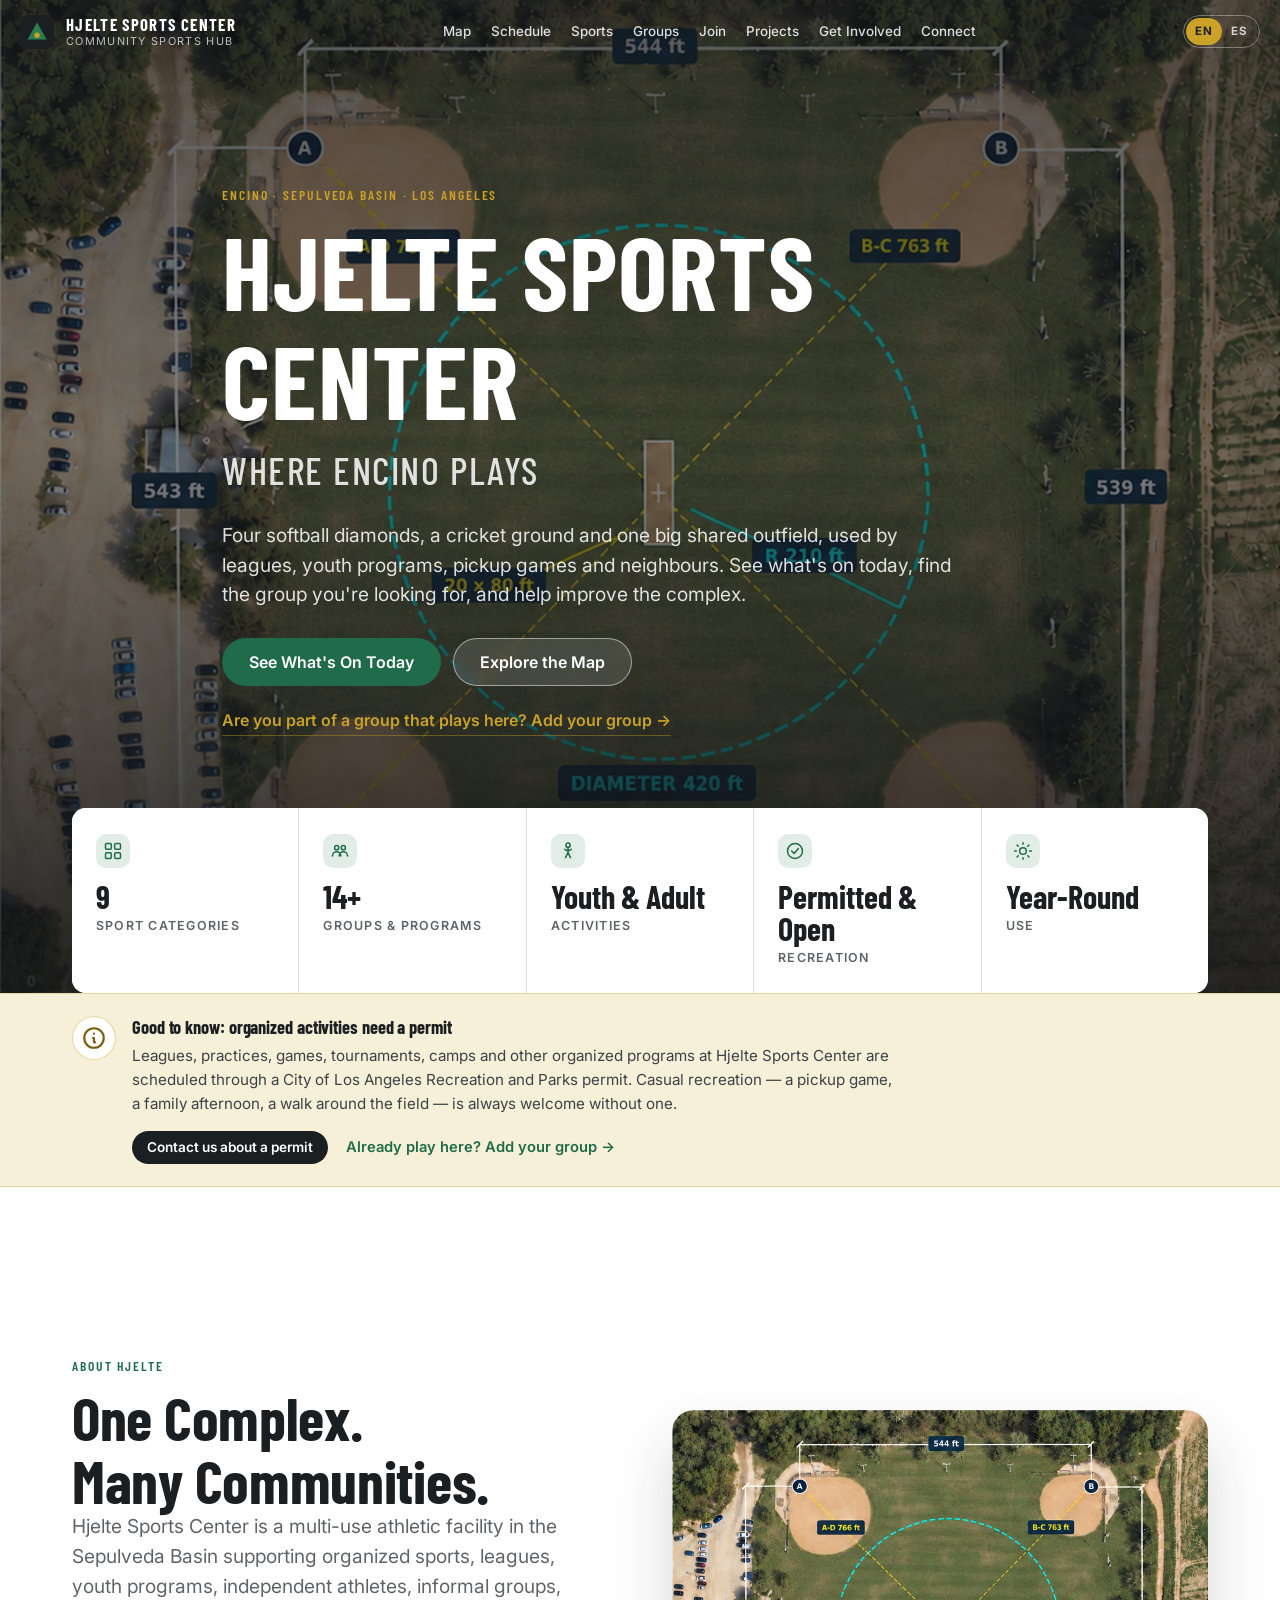
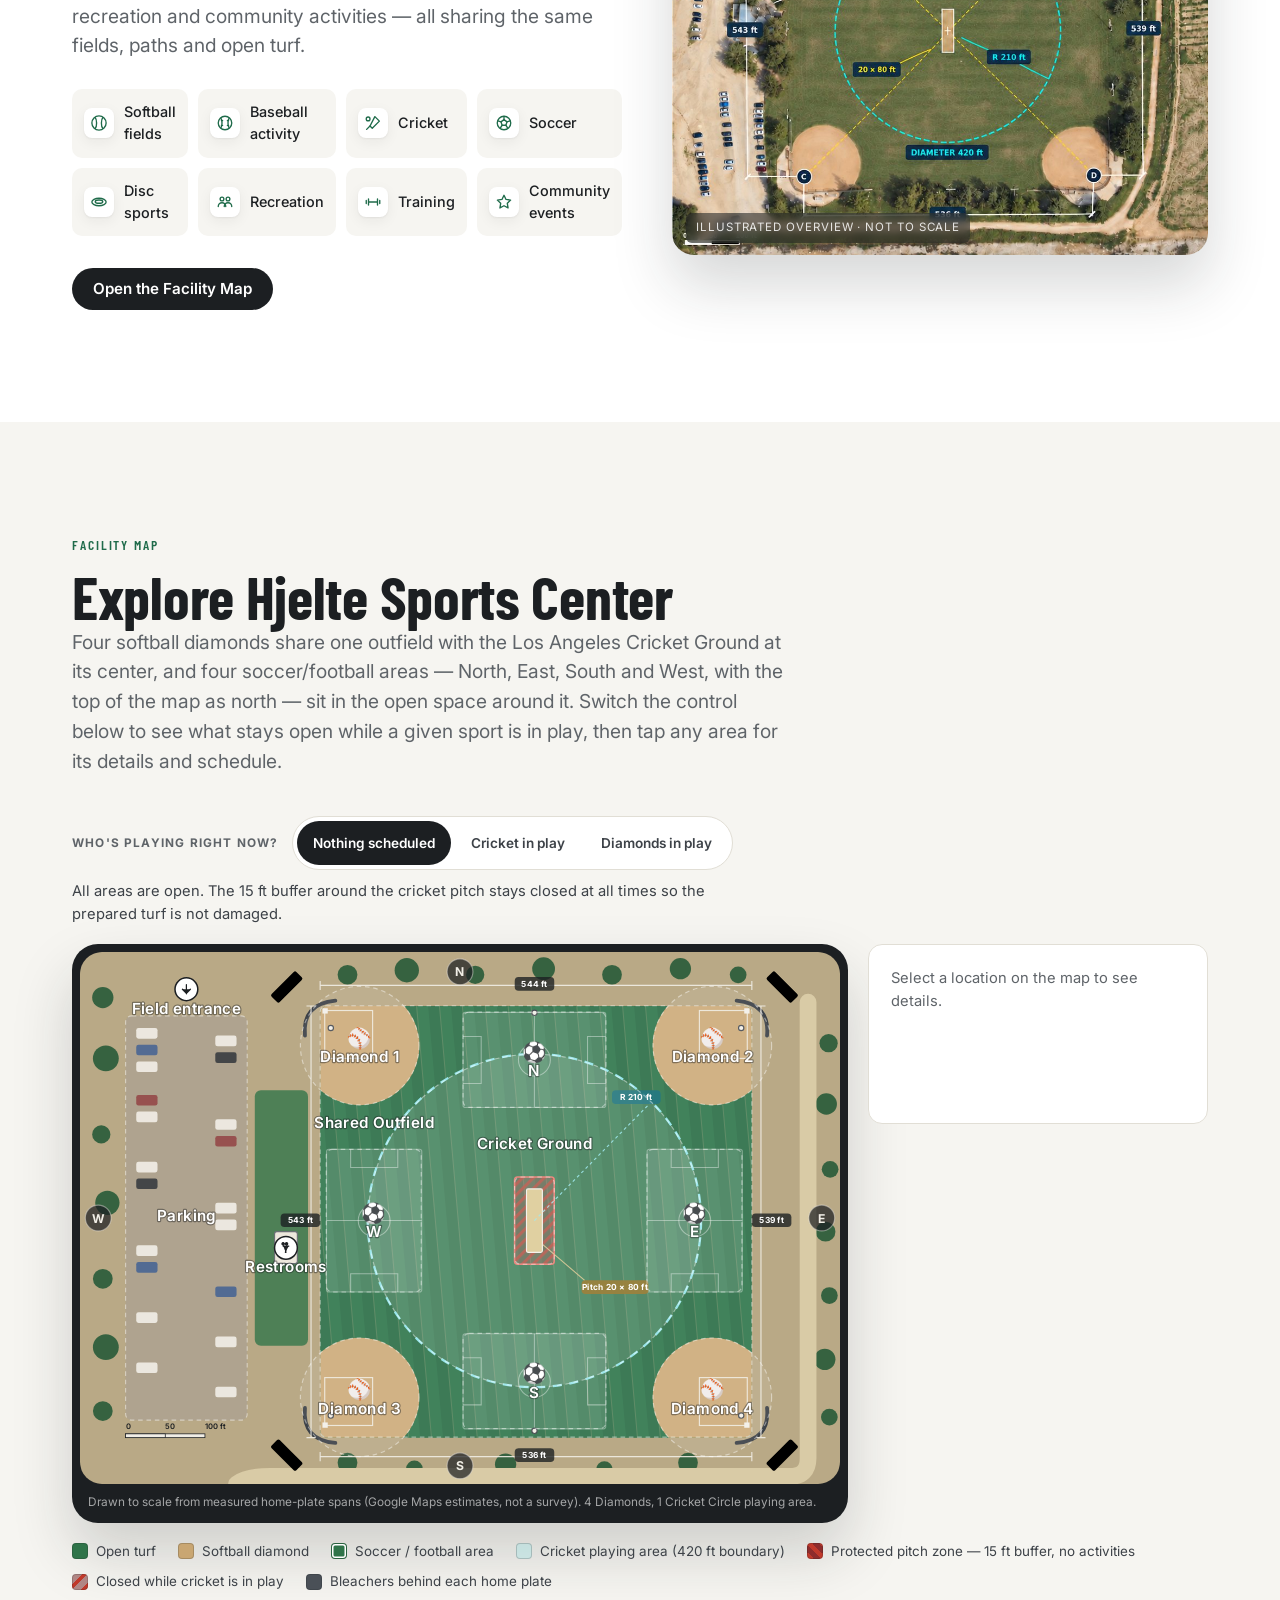
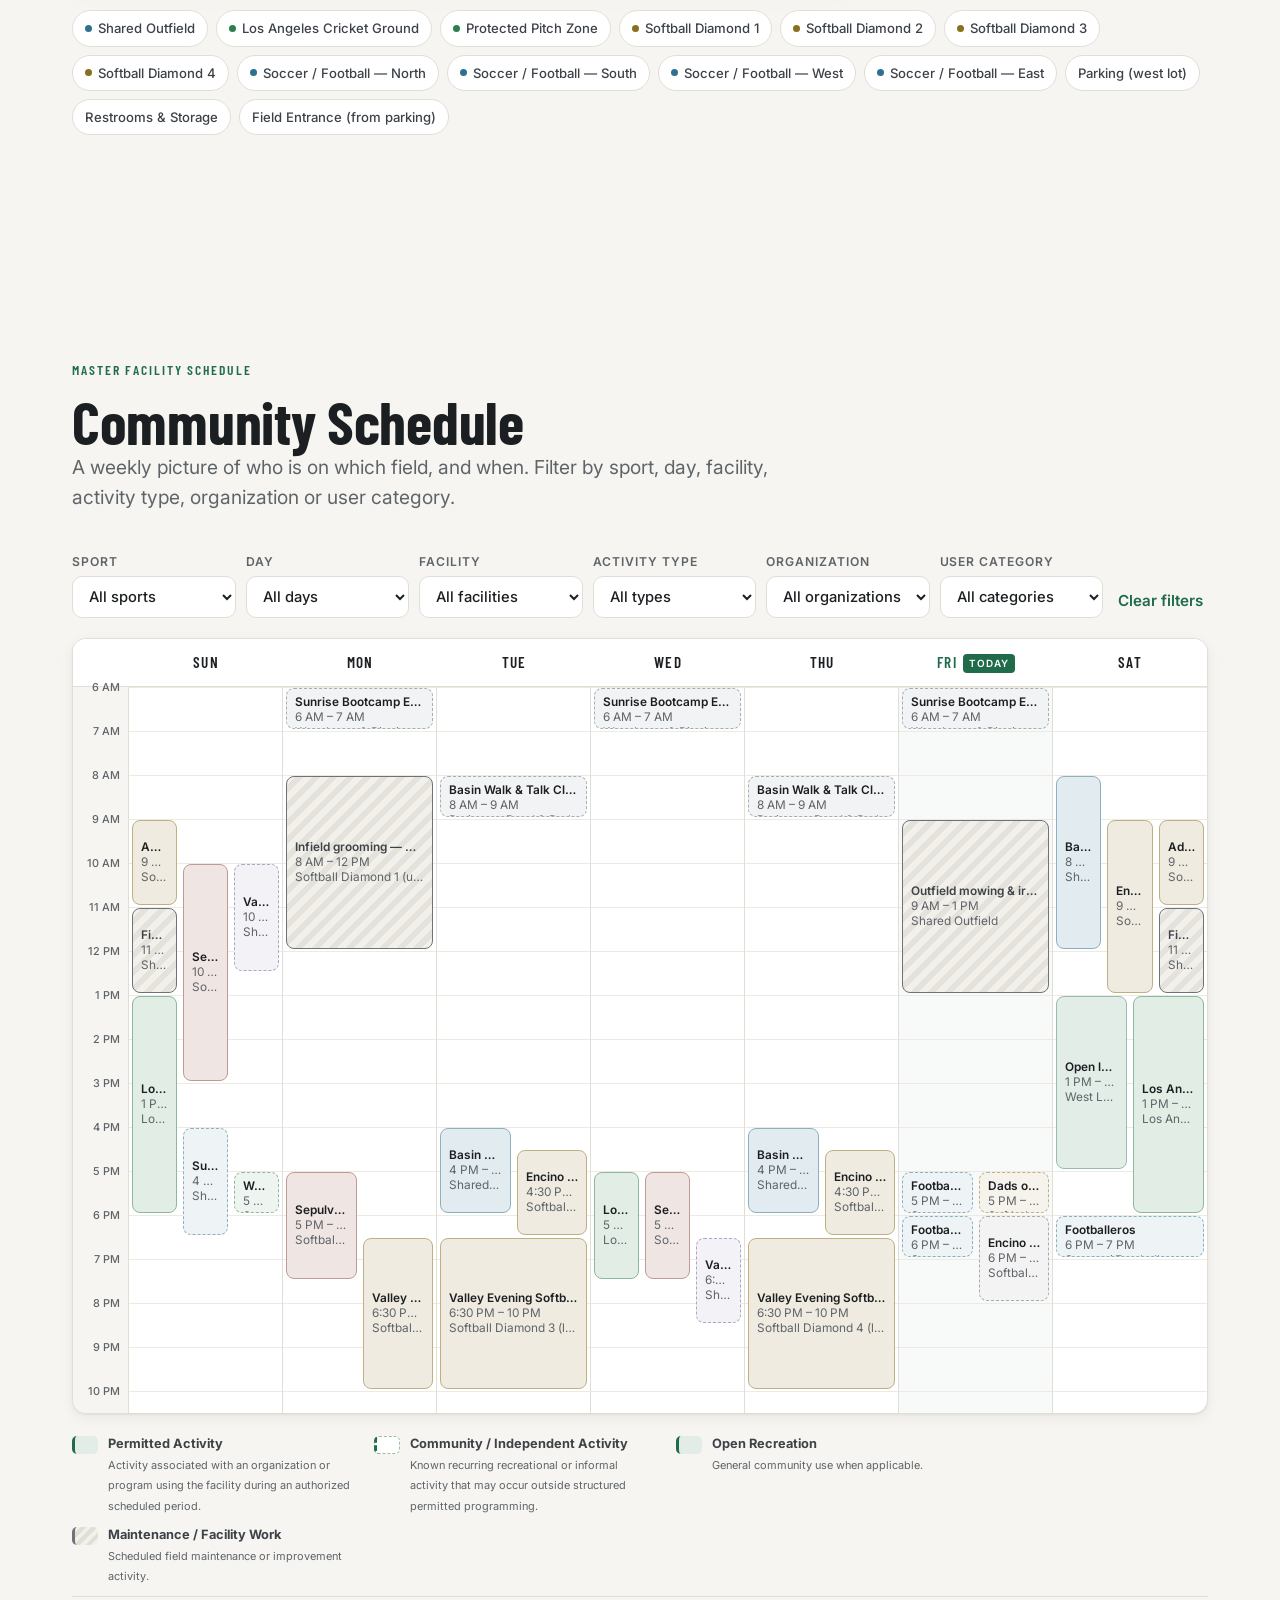
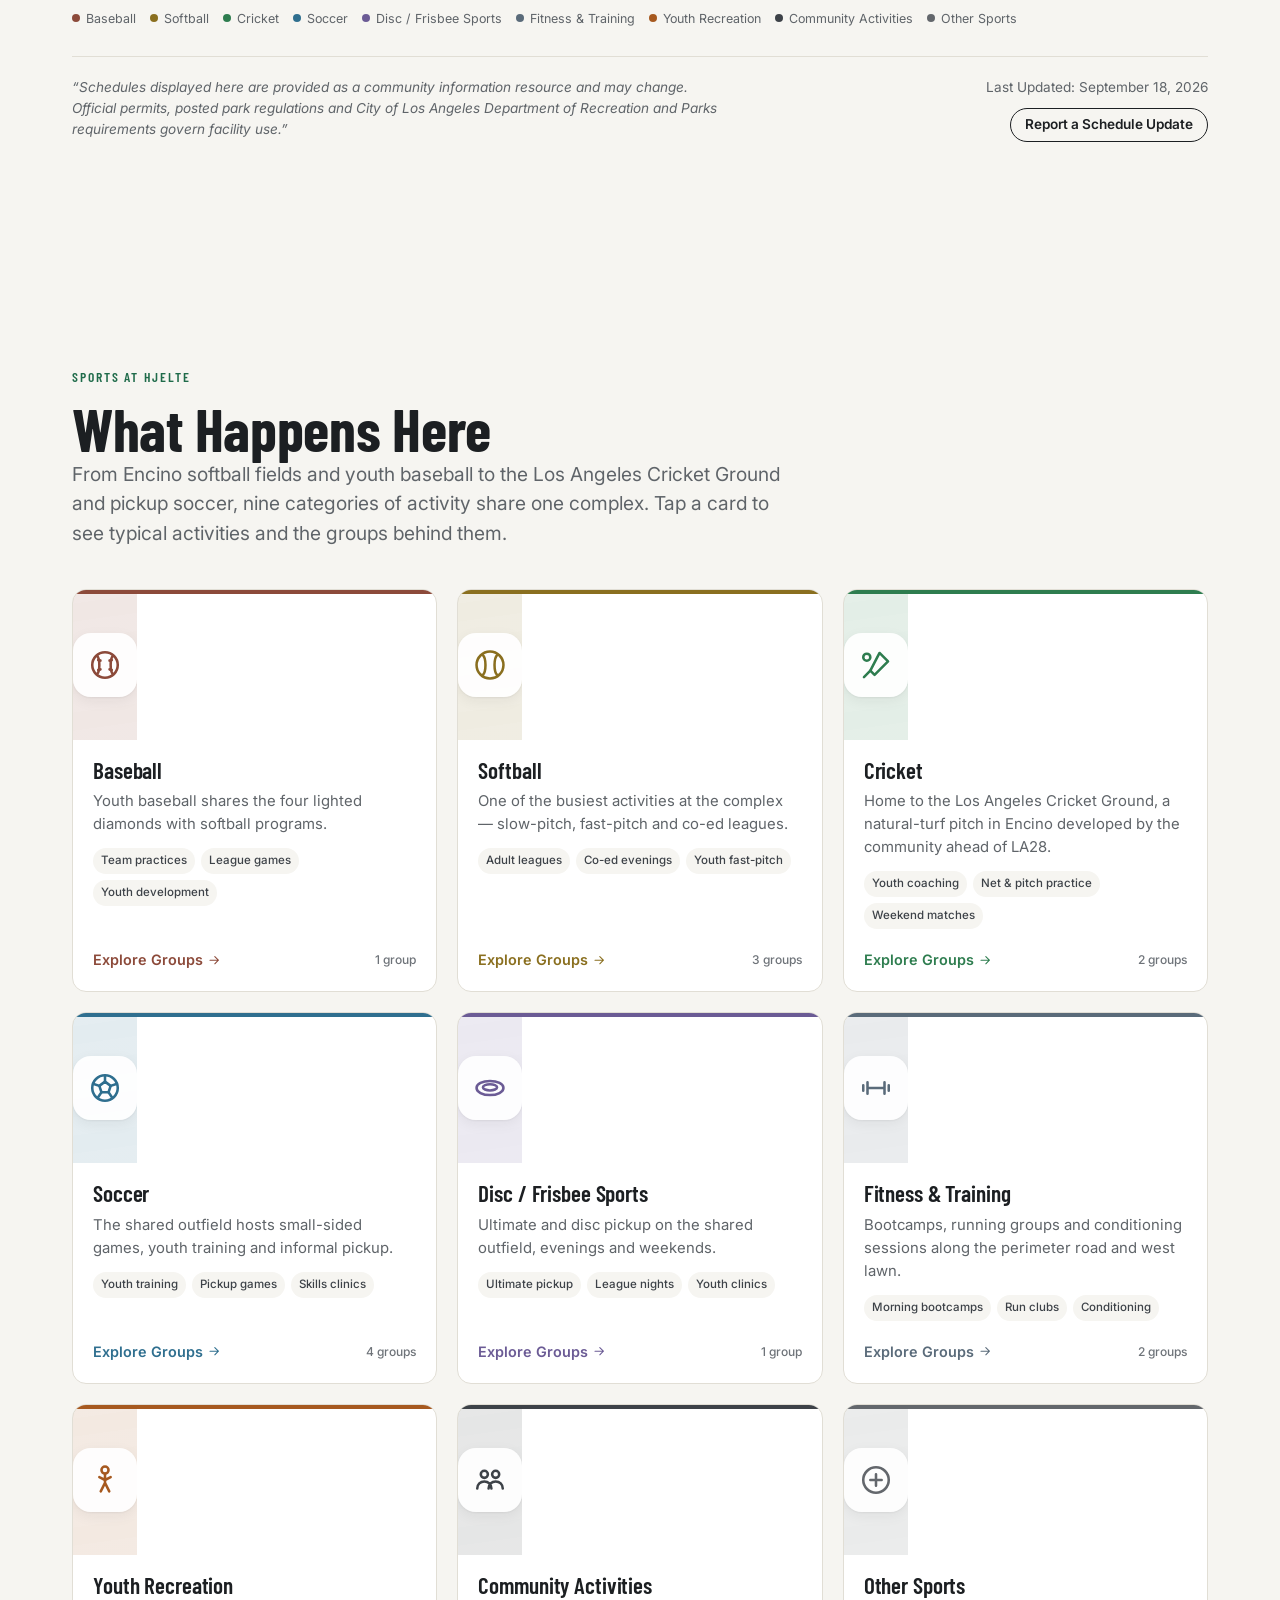
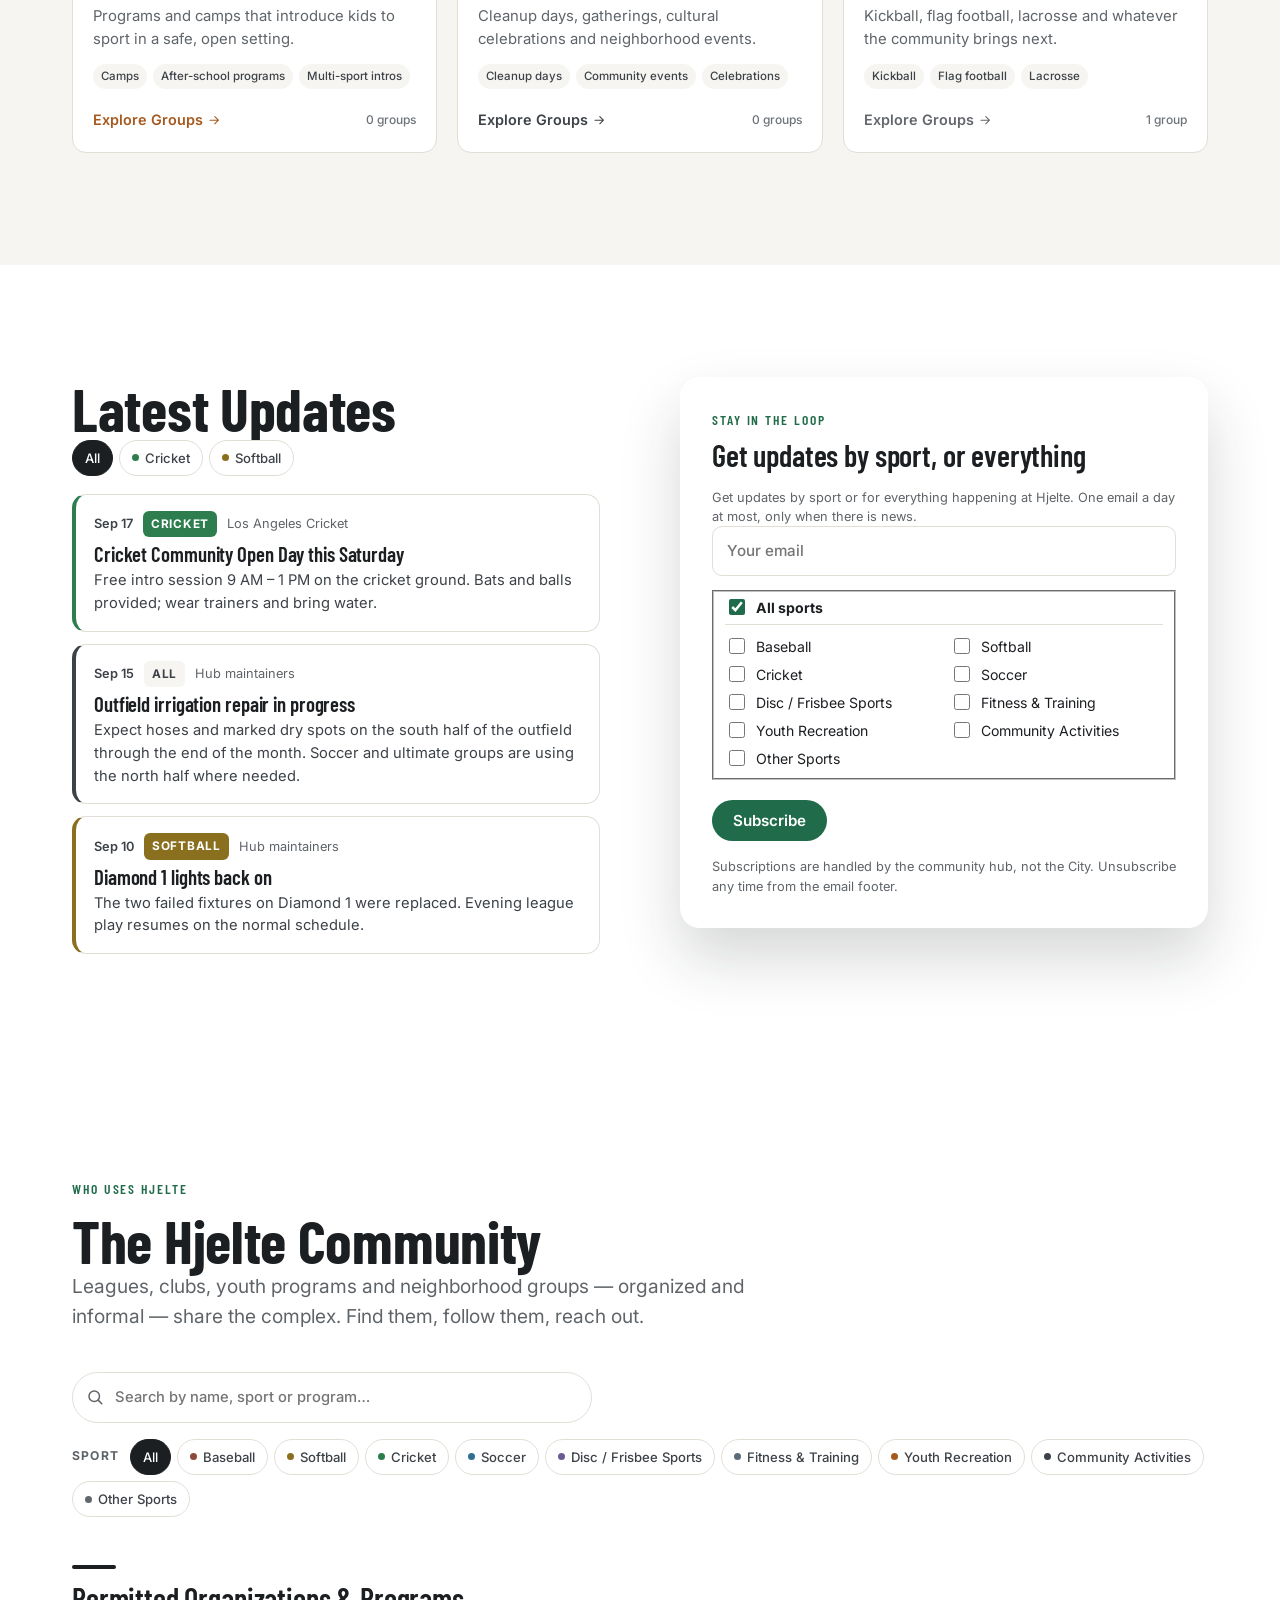
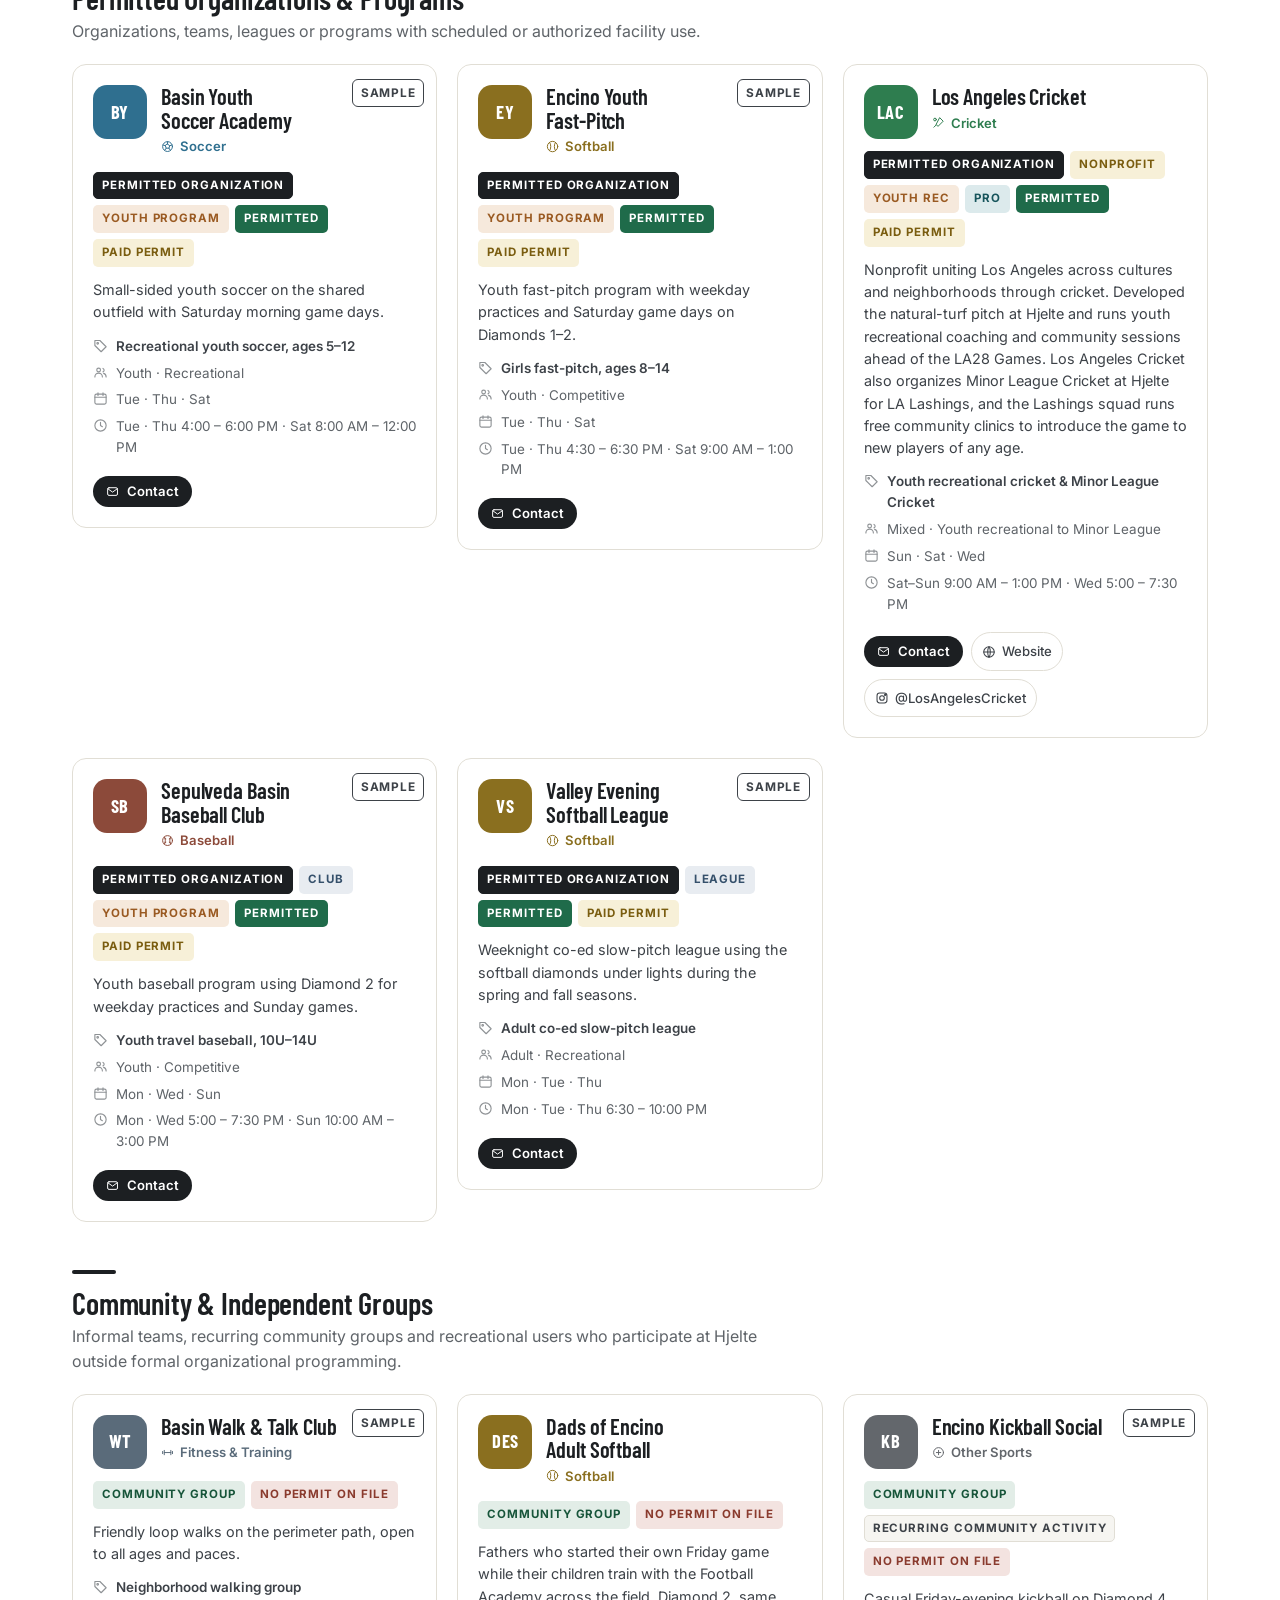
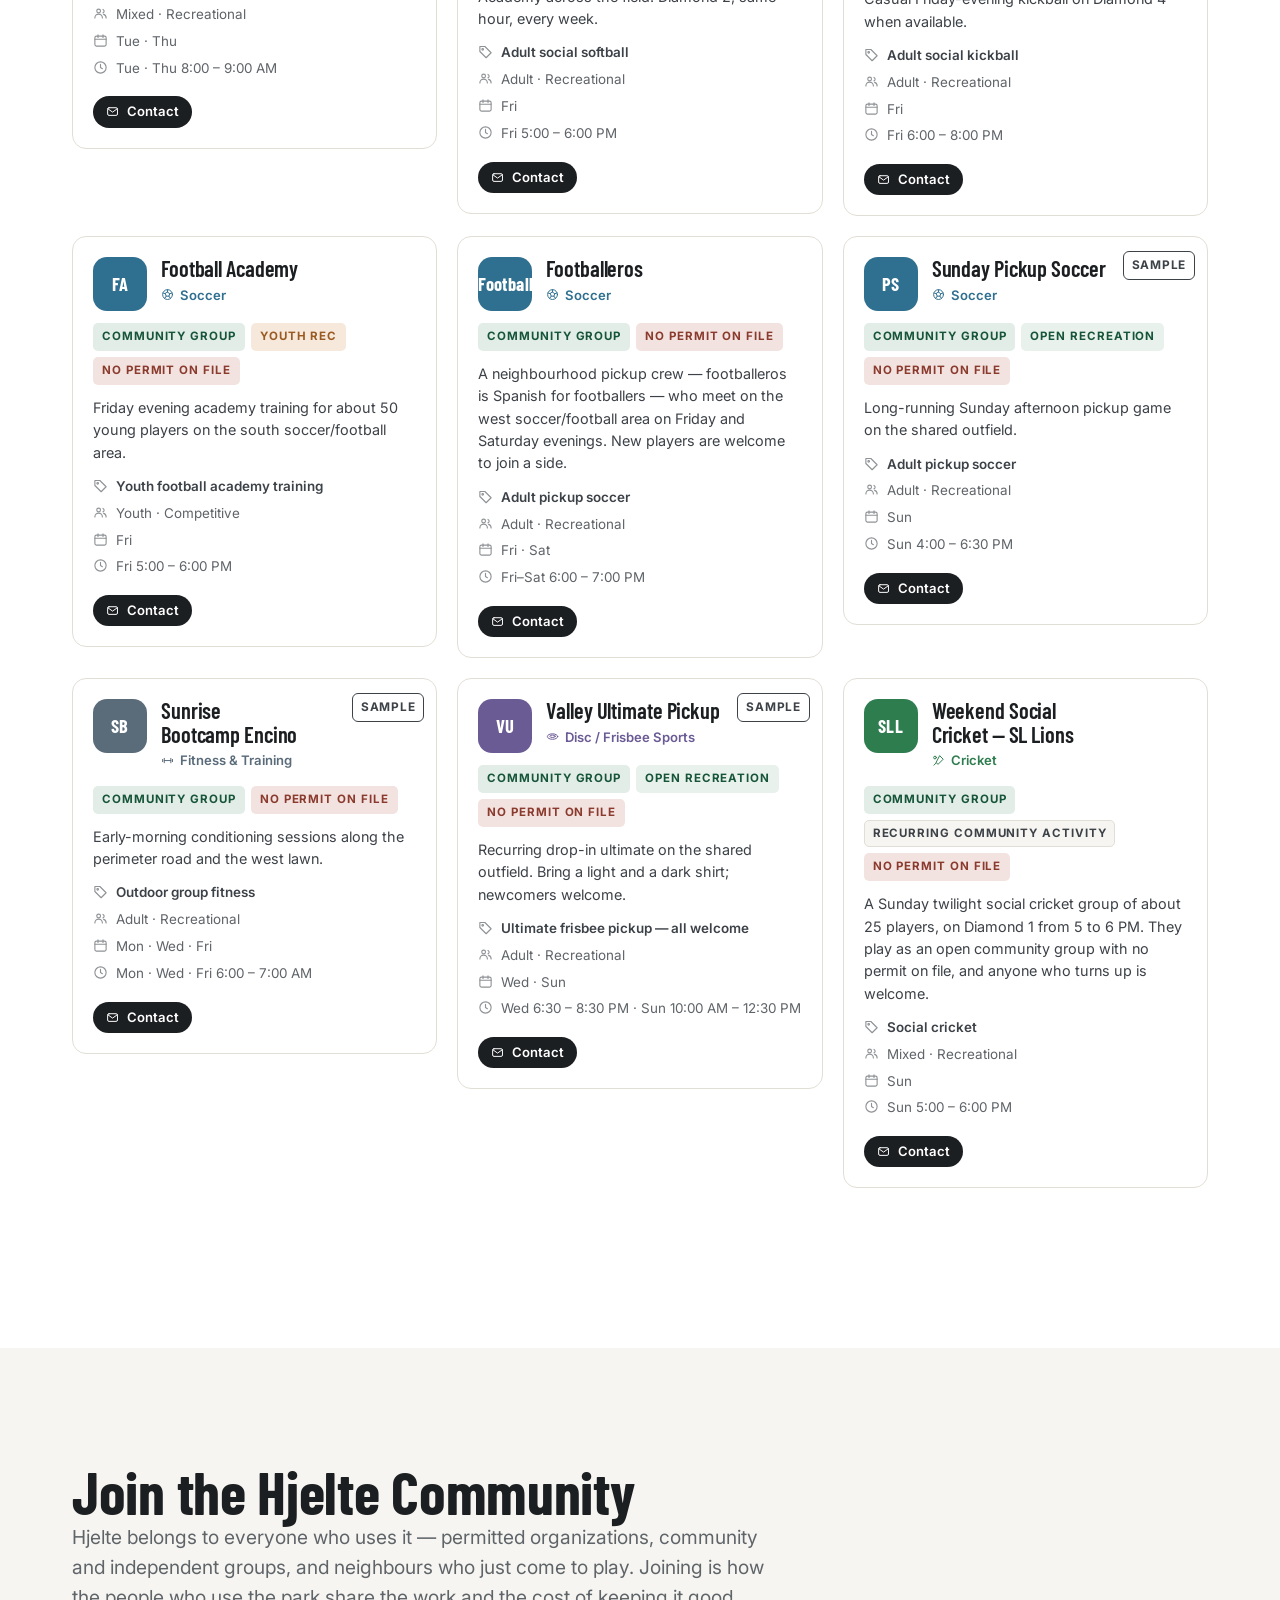
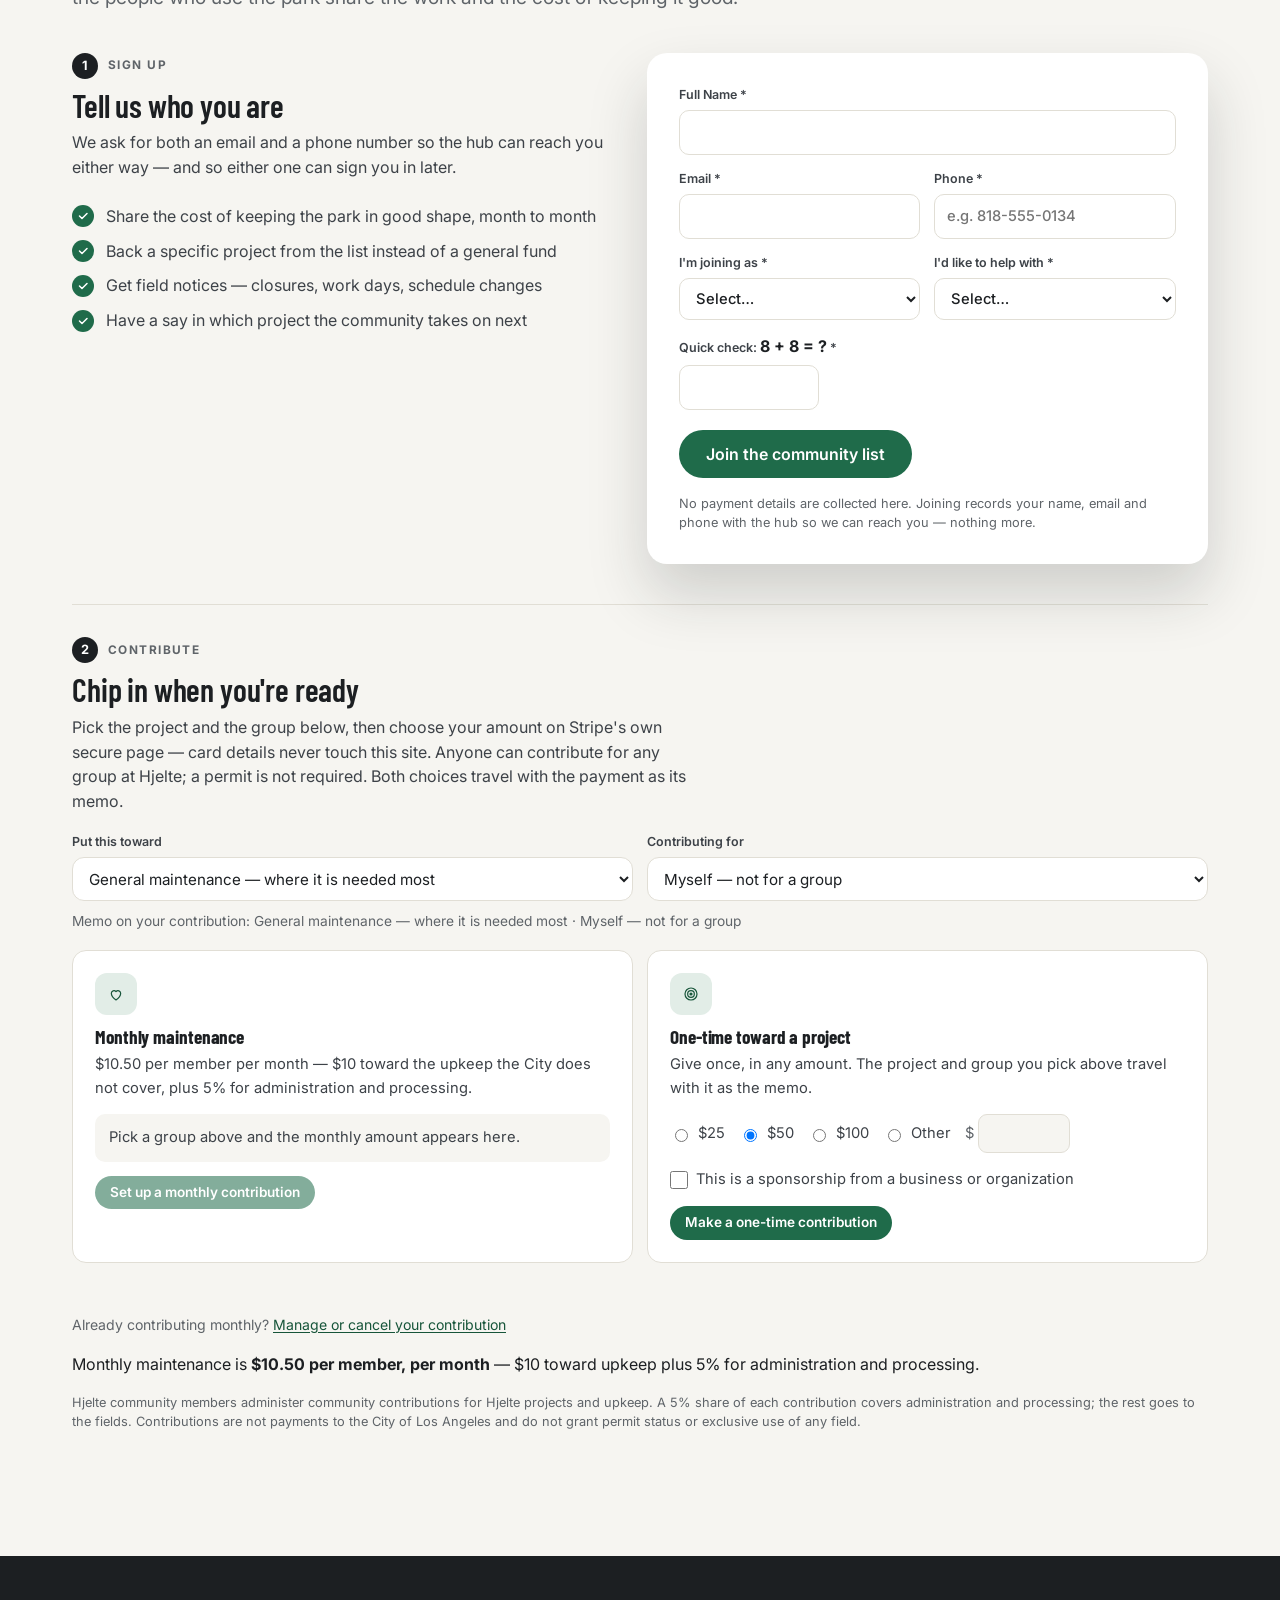
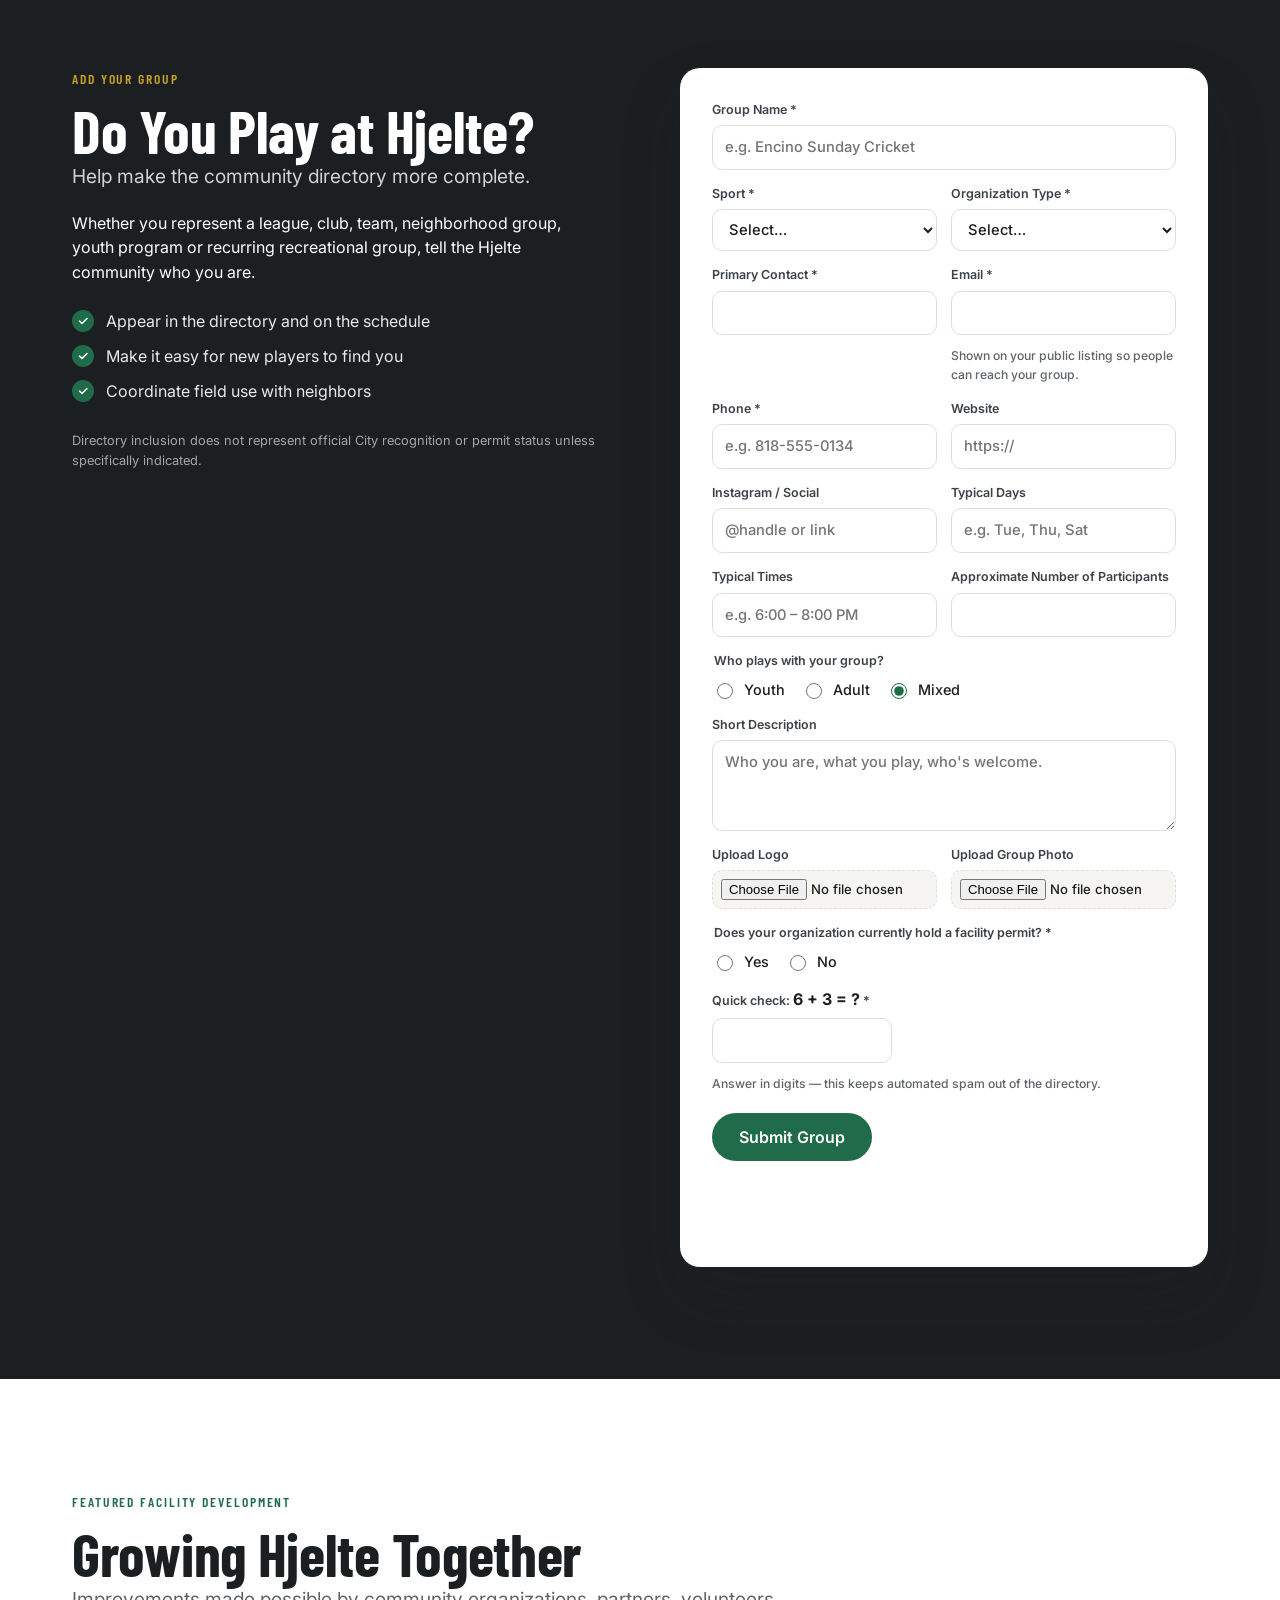
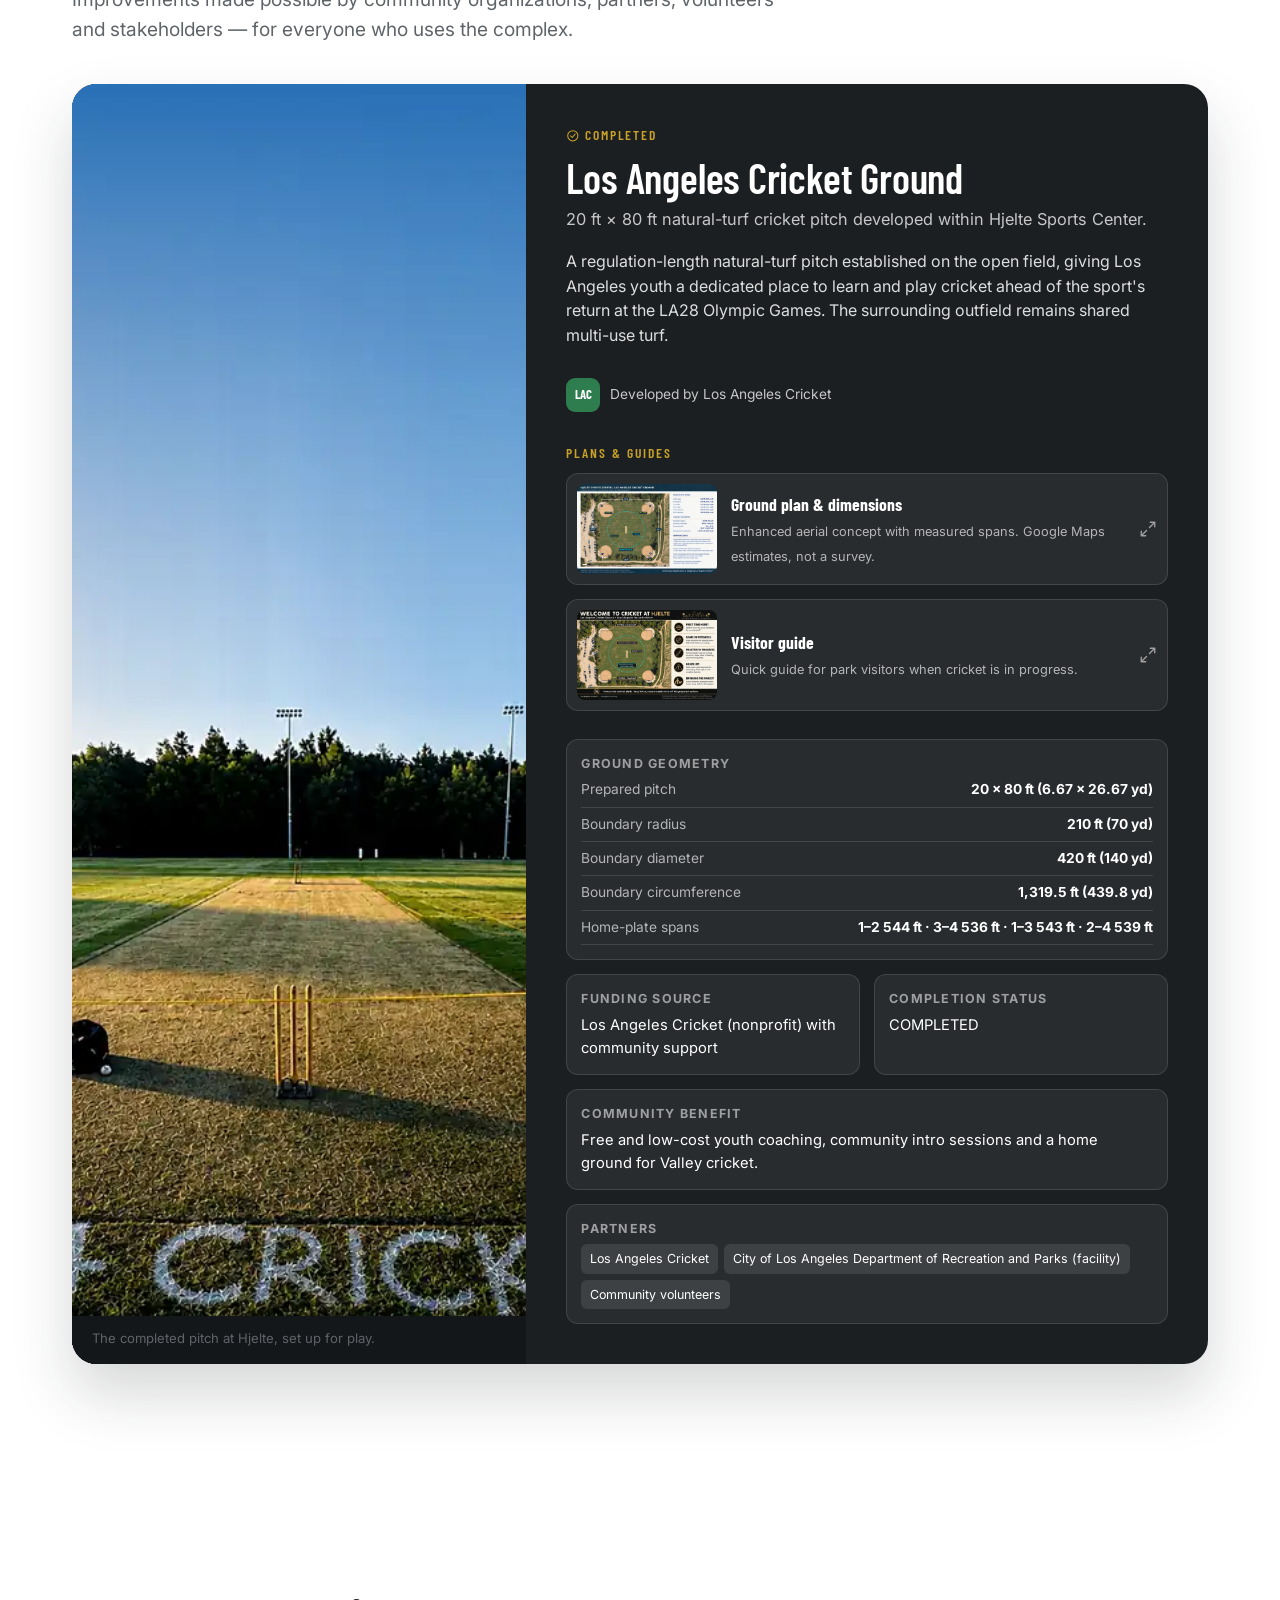
<file: index.html>
<!DOCTYPE html>
<html lang="en" class="no-js">
<head>
  <script>document.documentElement.className = document.documentElement.className.replace("no-js", "js");</script>
  <meta charset="utf-8">
  <meta name="viewport" content="width=device-width, initial-scale=1, viewport-fit=cover">
  <title>Hjelte Sports Center — Community Sports Hub · Encino, CA</title>
  <meta name="description" content="Softball, baseball, cricket and soccer fields at Hjelte Sports Center, 16200 Burbank Blvd, Encino (Sepulveda Basin). Schedules, groups and field permit info.">
  <meta name="theme-color" content="#1C1F22">
  <!-- Canonical host: hjeltesportscenter.com (GitHub Pages custom domain). -->
  <link rel="canonical" href="https://hjeltesportscenter.com/">
  <meta property="og:title" content="Hjelte Sports Center — Where Encino Plays">
  <meta property="og:description" content="Softball, baseball, cricket and soccer at Hjelte Sports Center in Encino. Schedules, groups, projects and how to get involved.">
  <meta property="og:type" content="website">
  <meta property="og:url" content="https://hjeltesportscenter.com/">
  <meta property="og:site_name" content="Hjelte Sports Center">
  <meta property="og:locale" content="en_US">
  <meta property="og:image" content="https://hjeltesportscenter.com/assets/img/hero-aerial.jpg">
  <meta property="og:image:width" content="1974">
  <meta property="og:image:height" content="1638">
  <meta property="og:image:alt" content="Aerial view of Hjelte Sports Center in Encino: four softball diamonds around a shared outfield with the Los Angeles Cricket Ground at the centre.">
  <meta name="twitter:card" content="summary_large_image">
  <meta name="twitter:title" content="Hjelte Sports Center — Where Encino Plays">
  <meta name="twitter:description" content="Softball, baseball, cricket and soccer at Hjelte Sports Center in Encino. Schedules, groups, projects and how to get involved.">
  <meta name="twitter:image" content="https://hjeltesportscenter.com/assets/img/hero-aerial.jpg">
  <link rel="icon" href="data:image/svg+xml,%3Csvg xmlns='http://www.w3.org/2000/svg' viewBox='0 0 64 64'%3E%3Crect width='64' height='64' rx='14' fill='%231C1F22'/%3E%3Cpath d='M14 46 32 14l18 32z' fill='%232E7D4F'/%3E%3Ccircle cx='32' cy='38' r='5' fill='%23C9A227'/%3E%3C/svg%3E">
  <link rel="preconnect" href="https://fonts.googleapis.com">
  <link rel="preconnect" href="https://fonts.gstatic.com" crossorigin>
  <link href="https://fonts.googleapis.com/css2?family=Barlow+Condensed:wght@500;600;700&family=Inter:wght@400;500;600;700&display=swap" rel="stylesheet">
  <link rel="preload" as="image" href="assets/img/hero-aerial.jpg" fetchpriority="high">
  <link rel="stylesheet" href="css/styles.css?v=2026-11-20c">
  <script type="application/ld+json">
  {
    "@context": "https://schema.org",
    "@graph": [
      {
        "@type": "SportsActivityLocation",
        "@id": "https://hjeltesportscenter.com/#place",
        "name": "Hjelte Sports Center",
        "description": "Public multi-use sports complex in the Sepulveda Basin, Encino, Los Angeles. Four lighted softball and baseball diamonds around a shared outfield, with the Los Angeles Cricket Ground at its centre.",
        "url": "https://hjeltesportscenter.com/",
        "image": "https://hjeltesportscenter.com/assets/img/hero-aerial.jpg",
        "telephone": "+1-818-765-0284",
        "address": { "@type": "PostalAddress", "streetAddress": "16200 Burbank Blvd.", "addressLocality": "Encino", "addressRegion": "CA", "postalCode": "91436", "addressCountry": "US" },
        "geo": { "@type": "GeoCoordinates", "latitude": 34.1670019, "longitude": -118.4846654 },
        "hasMap": "https://www.google.com/maps/search/?api=1&query=Hjelte+Sports+Center+16200+Burbank+Blvd+Encino+CA+91436",
        "containedInPlace": { "@type": "Place", "name": "Sepulveda Basin Recreation Area" },
        "publicAccess": true,
        "isAccessibleForFree": true,
        "amenityFeature": [
          { "@type": "LocationFeatureSpecification", "name": "Softball Diamonds A–D (lighted)" },
          { "@type": "LocationFeatureSpecification", "name": "Los Angeles Cricket Ground" },
          { "@type": "LocationFeatureSpecification", "name": "Shared soccer and disc outfield" },
          { "@type": "LocationFeatureSpecification", "name": "Perimeter walking and running path" },
          { "@type": "LocationFeatureSpecification", "name": "Restrooms" },
          { "@type": "LocationFeatureSpecification", "name": "Parking" }
        ],
        "sameAs": ["https://recreation.parks.lacity.gov/reccenter/hjelte-sports"]
      },
      {
        "@type": "SportsOrganization",
        "name": "Los Angeles Cricket",
        "url": "https://losangelescricket.org",
        "sameAs": ["https://instagram.com/LosAngelesCricket"],
        "location": { "@id": "https://hjeltesportscenter.com/#place" },
        "description": "Nonprofit uniting Los Angeles across cultures and neighborhoods through cricket. Developed the natural-turf cricket pitch at Hjelte Sports Center and runs youth coaching and community sessions ahead of the LA28 Olympic Games."
      }
    ]
  }
  </script>
</head>
<body>

<a class="skip-link" href="#explore">Skip to content</a>

<!-- ============================ HEADER ============================ -->
<header class="site-header" id="siteHeader">
  <div class="container header-inner">
    <a href="#top" class="brand" aria-label="Hjelte Sports Center — back to top">
      <span class="brand-mark" aria-hidden="true">
        <svg viewBox="0 0 64 64" width="34" height="34"><rect width="64" height="64" rx="14" fill="#1C1F22"/><path d="M14 46 32 14l18 32z" fill="#2E7D4F"/><circle cx="32" cy="38" r="5" fill="#C9A227"/></svg>
      </span>
      <span class="brand-text">
        <span class="brand-name">Hjelte Sports Center</span>
        <span class="brand-sub">Community Sports Hub</span>
      </span>
    </a>

    <nav class="site-nav" id="siteNav" aria-label="Primary">
      <ul>
        <li><a href="#facility">Map</a></li>
        <li><a href="#schedule">Schedule</a></li>
        <li><a href="#sports">Sports</a></li>
        <li><a href="#groups">Groups</a></li>
        <li><a href="#membership">Join</a></li>
        <li><a href="#projects">Projects</a></li>
        <li><a href="#get-involved">Get Involved</a></li>
        <li><a href="#connect">Connect</a></li>
      </ul>
      <a href="#schedule" class="btn btn-primary btn-sm nav-cta">View Schedule</a>
    </nav>

    <div class="lang-toggle" role="group" aria-label="Language"><button type="button" data-lang="en" lang="en" aria-pressed="true">EN</button><button type="button" data-lang="es" lang="es" aria-pressed="false">ES</button></div>

    <button class="nav-toggle" id="navToggle" aria-expanded="false" aria-controls="siteNav" aria-label="Open menu">
      <span></span><span></span><span></span>
    </button>
  </div>
</header>

<main id="top">

<!-- ============================ 1. HERO ============================ -->
<section class="hero" id="hero">
  <div class="hero-media" id="heroMedia" data-image="hero" data-label="hero-aerial.jpg" data-alt="Aerial view of Hjelte Sports Center in Encino: four softball diamonds around a shared outfield with the Los Angeles Cricket Ground at the centre, parking along Burbank Blvd.">
    <svg class="aerial" viewBox="0 0 1600 900" preserveAspectRatio="xMidYMid slice" aria-hidden="true">
      <defs>
        <pattern id="stripes" width="80" height="900" patternUnits="userSpaceOnUse" patternTransform="rotate(-8)">
          <rect width="40" height="900" fill="#2C6B45"/><rect x="40" width="40" height="900" fill="#2F7449"/>
        </pattern>
        <radialGradient id="vig" cx="50%" cy="45%" r="75%"><stop offset="0" stop-color="#000" stop-opacity="0"/><stop offset="1" stop-color="#000" stop-opacity=".55"/></radialGradient>
      </defs>
      <rect width="1600" height="900" fill="url(#stripes)"/>
      <!-- roads / paths -->
      <path d="M0 120 H1600" stroke="#6E6A61" stroke-width="46" opacity=".9"/>
      <path d="M0 120 H1600" stroke="#F1EEE6" stroke-width="2" stroke-dasharray="26 22" opacity=".5"/>
      <path d="M120 160 V860 M1480 160 V860 M120 500 H1480" stroke="#C9C2B3" stroke-width="14" opacity=".55"/>
      <!-- parking -->
      <rect x="160" y="160" width="1280" height="90" fill="#7E7A72"/>
      <g stroke="#E6E1D6" stroke-width="2" opacity=".6">
        <path d="M200 160 V250 M260 160 V250 M320 160 V250 M380 160 V250 M440 160 V250 M500 160 V250 M560 160 V250 M620 160 V250 M680 160 V250 M740 160 V250 M800 160 V250 M860 160 V250 M920 160 V250 M980 160 V250 M1040 160 V250 M1100 160 V250 M1160 160 V250 M1220 160 V250 M1280 160 V250 M1340 160 V250 M1400 160 V250"/>
      </g>
      <!-- diamond cluster -->
      <g transform="translate(560 520)">
        <g transform="rotate(45)"><rect x="-190" y="-190" width="180" height="180" fill="#B08A5A" opacity=".9"/><rect x="10" y="-190" width="180" height="180" fill="#B08A5A" opacity=".9"/><rect x="-190" y="10" width="180" height="180" fill="#B08A5A" opacity=".9"/><rect x="10" y="10" width="180" height="180" fill="#B08A5A" opacity=".9"/></g>
        <g fill="#3E8A57"><circle cx="-135" cy="-135" r="46"/><circle cx="135" cy="-135" r="46"/><circle cx="-135" cy="135" r="46"/><circle cx="135" cy="135" r="46"/></g>
        <circle r="30" fill="#8F8B82"/>
      </g>
      <!-- baseball diamond -->
      <g transform="translate(1250 520) rotate(45)"><rect x="-150" y="-150" width="300" height="300" fill="#B08A5A" opacity=".9"/><rect x="-95" y="-95" width="190" height="190" fill="#3E8A57"/><rect x="-48" y="-48" width="96" height="96" fill="#B08A5A"/></g>
      <!-- cricket pitch -->
      <rect x="1148" y="690" width="26" height="150" fill="#C7B27A" opacity=".9"/>
      <ellipse cx="1161" cy="765" rx="150" ry="110" fill="none" stroke="#F1EEE6" stroke-width="3" opacity=".55"/>
      <!-- soccer field lines -->
      <g fill="none" stroke="#F1EEE6" stroke-width="3" opacity=".6"><rect x="170" y="700" width="360" height="160"/><circle cx="350" cy="780" r="30"/><path d="M350 700 V860"/></g>
      <rect width="1600" height="900" fill="url(#vig)"/>
    </svg>
    <div class="hero-shade"></div>
  </div>

  <div class="container hero-content">
    <p class="eyebrow reveal">Encino · Sepulveda Basin · Los Angeles</p>
    <h1 class="reveal">Hjelte Sports Center</h1>
    <p class="hero-sub reveal">Where Encino Plays</p>
    <p class="hero-lead reveal">Four softball diamonds, a cricket ground and one big shared outfield, used by leagues, youth programs, pickup games and neighbours. See what's on today, find the group you're looking for, and help improve the complex.</p>
    <div class="hero-actions reveal">
      <a href="#schedule" class="btn btn-primary btn-lg">See What's On Today</a>
      <a href="#facility" class="btn btn-ghost btn-lg">Explore the Map</a>
    </div>
    <a href="#add-group" class="hero-link reveal">Are you part of a group that plays here? Add your group →</a>
  </div>

  <div class="container">
    <ul class="stats-strip reveal" id="statsStrip" aria-label="Facility at a glance">
      <li><span class="stat-icon" data-icon="grid"></span><strong data-count="sports">9</strong><span>Sport Categories</span></li>
      <li><span class="stat-icon" data-icon="community"></span><strong data-count="groups">11</strong><span>Groups &amp; Programs</span></li>
      <li><span class="stat-icon" data-icon="youth"></span><strong>Youth &amp; Adult</strong><span>Activities</span></li>
      <li><span class="stat-icon" data-icon="check"></span><strong>Permitted &amp; Open</strong><span>Recreation</span></li>
      <li><span class="stat-icon" data-icon="sun"></span><strong>Year-Round</strong><span>Use</span></li>
    </ul>
  </div>
</section>

<aside class="permit-notice" aria-labelledby="permitNoticeTitle">
  <div class="container">
    <div class="permit-notice-inner">
      <span class="permit-notice-icon" aria-hidden="true">
        <svg viewBox="0 0 24 24" width="26" height="26" fill="none" stroke="currentColor" stroke-width="2" stroke-linecap="round" stroke-linejoin="round"><circle cx="12" cy="12" r="9"/><path d="M12 8h.01M11 12h1v4h1"/></svg>
      </span>
      <div class="permit-notice-body">
        <h2 id="permitNoticeTitle">Good to know: organized activities need a permit</h2>
        <p>Leagues, practices, games, tournaments, camps and other organized programs at Hjelte Sports Center are scheduled through a City of Los Angeles Recreation and Parks permit. Casual recreation — a pickup game, a family afternoon, a walk around the field — is always welcome without one.</p>
        <p class="permit-notice-actions">
          <a href="#connect" class="btn btn-dark btn-sm">Contact us about a permit</a>
          <a href="#add-group" class="permit-notice-link">Already play here? Add your group →</a>
        </p>
      </div>
    </div>
  </div>
</aside>


<!-- ============================ 2. ABOUT ============================ -->
<section class="section about" id="explore">
  <div class="container grid-2 align-center">
    <div class="about-copy">
      <p class="eyebrow reveal">About Hjelte</p>
      <h2 class="reveal">One Complex.<br>Many Communities.</h2>
      <p class="lead reveal">Hjelte Sports Center is a multi-use athletic facility in the Sepulveda Basin supporting organized sports, leagues, youth programs, independent athletes, informal groups, recreation and community activities — all sharing the same fields, paths and open turf.</p>
      <ul class="callout-grid reveal" id="aboutCallouts">
        <li data-icon="softball">Softball fields</li>
        <li data-icon="baseball">Baseball activity</li>
        <li data-icon="cricket">Cricket</li>
        <li data-icon="soccer">Soccer</li>
        <li data-icon="disc">Disc sports</li>
        <li data-icon="community">Recreation</li>
        <li data-icon="fitness">Training</li>
        <li data-icon="star">Community events</li>
      </ul>
      <a href="#facility" class="btn btn-dark reveal">Open the Facility Map</a>
    </div>
    <figure class="about-map reveal" data-image="about" data-label="about-aerial.jpg" data-alt="Aerial map of the Hjelte Sports Center complex showing the four softball diamonds, the shared outfield and the cricket ground.">
      <svg viewBox="0 0 600 460" class="mini-map" role="img" aria-label="Illustrated overview of the Hjelte Sports Center layout">
        <defs><pattern id="miniStripes" width="34" height="460" patternUnits="userSpaceOnUse" patternTransform="rotate(-6)"><rect width="17" height="460" fill="#2B6B42"/><rect x="17" width="17" height="460" fill="#2F7449"/></pattern></defs>
        <rect width="600" height="460" rx="22" fill="#2F7449"/>
        <rect width="600" height="460" rx="22" fill="url(#miniStripes)"/>
        <rect x="0" y="0" width="600" height="34" rx="22" fill="#6E6A61"/>
        <rect x="30" y="44" width="540" height="46" rx="6" fill="#7E7A72"/>
        <g transform="translate(200 230)"><g transform="rotate(45)" fill="#B08A5A"><rect x="-112" y="-112" width="104" height="104"/><rect x="8" y="-112" width="104" height="104"/><rect x="-112" y="8" width="104" height="104"/><rect x="8" y="8" width="104" height="104"/></g><g fill="#3E8A57"><circle cx="-80" cy="-80" r="26"/><circle cx="80" cy="-80" r="26"/><circle cx="-80" cy="80" r="26"/><circle cx="80" cy="80" r="26"/></g><circle r="16" fill="#8F8B82"/></g>
        <g transform="translate(470 220) rotate(45)"><rect x="-78" y="-78" width="156" height="156" fill="#B08A5A"/><rect x="-50" y="-50" width="100" height="100" fill="#3E8A57"/><rect x="-24" y="-24" width="48" height="48" fill="#B08A5A"/></g>
        <g fill="none" stroke="#F1EEE6" stroke-width="2" opacity=".7"><rect x="40" y="360" width="180" height="80"/><path d="M130 360 V440"/><circle cx="130" cy="400" r="14"/><rect x="240" y="360" width="150" height="80"/></g>
        <rect x="452" y="370" width="12" height="64" fill="#C7B27A"/>
        <ellipse cx="458" cy="402" rx="70" ry="48" fill="none" stroke="#F1EEE6" stroke-width="2" opacity=".6"/>
        <g class="mini-labels" font-family="Inter, sans-serif" font-size="11" fill="#F6F5F1" font-weight="600">
          <text x="48" y="74">PARKING · BURBANK BLVD</text>
          <text x="200" y="336" text-anchor="middle">SOFTBALL DIAMONDS</text>
          <text x="470" y="336" text-anchor="middle">BASEBALL</text>
          <text x="215" y="354" text-anchor="middle">SOCCER / DISC TURF</text>
          <text x="458" y="358" text-anchor="middle">CRICKET</text>
        </g>
      </svg>
      <figcaption>Illustrated overview · not to scale</figcaption>
    </figure>
  </div>
</section>

<section class="section facility" id="facility">
  <div class="container">
    <div class="section-head reveal">
      <p class="eyebrow">Facility Map</p>
      <h2>Explore Hjelte Sports Center</h2>
      <p class="lead">Four softball diamonds share one outfield with the Los Angeles Cricket Ground at its center, and four soccer/football areas — North, East, South and West, with the top of the map as north — sit in the open space around it. Switch the control below to see what stays open while a given sport is in play, then tap any area for its details and schedule.</p>
    </div>

    <div class="map-modes reveal" role="group" aria-label="Show what is open while a sport is in play">
      <span class="map-modes-label">Who's playing right now?</span>
      <div class="map-mode-btns">
        <button type="button" class="mode-btn is-active" data-mode="open" aria-pressed="true">Nothing scheduled</button>
        <button type="button" class="mode-btn" data-mode="cricket" aria-pressed="false">Cricket in play</button>
        <button type="button" class="mode-btn" data-mode="diamonds" aria-pressed="false">Diamonds in play</button>
      </div>
    </div>
    <p class="map-mode-note" id="mapModeNote" role="status">All areas are open. The 15 ft buffer around the cricket pitch stays closed at all times so the prepared turf is not damaged.</p>

    <div class="map-layout reveal">
      <div class="map-canvas" id="mapCanvas">
        <svg viewBox="0 0 1000 700" class="facility-svg mode-open" id="facilitySvg" role="img" aria-label="Interactive schematic map of Hjelte Sports Center, drawn to scale">
          <defs>
            <pattern id="mapStripes" width="30" height="700" patternUnits="userSpaceOnUse" patternTransform="rotate(-5)"><rect width="15" height="700" fill="#2E7049"/><rect x="15" width="15" height="700" fill="#33794F"/></pattern>
            <pattern id="redHatch" width="10" height="10" patternUnits="userSpaceOnUse" patternTransform="rotate(45)"><rect width="10" height="10" fill="#8E2C2C" fill-opacity=".34"/><rect width="4" height="10" fill="#C0392B" fill-opacity=".72"/></pattern>
            <pattern id="warnHatch" width="12" height="12" patternUnits="userSpaceOnUse" patternTransform="rotate(-45)"><rect width="12" height="12" fill="#7A2E2E" fill-opacity=".30"/><rect width="5" height="12" fill="#C0392B" fill-opacity=".55"/></pattern>
            <clipPath id="fieldClip"><rect x="316" y="71" width="568" height="568" rx="10"/></clipPath>
            <clipPath id="cricketClip"><circle cx="597.9" cy="353.4" r="219.3"/></clipPath>
            <g id="bleacherSym"><rect x="-23" y="-7.5" width="46" height="15" rx="2.5"/><path d="M-23 -2.5H23M-23 2.5H23" class="tier"/></g>
          </defs>

          <!-- surroundings: sandy ground, trees, perimeter dirt road -->
          <rect width="1000" height="700" rx="26" fill="#B9A986"/>
          <g fill="#2B5D3B" opacity=".92">
            <circle cx="352" cy="30" r="13"/><circle cx="430" cy="24" r="16"/><circle cx="520" cy="30" r="12"/><circle cx="610" cy="22" r="15"/><circle cx="700" cy="30" r="13"/><circle cx="790" cy="22" r="14"/><circle cx="866" cy="30" r="11"/>
            <circle cx="985" cy="120" r="12"/><circle cx="982" cy="200" r="14"/><circle cx="987" cy="286" r="11"/><circle cx="981" cy="368" r="13"/><circle cx="986" cy="452" r="11"/><circle cx="980" cy="536" r="14"/><circle cx="986" cy="612" r="11"/>
            <circle cx="30" cy="60" r="14"/><circle cx="34" cy="140" r="17"/><circle cx="28" cy="240" r="12"/><circle cx="36" cy="330" r="16"/><circle cx="30" cy="430" r="13"/><circle cx="34" cy="520" r="17"/><circle cx="30" cy="604" r="13"/>
            <circle cx="352" cy="672" r="13"/><circle cx="440" cy="680" r="11"/><circle cx="560" cy="674" r="14"/><circle cx="690" cy="681" r="11"/><circle cx="800" cy="672" r="13"/>
          </g>
          <path d="M958 66 V666 Q958 690 934 690 H250 Q220 690 206 700" fill="none" stroke="#D9CBA6" stroke-width="22" stroke-linecap="round"/>

          <!-- parking lot (west) -->
          <rect x="60" y="84" width="160" height="532" rx="8" fill="#A99C86"/>
          <g fill="#F1EEE6" opacity=".9">
            <rect x="74" y="100" width="28" height="14" rx="3"/><rect x="74" y="122" width="28" height="14" rx="3" fill="#3B5A8C"/><rect x="74" y="144" width="28" height="14" rx="3"/><rect x="74" y="188" width="28" height="14" rx="3" fill="#8C3B3B"/><rect x="74" y="210" width="28" height="14" rx="3"/><rect x="74" y="276" width="28" height="14" rx="3"/><rect x="74" y="298" width="28" height="14" rx="3" fill="#2A2E32"/><rect x="74" y="386" width="28" height="14" rx="3"/><rect x="74" y="408" width="28" height="14" rx="3" fill="#3B5A8C"/><rect x="74" y="474" width="28" height="14" rx="3"/><rect x="74" y="540" width="28" height="14" rx="3"/>
            <rect x="178" y="110" width="28" height="14" rx="3"/><rect x="178" y="132" width="28" height="14" rx="3" fill="#2A2E32"/><rect x="178" y="220" width="28" height="14" rx="3"/><rect x="178" y="242" width="28" height="14" rx="3" fill="#8C3B3B"/><rect x="178" y="330" width="28" height="14" rx="3"/><rect x="178" y="352" width="28" height="14" rx="3"/><rect x="178" y="440" width="28" height="14" rx="3" fill="#3B5A8C"/><rect x="178" y="506" width="28" height="14" rx="3"/><rect x="178" y="572" width="28" height="14" rx="3"/>
          </g>

          <!-- lawn strip + restroom building -->
          <rect x="230" y="182" width="70" height="336" rx="8" fill="#3C7A4E" opacity=".85"/>
          <rect x="256" y="368" width="30" height="42" rx="3" fill="#EDE8DD" stroke="#6B7076" stroke-width="1.5"/>

          <!-- the shared outfield (544 x 543 ft between home plates) -->
          <rect x="316" y="71" width="568" height="568" rx="10" fill="url(#mapStripes)"/>
          <g clip-path="url(#fieldClip)">
            <g class="diamond-dirt" fill="#C9A672"><circle cx="368.2" cy="123.2" r="78.3"/><circle cx="831.8" cy="123.2" r="78.3"/><circle cx="368.2" cy="585.8" r="78.3"/><circle cx="831.8" cy="585.8" r="78.3"/></g>
            <g fill="none" stroke="#F1EEE6" stroke-width="1.5" opacity=".85"><rect x="322" y="77" width="63" height="63"/><rect x="815" y="77" width="63" height="63"/><rect x="322" y="560" width="63" height="63"/><rect x="815" y="560" width="63" height="63"/></g>
            <g fill="#F1EEE6"><rect x="319" y="74" width="7" height="7"/><rect x="874" y="74" width="7" height="7"/><rect x="319" y="619" width="7" height="7"/><rect x="874" y="619" width="7" height="7"/></g>
          </g>

          <!-- soccer / football areas: 180 x 120 ft each, two vertical beside the cricket
               ground and two horizontal in the open space above and below it -->
          <g class="soccer-art">
            <g class="soc">
              <rect x="503.9" y="79.4" width="187.9" height="125.3" rx="3"/>
              <path d="M597.9 79.4V204.7"/><circle cx="597.9" cy="142.1" r="21"/>
              <path d="M503.9 111.1h24v62h-24M691.8 111.1h-24v62h24"/>
            </g>
            <g class="soc">
              <rect x="503.9" y="502.2" width="187.9" height="125.3" rx="3"/>
              <path d="M597.9 502.2V627.5"/><circle cx="597.9" cy="564.9" r="21"/>
              <path d="M503.9 533.9h24v62h-24M691.8 533.9h-24v62h24"/>
            </g>
            <g class="soc">
              <rect x="324.4" y="259.5" width="125.3" height="187.9" rx="3"/>
              <path d="M324.4 353.4H449.7"/><circle cx="387.1" cy="353.4" r="21"/>
              <path d="M356.1 259.5v24h62v-24M356.1 447.4v-24h62v24"/>
            </g>
            <g class="soc">
              <rect x="746.2" y="259.5" width="125.3" height="187.9" rx="3"/>
              <path d="M746.2 353.4H871.5"/><circle cx="808.9" cy="353.4" r="21"/>
              <path d="M777.9 259.5v24h62v-24M777.9 447.4v-24h62v24"/>
            </g>
          </g>

          <!-- cricket: 420 ft playing area, 20 x 80 ft pitch, 15 ft protected buffer -->
          <circle class="cricket-ring" cx="597.9" cy="353.4" r="219.3"/>
          <rect class="zone-protect" x="571.8" y="296" width="52.2" height="114.9" rx="4"/>
          <rect class="pitch-strip" x="587.5" y="311.7" width="20.9" height="83.5" rx="2"/>

          <!-- portions of the soccer areas that fall inside the cricket boundary -->
          <g class="conflict-layer" clip-path="url(#cricketClip)">
            <rect class="zone-conflict" x="503.9" y="79.4" width="187.9" height="125.3" rx="3"/>
            <rect class="zone-conflict" x="503.9" y="502.2" width="187.9" height="125.3" rx="3"/>
            <rect class="zone-conflict" x="324.4" y="259.5" width="125.3" height="187.9" rx="3"/>
            <rect class="zone-conflict" x="746.2" y="259.5" width="125.3" height="187.9" rx="3"/>
          </g>

          <!-- backstop cages, bleachers behind each home plate, light poles -->
          <g fill="none" stroke="#3D4248" stroke-width="5" stroke-linecap="round"><path d="M296 110 Q292 68 336 64"/><path d="M904 110 Q908 68 864 64"/><path d="M296 600 Q292 642 336 646"/><path d="M904 600 Q908 642 864 646"/></g>
          <g class="bleachers">
            <use href="#bleacherSym" transform="translate(272 46) rotate(-45)"/>
            <use href="#bleacherSym" transform="translate(924 46) rotate(45)"/>
            <use href="#bleacherSym" transform="translate(272 662) rotate(45)"/>
            <use href="#bleacherSym" transform="translate(924 662) rotate(-45)"/>
          </g>
          <g fill="#F1EEE6" stroke="#3D4248" stroke-width="1.5"><circle cx="330" cy="100" r="3.5"/><circle cx="870" cy="100" r="3.5"/><circle cx="330" cy="610" r="3.5"/><circle cx="870" cy="610" r="3.5"/><circle cx="598" cy="80" r="3.5"/><circle cx="598" cy="630" r="3.5"/></g>

          <!-- measured spans -->
          <g class="map-dims" fill="none" stroke="#F1EEE6" stroke-width="1.5" opacity=".9">
            <path d="M316 44 H884 M316 38 V50 M884 38 V50"/><path d="M316 664 H884 M316 658 V670 M884 658 V670"/>
            <path d="M304 71 V639 M298 71 H310 M298 639 H310"/><path d="M896 71 V639 M890 71 H902 M890 639 H902"/>
            <path d="M597.9 353.4 L752 197" stroke="#8FE3E8" stroke-dasharray="4 4"/><path d="M609 385 L664 432" stroke="#D8C48A"/>
          </g>
          <!-- compass: north is the top of the map, south the bottom. The four
               soccer/football areas are named for these directions. Placed on the
               perimeter so nothing sits on a diamond or a dimension label. -->
          <g class="map-compass" aria-hidden="true">
            <g class="cpt"><circle cx="500" cy="26" r="17"/><text x="500" y="26">N</text></g>
            <g class="cpt"><circle cx="500" cy="676" r="17"/><text x="500" y="676">S</text></g>
            <g class="cpt"><circle cx="24" cy="350" r="17"/><text x="24" y="350">W</text></g>
            <g class="cpt"><circle cx="976" cy="350" r="17"/><text x="976" y="350">E</text></g>
          </g>

          <g class="map-dim-labels">
            <rect x="572" y="33" width="52" height="18" rx="5"/><text x="598" y="46">544 ft</text>
            <rect x="572" y="653" width="52" height="18" rx="5"/><text x="598" y="666">536 ft</text>
            <rect x="264" y="344" width="52" height="18" rx="5"/><text x="290" y="357">543 ft</text>
            <rect x="884" y="344" width="52" height="18" rx="5"/><text x="910" y="357">539 ft</text>
            <rect x="700" y="182" width="64" height="18" rx="5" class="cyan"/><text x="732" y="195">R 210 ft</text>
            <rect x="660" y="432" width="88" height="18" rx="5" class="gold"/><text x="704" y="445">Pitch 20 × 80 ft</text>
          </g>

          <!-- scale bar -->
          <g class="map-scale"><rect x="60" y="634" width="104.4" height="5"/><rect x="60" y="634" width="52.2" height="5" fill="#1C1F22"/><text x="60" y="628">0</text><text x="112" y="628">50</text><text x="164" y="628">100 ft</text></g>

          <g id="mapShapes"></g>
          <g id="mapPins"></g>
        </svg>
        <p class="map-credit">Drawn to scale from measured home-plate spans (Google Maps estimates, not a survey). 4 Diamonds, 1 Cricket Circle playing area.</p>
      </div>
      <aside class="map-card" id="mapCard" aria-live="polite" aria-label="Selected map location">
        <p class="map-card-hint">Select a location on the map to see details.</p>
      </aside>
    </div>

    <ul class="map-legend reveal" aria-label="Map key">
      <li><i class="sw sw-turf"></i>Open turf</li>
      <li><i class="sw sw-diamond"></i>Softball diamond</li>
      <li><i class="sw sw-soccer"></i>Soccer / football area</li>
      <li><i class="sw sw-cricket"></i>Cricket playing area (420 ft boundary)</li>
      <li><i class="sw sw-protect"></i>Protected pitch zone — 15 ft buffer, no activities</li>
      <li><i class="sw sw-conflict"></i>Closed while cricket is in play</li>
      <li><i class="sw sw-bleacher"></i>Bleachers behind each home plate</li>
    </ul>

    <div class="map-chips reveal" id="mapChips" role="group" aria-label="Map locations"></div>
  </div>
</section>

<section class="section schedule" id="schedule" data-view="grid">
  <div class="container">
    <div class="section-head reveal">
      <p class="eyebrow">Master Facility Schedule</p>
      <h2>Community Schedule</h2>
      <p class="lead">A weekly picture of who is on which field, and when. Filter by sport, day, facility, activity type, organization or user category.</p>
    </div>

    <form class="filter-bar reveal" id="scheduleFilters" aria-label="Schedule filters">
      <label><span>Sport</span><select name="sport"><option value="">All sports</option></select></label>
      <label><span>Day</span><select name="day"><option value="">All days</option></select></label>
      <label><span>Facility</span><select name="facility"><option value="">All facilities</option></select></label>
      <label><span>Activity Type</span><select name="type"><option value="">All types</option></select></label>
      <label><span>Organization</span><select name="group"><option value="">All organizations</option></select></label>
      <label><span>User Category</span><select name="category"><option value="">All categories</option></select></label>
      <button type="reset" class="btn btn-text">Clear filters</button>
    </form>

    <div class="sched-view reveal" role="group" aria-label="Schedule view">
      <button type="button" class="sv-btn is-active" data-view="grid" aria-pressed="true">Week grid</button>
      <button type="button" class="sv-btn" data-view="list" aria-pressed="false">Day list</button>
    </div>

    <div class="week-grid reveal" id="weekGrid" role="region" tabindex="0" aria-label="Weekly schedule grid — scroll sideways for more days"></div>
    <div class="week-list reveal" id="weekList" role="region" aria-label="Weekly schedule list"></div>
    <p class="empty-note" id="scheduleEmpty" hidden>No activities match these filters.</p>

    <div class="legend reveal" id="legend"></div>

    <div class="schedule-foot reveal">
      <p class="disclaimer">“Schedules displayed here are provided as a community information resource and may change. Official permits, posted park regulations and City of Los Angeles Department of Recreation and Parks requirements govern facility use.”</p>
      <div class="schedule-meta">
        <span>Last Updated: <time id="lastUpdated"></time></span>
        <a href="#connect" class="btn btn-outline btn-sm" data-topic="Schedule update">Report a Schedule Update</a>
      </div>
    </div>
  </div>
</section>

<!-- ============================ 3. SPORTS ============================ -->
<section class="section sports" id="sports">
  <div class="container">
    <div class="section-head reveal">
      <p class="eyebrow">Sports at Hjelte</p>
      <h2>What Happens Here</h2>
      <p class="lead">From Encino softball fields and youth baseball to the Los Angeles Cricket Ground and pickup soccer, nine categories of activity share one complex. Tap a card to see typical activities and the groups behind them.</p>
    </div>
    <div class="sport-grid" id="sportGrid"></div>
  </div>
</section>

<!-- ============================ 4. HAPPENING ============================ -->

<!-- ============================ 4b. UPDATES & SUBSCRIBE ============================ -->
<section class="section updates" id="updates">
  <div class="container grid-2 gap-lg align-start">
    <div>
      <h2 class="reveal">Latest Updates</h2>
      <div class="chip-row reveal" id="updateFilters"></div>
      <div class="update-list reveal" id="updateList"></div>
    </div>
    <aside class="card form-card subscribe-card reveal" aria-label="Subscribe to updates">
      <p class="eyebrow">Stay in the Loop</p>
      <h3>Get updates by sport, or everything</h3>
      <p class="fine-print">Get updates by sport or for everything happening at Hjelte. One email a day at most, only when there is news.</p>
      <form id="subscribeForm" novalidate>
        <label class="sub-email"><span class="sr-only">Your email</span><input type="email" name="email" required placeholder="Your email"></label>
        <fieldset class="sub-sports" id="subscribeSports"><legend class="sr-only">Which sports do you want updates about?</legend></fieldset>
        <div class="form-actions">
          <button type="submit" class="btn btn-primary">Subscribe</button>
          <p class="form-status" id="subscribeStatus" role="status"></p>
        </div>
      </form>
      <p class="fine-print">Subscriptions are handled by the community hub, not the City. Unsubscribe any time from the email footer.</p>
    </aside>
  </div>
</section>

<!-- ============================ 5. SCHEDULE ============================ -->


<!-- ============================ 6. GROUPS ============================ -->
<section class="section groups" id="groups">
  <div class="container">
    <div class="section-head reveal">
      <p class="eyebrow">Who Uses Hjelte</p>
      <h2>The Hjelte Community</h2>
      <p class="lead">Leagues, clubs, youth programs and neighborhood groups — organized and informal — share the complex. Find them, follow them, reach out.</p>
    </div>

    <div class="directory-tools reveal">
      <label class="search"><span class="sr-only">Search groups</span>
        <svg viewBox="0 0 24 24" width="18" height="18" aria-hidden="true"><circle cx="11" cy="11" r="7" fill="none" stroke="currentColor" stroke-width="2"/><path d="M16.5 16.5 21 21" stroke="currentColor" stroke-width="2" stroke-linecap="round"/></svg>
        <input type="search" id="groupSearch" placeholder="Search by name, sport or program…">
      </label>
      <div class="chip-rows" id="groupFilters">
        <div class="chip-row" data-filter="sport"><span class="chip-label">Sport</span></div>
        <details class="more-filters">
          <summary>More filters</summary>
          <div class="chip-row" data-filter="ages"><span class="chip-label">Age</span>
            <button class="chip is-active" data-value="" aria-pressed="true">All</button><button class="chip" data-value="Youth" aria-pressed="false">Youth</button><button class="chip" data-value="Adult" aria-pressed="false">Adult</button><button class="chip" data-value="Mixed" aria-pressed="false">Mixed</button></div>
          <div class="chip-row" data-filter="level"><span class="chip-label">Level</span>
            <button class="chip is-active" data-value="" aria-pressed="true">All</button><button class="chip" data-value="Competitive" aria-pressed="false">Competitive</button><button class="chip" data-value="Recreational" aria-pressed="false">Recreational</button></div>
          <div class="chip-row" data-filter="category"><span class="chip-label">Type</span>
            <button class="chip is-active" data-value="" aria-pressed="true">All</button><button class="chip" data-value="permitted" aria-pressed="false">Permitted</button><button class="chip" data-value="community" aria-pressed="false">Community</button></div>
          <div class="chip-row" data-filter="when"><span class="chip-label">When</span>
            <button class="chip is-active" data-value="" aria-pressed="true">Any</button><button class="chip" data-value="weekday" aria-pressed="false">Weekday</button><button class="chip" data-value="weekend" aria-pressed="false">Weekend</button></div>
          <div class="chip-row" data-filter="permit"><span class="chip-label">Permit</span>
            <button class="chip is-active" data-value="" aria-pressed="true">All</button><button class="chip" data-value="permitted" aria-pressed="false">Permitted</button><button class="chip" data-value="none" aria-pressed="false">No permit on file</button><button class="chip" data-value="unknown" aria-pressed="false">Permit status unknown</button></div>
        </details>
      </div>
    </div>

    <div class="directory-block reveal">
      <header class="directory-head">
        <h3>Permitted Organizations &amp; Programs</h3>
        <p>Organizations, teams, leagues or programs with scheduled or authorized facility use.</p>
      </header>
      <div class="group-grid" id="permittedGrid"></div>
    </div>

    <div class="directory-block reveal">
      <header class="directory-head">
        <h3>Community &amp; Independent Groups</h3>
        <p>Informal teams, recurring community groups and recreational users who participate at Hjelte outside formal organizational programming.</p>
      </header>
      <div class="group-grid" id="communityGrid"></div>
    </div>
    <p class="empty-note" id="groupsEmpty" hidden>No groups match your search. <a href="#add-group">Add yours →</a></p>

  </div>
</section>

<section class="section membership" id="membership">
  <div class="container">
    <div class="section-head reveal">
      <h2>Join the Hjelte Community</h2>
      <p class="lead">Hjelte belongs to everyone who uses it — permitted organizations, community and independent groups, and neighbours who just come to play. Joining is how the people who use the park share the work and the cost of keeping it good.</p>
    </div>

    <div class="member-flow reveal">
      <article class="member-step">
        <p class="step-mark"><span>1</span> Sign up</p>
        <h3>Tell us who you are</h3>
        <p class="step-lead">We ask for both an email and a phone number so the hub can reach you either way — and so either one can sign you in later.</p>
        <ul class="check-list" id="memberBenefits"></ul>
      </article>

      <form class="card form-card member-form" id="memberForm" novalidate>
        <div class="form-grid">
          <label class="span-2"><span>Full Name *</span><input name="name" required autocomplete="name"></label>
          <label><span>Email *</span><input name="email" type="email" required autocomplete="email" inputmode="email"></label>
          <label><span>Phone *</span><input name="phone" type="tel" required autocomplete="tel" inputmode="tel" placeholder="e.g. 818-555-0134"></label>
          <label><span>I'm joining as *</span>
            <select name="memberType" required id="memberType"><option value="">Select…</option></select>
          </label>
          <label><span>I'd like to help with *</span>
            <select name="interests" required id="memberInterests"><option value="">Select…</option></select>
          </label>
          <label id="memberGroupWrap" hidden><span>Group name *</span><input name="groupName" autocomplete="organization"></label>
          <label id="memberSizeWrap" hidden><span>People in group *</span>
            <input name="orgSize" type="number" min="1" max="2000" step="1" inputmode="numeric" placeholder="e.g. 18">
          </label>
          <label class="human-check"><span>Quick check: <b id="memberCaptchaQuestion">…</b> *</span>
            <input name="captcha" required inputmode="numeric" autocomplete="off">
          </label>
          <p class="hp-field" aria-hidden="true"><label>Leave this field empty<input type="text" name="website2" tabindex="-1" autocomplete="off"></label></p>
          <input type="hidden" name="formTs" id="memberFormTs">
        </div>
        <div class="form-actions">
          <button type="submit" class="btn btn-primary btn-lg">Join the community list</button>
          <p class="form-status" id="memberFormStatus" role="status"></p>
        </div>
        <p class="fine-print">No payment details are collected here. Joining records your name, email and phone with the hub so we can reach you — nothing more.</p>
      </form>
    </div>

    <div class="member-step contribute-step reveal" id="contributeStep">
      <p class="step-mark"><span>2</span> Contribute</p>
      <h3>Chip in when you're ready</h3>
      <p class="step-lead">Pick the project and the group below, then choose your amount on Stripe's own secure page — card details never touch this site. Anyone can contribute for any group at Hjelte; a permit is not required. Both choices travel with the payment as its memo.</p>
      <div class="pay-picker">
        <label><span>Put this toward</span>
          <select id="payProject"></select>
        </label>
        <label><span>Contributing for</span>
          <select id="payGroup"></select>
        </label>
      </div>
      <p class="pay-memo" id="payMemo" role="status"></p>

      <div class="pay-grid" id="payGrid"></div>
      <div class="rate-note" id="rateNote" role="status" aria-live="polite"></div>
      <p class="fine-print">Hjelte community members administer community contributions for Hjelte projects and upkeep. A 5% share of each contribution covers administration and processing; the rest goes to the fields. Contributions are not payments to the City of Los Angeles and do not grant permit status or exclusive use of any field.</p>
    </div>
  </div>
</section>

<!-- ============================ 7. ADD YOUR GROUP ============================ -->
<section class="section add-group" id="add-group">
  <div class="container grid-2 gap-lg">
    <div class="add-copy">
      <p class="eyebrow reveal">Add Your Group</p>
      <h2 class="reveal">Do You Play at Hjelte?</h2>
      <p class="lead reveal">Help make the community directory more complete.</p>
      <p class="reveal">Whether you represent a league, club, team, neighborhood group, youth program or recurring recreational group, tell the Hjelte community who you are.</p>
      <ul class="check-list reveal">
        <li>Appear in the directory and on the schedule</li>
        <li>Make it easy for new players to find you</li>
        <li>Coordinate field use with neighbors</li>
      </ul>
      <p class="fine-print reveal">Directory inclusion does not represent official City recognition or permit status unless specifically indicated.</p>
    </div>

    <form class="card form-card reveal" id="groupForm" novalidate>
      <div class="form-grid">
        <label class="span-2"><span>Group Name *</span><input name="groupName" required placeholder="e.g. Encino Sunday Cricket"></label>
        <label><span>Sport *</span><select name="sport" required id="formSport"><option value="">Select…</option></select></label>
        <label><span>Organization Type *</span>
          <select name="orgType" required>
            <option value="">Select…</option><option value="League">League</option><option value="Club">Club</option><option value="Team">Team</option><option value="Youth Program">Youth Program</option><option value="Nonprofit">Nonprofit</option><option value="Neighborhood Group">Neighborhood Group</option><option value="Recurring Recreational Group">Recurring Recreational Group</option><option value="School">School</option><option value="Other">Other</option>
          </select></label>
        <label><span>Primary Contact *</span><input name="contact" required></label>
        <label><span>Email *</span><input name="email" type="email" required aria-describedby="groupEmailHelp">
          <small id="groupEmailHelp" class="field-help">Shown on your public listing so people can reach your group.</small></label>
        <label><span>Phone *</span><input name="phone" type="tel" required autocomplete="tel" inputmode="tel" placeholder="e.g. 818-555-0134"></label>
        <label><span>Website</span><input name="website" type="url" placeholder="https://"></label>
        <label><span>Instagram / Social</span><input name="social" placeholder="@handle or link"></label>
        <label><span>Typical Days</span><input name="days" placeholder="e.g. Tue, Thu, Sat"></label>
        <label><span>Typical Times</span><input name="times" placeholder="e.g. 6:00 – 8:00 PM"></label>
        <label><span>Approximate Number of Participants</span><input name="participants" type="number" min="1"></label>
        <fieldset class="span-2 radio-row"><legend>Who plays with your group?</legend>
          <label><input type="radio" name="ages" value="Youth"> Youth</label>
          <label><input type="radio" name="ages" value="Adult"> Adult</label>
          <label><input type="radio" name="ages" value="Mixed" checked> Mixed</label>
        </fieldset>
        <label class="span-2"><span>Short Description</span><textarea name="description" rows="3" maxlength="400" placeholder="Who you are, what you play, who's welcome."></textarea></label>
        <label class="file"><span>Upload Logo</span><input type="file" name="logo" accept="image/*"></label>
        <label class="file"><span>Upload Group Photo</span><input type="file" name="photo" accept="image/*"></label>
        <fieldset class="span-2 radio-row"><legend>Does your organization currently hold a facility permit? *</legend>
          <label><input type="radio" name="permit" value="Yes" required> Yes</label>
          <label><input type="radio" name="permit" value="No"> No</label>
        </fieldset>

        <label class="span-2 human-check"><span>Quick check: <b id="captchaQuestion">…</b> *</span>
          <input name="captcha" required inputmode="numeric" autocomplete="off" aria-describedby="captchaHelp" style="max-width:180px">
          <small id="captchaHelp" class="field-help">Answer in digits — this keeps automated spam out of the directory.</small>
        </label>
        <p class="hp-field" aria-hidden="true"><label>Leave this field empty<input type="text" name="website2" tabindex="-1" autocomplete="off"></label></p>
        <input type="hidden" name="formTs" id="groupFormTs">
      </div>

      <div class="form-actions">
        <button type="submit" class="btn btn-primary btn-lg">Submit Group</button>
        <p class="form-status" id="groupFormStatus" role="status"></p>
      </div>
      <p class="fine-print">Submitting opens a pre-filled email to the hub maintainers; attach your logo and photo to that email. Inclusion does not represent official City recognition or permit status unless specifically indicated.</p>
    </form>
  </div>
</section>

<!-- ============================ 8. FACILITY MAP ============================ -->

<!-- ============================ 9. FEATURED DEVELOPMENT ============================ -->
<section class="section featured" id="featured">
  <div class="container">
    <div class="section-head reveal">
      <p class="eyebrow">Featured Facility Development</p>
      <h2>Growing Hjelte Together</h2>
      <p class="lead">Improvements made possible by community organizations, partners, volunteers and stakeholders — for everyone who uses the complex.</p>
    </div>
    <article class="featured-card reveal" id="featuredCard"></article>
  </div>
</section>

<!-- ============================ 9b. STEWARDSHIP ============================ -->
<section class="section stewardship" id="stewardship">
  <div class="container">
    <div class="section-head reveal">
      <h2>Who Keeps Hjelte Going</h2>
      <p class="lead">The City of Los Angeles Department of Recreation and Parks maintains Hjelte Sports Center — the fields, the buildings and the grounds. Permitted upkeep and maintenance of the cricket pitch and its playing area is carried out by Los Angeles Cricket. Everything below is the volunteer effort logged on top of that, by the groups who play here.</p>
    </div>

    <div class="care-split reveal">
      <div class="care-card">
        <p class="care-who">City of Los Angeles<br><b>Recreation and Parks</b></p>
        <p>Maintains the park: mowing and irrigation, the restroom building, lighting, the diamonds and the shared outfield, waste collection and the perimeter road. Permits for organized activity are issued here too.</p>
      </div>
      <div class="care-card">
        <p class="care-who">Permitted upkeep by<br><b>Los Angeles Cricket</b></p>
        <p>Maintains the cricket pitch and its playing area under permit: mowing, rolling and crease marking, boundary set-up on match days, and keeping the prepared turf playable between sessions.</p>
      </div>
    </div>

    <ul class="stats-row reveal" id="stewardStats"></ul>
    <div class="steward-grid reveal">
      <div>
        <h3 class="sub-head">Recent work</h3>
        <div class="worklog" id="worklogList"></div>
      </div>
      <div>
        <h3 class="sub-head">By organization</h3>
        <div class="org-bars" id="orgBars"></div>
        <a href="admin.html" class="btn btn-outline btn-sm" id="logWorkLink">Log your group's work</a>
      </div>
    </div>
  </div>
</section>

<!-- ============================ 10. PROJECTS ============================ -->
<section class="section projects" id="projects">
  <div class="container">
    <div class="section-head split reveal">
      <div>
        <p class="eyebrow">Projects &amp; Improvements</p>
        <h2>Ideas Becoming Improvements</h2>
      </div>
      <div class="chip-row status-chips" id="projectFilters">
        <button class="chip is-active" data-value="">All</button>
        <button class="chip" data-value="PROPOSED">Proposed</button>
        <button class="chip" data-value="PLANNING">Planning</button>
        <button class="chip" data-value="FUNDRAISING">Fundraising</button>
        <button class="chip" data-value="IN PROGRESS">In Progress</button>
        <button class="chip" data-value="COMPLETED">Completed</button>
      </div>
    </div>
    <div class="area-strip reveal" id="areaStrip" aria-label="Upcoming project areas"></div>
    <div class="chip-row reveal" id="areaFilters"><span class="chip-label">Area</span></div>
    <div class="project-grid reveal" id="projectGrid"></div>
  </div>
</section>

<!-- ============================ 11. CONTRIBUTE ============================ -->
<!-- ======================= COMMUNITY MEMBERSHIP ======================= -->

<section class="section contribute" id="get-involved">
  <div class="container">
    <div class="section-head reveal">
      <h2>Help Improve Hjelte</h2>
      <p class="lead">There are many ways to contribute beyond playing.</p>
    </div>
    <div class="contribute-grid reveal" id="contributeGrid"></div>
  </div>
</section>

<!-- ============================ 12. CONNECT ============================ -->
<section class="section connect" id="connect">
  <div class="container grid-2 gap-lg">
    <div>
      <p class="eyebrow reveal">Connect</p>
      <h2 class="reveal">Find Us. Reach Us.</h2>
      <dl class="info-list reveal" id="infoList"></dl>
      <div class="connect-links reveal">
        <a class="btn btn-outline" id="mapsLink" target="_blank" rel="noopener">Open in Maps</a>
        <a class="btn btn-text" id="cityLink" target="_blank" rel="noopener">City of LA Rec &amp; Parks page →</a>
      </div>
      <div class="permit-note reveal">
        <h3>Getting a Field Permit at Hjelte</h3>
        <p>Facility permits for softball, baseball, cricket and soccer use at Hjelte Sports Center are issued by the City of Los Angeles Department of Recreation and Parks, not by this community hub. Call the permit office on <a href="tel:8187650284">818-765-0284</a> or see the <a href="https://recreation.parks.lacity.gov/reccenter/hjelte-sports" target="_blank" rel="noopener">official Hjelte Sports Center page</a> for applications, fees and availability.</p>
      </div>
      <p class="fine-print reveal">This hub is maintained by the Hjelte community. It is not an official City of Los Angeles website.</p>
    </div>
    <form class="card form-card reveal" id="contactForm" novalidate>
      <h3>Send a message</h3>
      <div class="form-grid">
        <label><span>Name *</span><input name="name" required></label>
        <label><span>Email *</span><input name="email" type="email" required></label>
        <label class="span-2"><span>Topic</span>
          <select name="topic" id="contactTopic">
            <option value="General question">General question</option><option value="Schedule update">Schedule update</option><option value="Add or update a group listing">Add or update a group listing</option><option value="Volunteering">Volunteering</option><option value="Sponsorship">Sponsorship</option><option value="Equipment donation">Equipment donation</option><option value="Fund a project">Fund a project</option><option value="Partnership proposal">Partnership proposal</option><option value="Facility issue">Facility issue</option>
          </select></label>
        <label class="span-2"><span>Message *</span><textarea name="message" rows="5" required></textarea></label>
      </div>
      <div class="form-actions">
        <button type="submit" class="btn btn-primary">Send Message</button>
        <p class="form-status" id="contactFormStatus" role="status"></p>
      </div>
    </form>
  </div>
</section>

</main>

<!-- ============================ FOOTER ============================ -->
<footer class="site-footer">
  <div class="container footer-grid">
    <div>
      <a href="#top" class="brand brand-light">
        <span class="brand-mark" aria-hidden="true"><svg viewBox="0 0 64 64" width="30" height="30"><rect width="64" height="64" rx="14" fill="#2A2E32"/><path d="M14 46 32 14l18 32z" fill="#2E7D4F"/><circle cx="32" cy="38" r="5" fill="#C9A227"/></svg></span>
        <span class="brand-text"><span class="brand-name">Hjelte Sports Center</span><span class="brand-sub">Community Sports Hub</span></span>
      </a>
      <p class="footer-note">A community-maintained information hub for everyone who plays, coaches, volunteers and gathers at Hjelte Sports Center in Encino.</p>
    </div>
    <nav aria-label="Footer"><ul>
      <li><a href="#explore">Explore</a></li><li><a href="#sports">Sports</a></li><li><a href="#schedule">Schedule</a></li><li><a href="#groups">Groups</a></li>
      <li><a href="#facility">Facility</a></li><li><a href="#membership">Join</a></li><li><a href="#projects">Projects</a></li><li><a href="#get-involved">Get Involved</a></li><li><a href="#connect">Connect</a></li>
    </ul></nav>
    <div class="footer-fine">
      <p>Schedules, listings and project details are community-provided and may change. Official permits, posted park regulations and City of Los Angeles Department of Recreation and Parks requirements govern facility use.</p>
      <p>© <span id="year"></span> Hjelte Sports Center Community Hub · <a href="#add-group">Add your group</a> · <a href="#connect" data-topic="Schedule update">Report an update</a> · <a href="admin.html" id="adminLink">Admin sign-in</a></p>
    </div>
  </div>
</footer>

<!-- ============================ MODAL ============================ -->
<dialog class="lightbox" id="lightbox" aria-label="Image viewer">
  <button type="button" class="lightbox-close" id="lightboxClose" aria-label="Close image">
    <svg viewBox="0 0 24 24" width="22" height="22" fill="none" stroke="currentColor" stroke-width="2.2" stroke-linecap="round" aria-hidden="true"><path d="M18 6 6 18M6 6l12 12"/></svg>
  </button>
  <figure class="lightbox-figure">
    <img id="lightboxImg" alt="">
    <figcaption id="lightboxCap"></figcaption>
  </figure>
</dialog>

<div class="modal" id="modal" hidden>
  <div class="modal-backdrop" data-close></div>
  <div class="modal-panel" role="dialog" aria-modal="true" aria-labelledby="modalTitle">
    <button class="modal-close" data-close aria-label="Close">×</button>
    <div class="modal-body" id="modalBody"></div>
  </div>
</div>

<button class="to-top" id="toTop" aria-label="Back to top">↑</button>

<script src="js/data.js?v=2026-11-20c"></script>
<script src="js/i18n.js?v=2026-11-20c"></script>
<script src="js/app.js?v=2026-11-20c"></script>
</body>
</html>
</file>
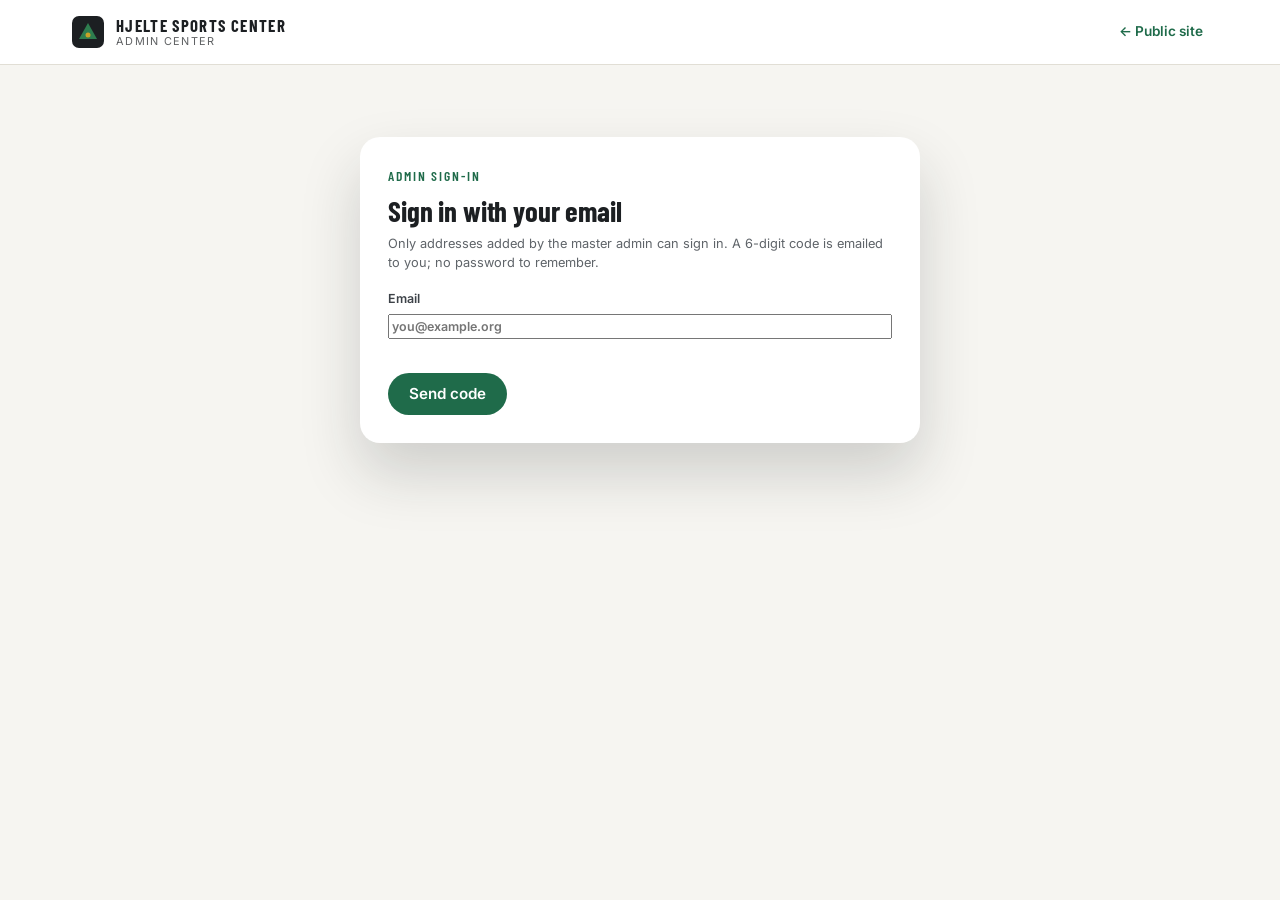
<file: admin.html>
<!DOCTYPE html>
<html lang="en">
<head>
  <meta charset="utf-8">
  <meta name="viewport" content="width=device-width, initial-scale=1">
  <title>Admin Center — Hjelte Sports Center Community Hub</title>
  <meta name="robots" content="noindex">
  <link rel="icon" href="data:image/svg+xml,%3Csvg xmlns='http://www.w3.org/2000/svg' viewBox='0 0 64 64'%3E%3Crect width='64' height='64' rx='14' fill='%231C1F22'/%3E%3Cpath d='M14 46 32 14l18 32z' fill='%232E7D4F'/%3E%3Ccircle cx='32' cy='38' r='5' fill='%23C9A227'/%3E%3C/svg%3E">
  <link rel="preconnect" href="https://fonts.googleapis.com">
  <link href="https://fonts.googleapis.com/css2?family=Barlow+Condensed:wght@500;600;700&family=Inter:wght@400;500;600;700&display=swap" rel="stylesheet">
  <link rel="stylesheet" href="css/styles.css?v=2026-11-20c">
  <link rel="stylesheet" href="css/admin.css?v=2026-11-20c">
</head>
<body class="admin-body">

<header class="admin-header">
  <div class="container admin-header-inner">
    <a href="index.html" class="brand">
      <span class="brand-mark" aria-hidden="true"><svg viewBox="0 0 64 64" width="32" height="32"><rect width="64" height="64" rx="14" fill="#1C1F22"/><path d="M14 46 32 14l18 32z" fill="#2E7D4F"/><circle cx="32" cy="38" r="5" fill="#C9A227"/></svg></span>
      <span class="brand-text"><span class="brand-name">Hjelte Sports Center</span><span class="brand-sub">Admin Center</span></span>
    </a>
    <div class="admin-user" id="adminUser" hidden>
      <span class="admin-role" id="adminRole"></span>
      <span class="admin-email" id="adminEmail"></span>
      <button class="btn btn-outline btn-sm" id="signOut">Sign out</button>
    </div>
    <a href="index.html" class="btn btn-text btn-sm">← Public site</a>
  </div>
</header>

<main class="container admin-main">

  <!-- Not configured -->
  <section class="card admin-card" id="notConfigured" hidden>
    <h2>Backend not connected yet</h2>
    <p>The admin center needs the Google Apps Script web app URL in <code>js/data.js → config.apiUrl</code>. Follow <code>backend/SETUP.md</code> (about 15 minutes), then reload this page.</p>
  </section>

  <!-- Sign in -->
  <section class="card admin-card login" id="login" hidden>
    <p class="eyebrow">Admin sign-in</p>
    <h2>Sign in with your email</h2>
    <p class="fine-print">Only addresses added by the master admin can sign in. A 6-digit code is emailed to you; no password to remember.</p>
    <form id="emailForm" class="form-grid">
      <label class="span-2"><span>Email</span><input type="email" name="email" required autocomplete="email" placeholder="you@example.org"></label>
      <div class="span-2 form-actions"><button class="btn btn-primary" type="submit">Send code</button><p class="form-status" id="emailStatus" role="status"></p></div>
    </form>
    <form id="codeForm" class="form-grid" hidden>
      <label class="span-2"><span>6-digit code</span><input name="code" inputmode="numeric" pattern="\d{6}" maxlength="6" required autocomplete="one-time-code" placeholder="123456"></label>
      <div class="span-2 form-actions"><button class="btn btn-primary" type="submit">Sign in</button><button class="btn btn-text" type="button" id="resend">Use a different email</button><p class="form-status" id="codeStatus" role="status"></p></div>
    </form>
  </section>

  <!-- App -->
  <section id="app" hidden>
    <nav class="admin-tabs" id="adminTabs" aria-label="Admin sections"></nav>
    <div class="admin-toolbar">
      <h2 id="panelTitle"></h2>
      <div class="toolbar-actions" id="panelActions"></div>
    </div>
    <div id="panel" class="admin-panel"></div>
  </section>
</main>

<!-- Drawer for forms -->
<div class="drawer" id="drawer" hidden>
  <div class="drawer-backdrop" data-close></div>
  <div class="drawer-panel" role="dialog" aria-modal="true" aria-labelledby="drawerTitle" aria-describedby="drawerHint">
    <header class="drawer-head"><h3 id="drawerTitle"></h3><button class="modal-close" data-close aria-label="Close">×</button></header>
    <p class="panel-note drawer-hint" id="drawerHint" hidden>Saving creates a <strong>new</strong> record. The fields below are copied from the one you duplicated — the original is left as it is.</p>
    <form id="drawerForm" class="form-grid" novalidate></form>
    <footer class="drawer-foot">
      <button class="btn btn-primary" id="drawerSave">Save</button>
      <button class="btn btn-text" type="button" data-close>Cancel</button>
      <p class="form-status" id="drawerStatus" role="status"></p>
    </footer>
  </div>
</div>

<p class="toast" id="toast" role="status" hidden></p>

<script src="js/data.js?v=2026-11-20c"></script>
<script src="js/admin.js?v=2026-11-20c"></script>
</body>
</html>
</file>
<file: css/styles.css>
/* =====================================================================
   Hjelte Sports Center — Community Sports Hub
   Design system: civic-sports. Charcoal · off-white · grass · warm gold.
   Mobile-first. No framework.
   ===================================================================== */

:root {
  --ink: #1C1F22;
  --ink-2: #2A2E32;
  --ink-3: #3D4248;
  --paper: #FFFFFF;
  --off: #F6F5F1;
  --off-2: #ECEAE3;
  --line: #E1DED5;
  --line-dark: rgba(255,255,255,.12);
  --muted: #5F6469;
  --muted-2: #6E7379;
  /* House green is deliberately distinct from the cricket sport colour
     (#2E7D4F) so no single sport owns the brand. */
  --grass: #1F6B4A;
  --grass-dark: #17553A;
  --grass-light: #E2EDE7;
  --gold: #C9A227;
  --gold-dark: #7A5D10;
  --gold-light: #F7F0D8;

  --display: "Barlow Condensed", "Arial Narrow", sans-serif;
  --body: "Inter", system-ui, -apple-system, "Segoe UI", Roboto, sans-serif;

  --radius: 14px;
  --radius-sm: 8px;
  --shadow-sm: 0 1px 2px rgba(28,31,34,.06), 0 4px 14px rgba(28,31,34,.06);
  --shadow: 0 10px 30px rgba(28,31,34,.10), 0 2px 6px rgba(28,31,34,.05);
  --shadow-lg: 0 30px 60px rgba(28,31,34,.18);

  --header-h: 64px;
  --container: 1200px;
  --gutter: 16px;
  --ease: cubic-bezier(.2,.7,.2,1);
}

/* ---------- Reset ---------- */
*, *::before, *::after { box-sizing: border-box; }
html { scroll-behavior: smooth; scroll-padding-top: calc(var(--header-h) + 12px); -webkit-text-size-adjust: 100%; }
/* The hidden attribute always wins. A component that sets its own display
   (flex, grid) silently overrides the browser's rule for [hidden], which is
   how an amount with no label showed as an empty radio button, and how the
   admin sign-in showed the code box and Sign out before anyone had signed in. */
[hidden] { display: none !important; }
body {
  margin: 0; font-family: var(--body); color: var(--ink); background: var(--paper);
  line-height: 1.55; font-size: 16px; -webkit-font-smoothing: antialiased;
}
img, svg { display: block; max-width: 100%; }
.i { width: 1em; height: 1em; flex: none; display: inline-block; vertical-align: -0.15em; }
a { color: inherit; text-decoration: none; }
button { font: inherit; color: inherit; cursor: pointer; background: none; border: 0; }
input, select, textarea { font: inherit; color: inherit; }
ul { list-style: none; margin: 0; padding: 0; }
p { margin: 0 0 1em; }
h1, h2, h3, h4 { margin: 0; font-family: var(--display); line-height: 1.05; letter-spacing: -.005em; text-wrap: balance; }
h1 { font-size: clamp(3rem, 9vw, 6.5rem); font-weight: 700; text-transform: uppercase; letter-spacing: .01em; }
h2 { font-size: clamp(2.25rem, 5vw, 3.75rem); font-weight: 700; }
h3 { font-size: clamp(1.4rem, 2.6vw, 1.9rem); font-weight: 600; }
.sr-only { position: absolute; width: 1px; height: 1px; overflow: hidden; clip: rect(0 0 0 0); white-space: nowrap; }
.skip-link { position: absolute; left: 8px; top: -60px; background: var(--ink); color: #fff; padding: 10px 14px; border-radius: 8px; z-index: 200; }
.skip-link:focus { top: 8px; }
:focus-visible { outline: 3px solid var(--gold-dark); outline-offset: 2px; border-radius: 4px; }

.container { width: 100%; max-width: var(--container); margin: 0 auto; padding: 0 var(--gutter); }
@media (min-width: 720px) { :root { --gutter: 28px; } }
@media (min-width: 1100px) { :root { --gutter: 32px; } }

.section { padding: 72px 0; position: relative; }
@media (min-width: 900px) { .section { padding: 112px 0; } }
.section-head { max-width: 720px; margin-bottom: 40px; }
.section-head.split { max-width: none; display: flex; flex-wrap: wrap; align-items: flex-end; justify-content: space-between; gap: 20px; }
.eyebrow {
  font-family: var(--display); text-transform: uppercase; letter-spacing: .14em; font-weight: 600;
  font-size: .85rem; color: var(--grass); margin-bottom: 10px;
}
.lead { font-size: 1.1rem; color: var(--muted); max-width: 60ch; }
@media (min-width: 900px) { .lead { font-size: 1.2rem; } }
.fine-print { font-size: .8rem; color: var(--muted); line-height: 1.5; }
.empty-note { text-align: center; color: var(--muted); padding: 32px; border: 1px dashed var(--line); border-radius: var(--radius); }
.empty-note a { color: var(--grass); font-weight: 600; }

.grid-2 { display: grid; gap: 40px; }
.grid-2.gap-lg { gap: 48px; }
@media (min-width: 900px) { .grid-2 { grid-template-columns: 1fr 1fr; gap: 64px; } .grid-2.gap-lg { gap: 80px; } .align-center { align-items: center; } }

/* ---------- Buttons ---------- */
.btn {
  display: inline-flex; align-items: center; justify-content: center; gap: 8px;
  padding: 12px 20px; border-radius: 999px; font-weight: 600; font-size: .95rem; line-height: 1;
  border: 1.5px solid transparent; transition: transform .2s var(--ease), background .2s, color .2s, border-color .2s, box-shadow .2s;
  white-space: nowrap;
}
.btn:hover { transform: translateY(-1px); }
.btn:active { transform: translateY(0); }
.btn-sm { padding: 9px 14px; font-size: .85rem; }
.btn-lg { padding: 15px 26px; font-size: 1rem; }
.btn-primary { background: var(--grass); color: #fff; }
.btn-primary:hover { background: var(--grass-dark); box-shadow: 0 8px 20px rgba(46,125,79,.28); }
.btn-dark { background: var(--ink); color: #fff; }
.btn-dark:hover { background: var(--ink-2); }
.btn-ghost { background: rgba(255,255,255,.12); color: #fff; border-color: rgba(255,255,255,.5); backdrop-filter: blur(6px); }
.btn-ghost:hover { background: rgba(255,255,255,.22); }
.btn-outline { border-color: currentColor; color: var(--ink); background: transparent; }
.btn-outline:hover { background: var(--ink); color: #fff; }
.connect .btn-outline { color: #fff; }
.connect .btn-outline:hover { background: #fff; color: var(--ink); }
.btn-text { padding: 8px 4px; color: var(--grass); border-radius: 6px; }
.btn-text:hover { text-decoration: underline; }
.connect .btn-text { color: #fff; opacity: .85; }

/* ---------- Header ---------- */
.site-header {
  position: fixed; inset: 0 0 auto 0; z-index: 100; height: var(--header-h);
  color: #fff; transition: background .3s, color .3s, box-shadow .3s, border-color .3s;
  border-bottom: 1px solid transparent;
}
.site-header.is-scrolled {
  background: rgba(255,255,255,.9); color: var(--ink); backdrop-filter: saturate(160%) blur(12px);
  -webkit-backdrop-filter: saturate(160%) blur(12px); border-color: var(--line); box-shadow: 0 1px 0 rgba(28,31,34,.02);
}
.header-inner { height: 100%; display: flex; align-items: center; justify-content: space-between; gap: 24px; }
.brand { display: inline-flex; align-items: center; gap: 12px; flex: none; min-width: 0; }
@media (max-width: 1023.98px) {
  .brand { flex: 1 1 auto; }
  .brand-text { min-width: 0; }
  .brand-name { font-size: .95rem; overflow: hidden; text-overflow: ellipsis; }
  .brand-sub { display: none; }
  .nav-toggle { flex: none; }
}
@media (max-width: 400px) { .brand-name { font-size: .88rem; } .brand-mark svg { width: 28px; height: 28px; } }
.brand-text { display: flex; flex-direction: column; line-height: 1; }
.brand-name { font-family: var(--display); font-weight: 700; text-transform: uppercase; letter-spacing: .08em; font-size: 1.05rem; white-space: nowrap; }
.brand-sub { font-size: .68rem; letter-spacing: .12em; text-transform: uppercase; opacity: .7; margin-top: 3px; }
.site-nav { display: none; align-items: center; gap: 16px; flex: 0 1 auto; min-width: 0; justify-content: flex-end; }
.site-nav ul { display: flex; gap: 4px; flex-wrap: nowrap; }
.site-nav a:not(.btn) { display: block; padding: 8px 10px; font-size: .9rem; white-space: nowrap; font-weight: 500; border-radius: 8px; opacity: .85; transition: opacity .2s, background .2s; position: relative; }
.site-nav a:not(.btn):hover { opacity: 1; background: rgba(255,255,255,.08); }
.is-scrolled .site-nav a:not(.btn):hover { background: var(--off-2); }
.site-nav a.is-active:not(.btn) { opacity: 1; }
.site-nav a.is-active:not(.btn)::after { content: ""; position: absolute; left: 12px; right: 12px; bottom: 3px; height: 2px; background: var(--gold); border-radius: 2px; }
.nav-toggle { display: inline-flex; flex-direction: column; gap: 5px; padding: 10px; border-radius: 8px; }
.nav-toggle span { display: block; width: 22px; height: 2px; background: currentColor; border-radius: 2px; transition: transform .3s var(--ease), opacity .2s; }
.nav-toggle[aria-expanded="true"] span:nth-child(1) { transform: translateY(7px) rotate(45deg); }
.nav-toggle[aria-expanded="true"] span:nth-child(2) { opacity: 0; }
.nav-toggle[aria-expanded="true"] span:nth-child(3) { transform: translateY(-7px) rotate(-45deg); }
@media (max-width: 1023.98px) {
  .site-nav {
    position: absolute; top: var(--header-h); left: 0; right: 0; flex-direction: column; align-items: stretch; gap: 8px;
    background: #fff; color: var(--ink); padding: 12px var(--gutter) 20px; border-bottom: 1px solid var(--line); box-shadow: var(--shadow);
    transform: translateY(-8px); opacity: 0; pointer-events: none; transition: transform .25s var(--ease), opacity .2s;
  }
  .site-nav.is-open { display: flex; transform: none; opacity: 1; pointer-events: auto; }
  .site-nav ul { flex-direction: column; gap: 0; }
  .site-nav a:not(.btn) { padding: 12px 10px; font-size: 1.05rem; border-bottom: 1px solid var(--off-2); border-radius: 0; opacity: 1; }
  .site-nav a.is-active:not(.btn)::after { display: none; }
  .site-nav .nav-cta { margin-top: 8px; align-self: flex-start; }
  .site-header.menu-open { background: #fff; color: var(--ink); border-color: var(--line); }
}
@media (min-width: 1024px) { .site-nav { display: flex; } .nav-toggle { display: none; } }

/* ---------- Hero ---------- */
.hero { position: relative; color: #fff; padding-top: calc(var(--header-h) + 72px); padding-bottom: 0; background: var(--ink); overflow: hidden; }
.hero-media { position: absolute; inset: 0; }
.hero-media .aerial { position: absolute; inset: 0; width: 100%; height: 100%; }
.hero-media .photo { position: absolute; inset: 0; width: 100%; height: 100%; object-fit: cover; }
.hero-media .photo { z-index: 0; }
.hero-shade { position: absolute; inset: 0; z-index: 1; background: linear-gradient(180deg, rgba(20,22,24,.7) 0%, rgba(20,22,24,.55) 45%, rgba(20,22,24,.9) 100%); }
.hero-content { position: relative; z-index: 1; padding-bottom: 56px; max-width: 900px; }
.hero .eyebrow { color: var(--gold); }
.hero-sub { font-family: var(--display); font-size: clamp(1.5rem, 3.5vw, 2.4rem); font-weight: 500; letter-spacing: .04em; text-transform: uppercase; color: rgba(255,255,255,.85); margin: 8px 0 20px; }
.hero-lead { font-size: 1.05rem; max-width: 62ch; color: rgba(255,255,255,.86); margin-bottom: 28px; }
@media (min-width: 900px) { .hero { padding-top: calc(var(--header-h) + 120px); } .hero-lead { font-size: 1.2rem; } .hero-content { padding-bottom: 80px; } }
.hero-actions { display: flex; flex-wrap: wrap; gap: 12px; margin-bottom: 22px; }
.hero-link { display: inline-block; color: var(--gold); font-weight: 600; border-bottom: 1px solid rgba(201,162,39,.4); padding-bottom: 2px; }
.hero-link:hover { border-color: var(--gold); }

.stats-strip {
  position: relative; z-index: 2; display: grid; grid-template-columns: repeat(2, 1fr); gap: 1px;
  background: var(--line); border-radius: var(--radius); overflow: hidden; box-shadow: var(--shadow-lg);
  transform: translateY(40px); margin-top: -8px;
}
.stats-strip li { background: #fff; color: var(--ink); padding: 20px 18px; display: flex; flex-direction: column; gap: 4px; }
.stats-strip li:last-child:nth-child(odd) { grid-column: span 2; }
.stats-strip strong { font-family: var(--display); font-size: 1.7rem; line-height: 1; font-weight: 700; }
.stats-strip span:last-child { font-size: .78rem; text-transform: uppercase; letter-spacing: .1em; color: var(--muted); font-weight: 600; }
.stat-icon { width: 34px; height: 34px; border-radius: 10px; background: var(--grass-light); color: var(--grass); display: grid; place-items: center; margin-bottom: 8px; }
.stat-icon svg { width: 20px; height: 20px; }
@media (min-width: 900px) {
  .stats-strip { grid-template-columns: repeat(5, 1fr); transform: translateY(56px); }
  .stats-strip li:last-child:nth-child(odd) { grid-column: auto; }
  .stats-strip li { padding: 26px 24px; }
  .stats-strip strong { font-size: 2rem; }
}
.about { padding-top: 120px; }
@media (min-width: 900px) { .about { padding-top: 168px; } }

/* ---------- About ---------- */
.callout-grid { display: grid; grid-template-columns: repeat(2, 1fr); gap: 10px; margin: 28px 0 32px; }
@media (min-width: 560px) { .callout-grid { grid-template-columns: repeat(4, 1fr); } }
@media (min-width: 900px) { .callout-grid { grid-template-columns: repeat(2, 1fr); } }
@media (min-width: 1100px) { .callout-grid { grid-template-columns: repeat(4, 1fr); } }
.callout-grid li { display: flex; align-items: center; gap: 10px; padding: 12px 12px; background: var(--off); border-radius: 10px; font-size: .9rem; font-weight: 500; }
.callout-grid li .ic { width: 30px; height: 30px; flex: none; border-radius: 8px; background: #fff; color: var(--grass); display: grid; place-items: center; box-shadow: var(--shadow-sm); }
.callout-grid li .ic svg { width: 18px; height: 18px; }
.about-map { margin: 0; position: relative; border-radius: 22px; overflow: hidden; box-shadow: var(--shadow-lg); }
.about-map .mini-map { width: 100%; height: auto; }
.about-map .photo { width: 100%; height: 100%; object-fit: cover; aspect-ratio: 600/460; }
.about-map figcaption { position: absolute; left: 14px; bottom: 12px; font-size: .72rem; letter-spacing: .08em; text-transform: uppercase; color: rgba(255,255,255,.85); background: rgba(28,31,34,.55); padding: 6px 10px; border-radius: 6px; backdrop-filter: blur(4px); }

/* photo slot label (for empty slots) */
.slot-label {
  position: absolute; right: 12px; top: 12px; z-index: 2; font-size: .68rem; letter-spacing: .06em; font-family: ui-monospace, SFMono-Regular, Menlo, monospace;
  color: rgba(255,255,255,.9); background: rgba(28,31,34,.6); padding: 5px 8px; border-radius: 6px; display: inline-flex; gap: 6px; align-items: center;
}
.slot-label::before { content: ""; width: 8px; height: 8px; border-radius: 50%; background: var(--gold); }

/* ---------- Sports ---------- */
.sports { background: var(--off); }
.sport-grid { display: grid; gap: 16px; grid-template-columns: 1fr; }
@media (min-width: 560px) { .sport-grid { grid-template-columns: repeat(2, 1fr); } }
@media (min-width: 900px) { .sport-grid { grid-template-columns: repeat(3, 1fr); gap: 20px; } }
.sport-card {
  position: relative; text-align: left; background: #fff; border-radius: var(--radius); overflow: hidden; border: 1px solid var(--line);
  display: flex; flex-direction: column; transition: transform .25s var(--ease), box-shadow .25s; padding: 0; width: 100%;
}
.sport-card:hover { transform: translateY(-4px); box-shadow: var(--shadow); }
.sport-visual { position: relative; height: 150px; display: grid; place-items: center; overflow: hidden; background: var(--sport-tint); }
.sport-visual .photo { position: absolute; inset: 0; width: 100%; height: 100%; object-fit: cover; }
.sport-visual::before { content: ""; position: absolute; inset: 0; background: repeating-linear-gradient(-8deg, rgba(255,255,255,.06) 0 18px, transparent 18px 36px); }
.sport-visual .ic { position: relative; width: 64px; height: 64px; border-radius: 18px; background: rgba(255,255,255,.92); color: var(--sport); display: grid; place-items: center; box-shadow: var(--shadow-sm); }
.sport-visual .ic svg { width: 34px; height: 34px; }
.sport-body { padding: 18px 20px 20px; display: flex; flex-direction: column; gap: 8px; flex: 1; }
.sport-body h3 { font-size: 1.45rem; }
.sport-body p { color: var(--muted); font-size: .93rem; margin: 0; }
.sport-tags { display: flex; flex-wrap: wrap; gap: 6px; margin-top: 4px; }
.sport-tags span { font-size: .72rem; padding: 4px 8px; border-radius: 999px; background: var(--off); color: var(--ink-3); font-weight: 500; }
.sport-foot { margin-top: auto; padding-top: 12px; display: flex; align-items: center; justify-content: space-between; color: var(--sport); font-weight: 600; font-size: .9rem; }
.sport-foot small { color: var(--muted-2); font-weight: 500; }
.sport-card .sport-bar { position: absolute; left: 0; top: 0; width: 100%; height: 4px; background: var(--sport); z-index: 1; }

/* ---------- Tabs & activity cards ---------- */
.today-stamp { font-family: var(--display); text-transform: uppercase; letter-spacing: .08em; color: var(--muted); font-weight: 600; margin: 0; }
.tabs { display: inline-flex; gap: 4px; padding: 4px; background: var(--off); border-radius: 999px; margin-bottom: 24px; }
.tab { padding: 10px 18px; border-radius: 999px; font-weight: 600; font-size: .92rem; color: var(--muted); transition: background .2s, color .2s; }
.tab.is-active { background: var(--ink); color: #fff; }
.activity-list { display: grid; gap: 12px; }
@media (min-width: 900px) { .activity-list { grid-template-columns: repeat(2, 1fr); gap: 14px; } }
.day-heading { grid-column: 1 / -1; font-family: var(--display); text-transform: uppercase; letter-spacing: .1em; font-size: .95rem; color: var(--muted); margin: 12px 0 -2px; display: flex; align-items: center; gap: 12px; }
.day-heading::after { content: ""; flex: 1; height: 1px; background: var(--line); }
.day-heading:first-child { margin-top: 0; }
.activity {
  display: grid; grid-template-columns: 86px 1fr; gap: 14px; padding: 16px; background: #fff; border: 1px solid var(--line); border-radius: var(--radius);
  border-left: 4px solid var(--sport); transition: box-shadow .2s, transform .2s var(--ease);
}
.activity:hover { box-shadow: var(--shadow-sm); transform: translateY(-1px); }
.activity.is-now { background: var(--grass-light); }
.activity-time { font-family: var(--display); font-weight: 700; font-size: 1.15rem; line-height: 1.1; }
.activity-time small { display: block; font-family: var(--body); font-weight: 500; font-size: .74rem; color: var(--muted); margin-top: 4px; }
.activity-main { display: flex; flex-direction: column; gap: 6px; min-width: 0; }
.activity-title { font-weight: 600; font-size: 1rem; display: flex; align-items: center; gap: 8px; flex-wrap: wrap; }
.activity-meta { display: flex; flex-wrap: wrap; gap: 6px 14px; font-size: .83rem; color: var(--muted); }
.activity-meta span { display: inline-flex; align-items: center; gap: 6px; }
.activity-meta svg { width: 14px; height: 14px; opacity: .7; }
.tag { display: inline-flex; align-items: center; gap: 6px; font-size: .7rem; font-weight: 700; letter-spacing: .06em; text-transform: uppercase; padding: 4px 8px; border-radius: 6px; background: var(--off); color: var(--ink-3); }
.tag-sport { color: #fff; background: var(--sport); }
.tag-cat { border: 1px solid var(--line); background: #fff; }
.tag-cat.community { border-style: dashed; }
.tag-cat.open { background: var(--grass-light); border-color: transparent; color: var(--grass-dark); }
.tag-cat.maintenance { background: repeating-linear-gradient(135deg, #EEEDE8 0 4px, #E1DED5 4px 8px); color: var(--ink-3); }
.tag-example { background: #fff; color: var(--ink-3); border: 1px solid var(--ink-3); }
.dot { width: 8px; height: 8px; border-radius: 50%; background: var(--sport); display: inline-block; }
.activity-note { font-size: .85rem; color: var(--ink-3); margin: 0; }
.activity-list .empty-note { grid-column: 1 / -1; }

/* ---------- Schedule ---------- */
.schedule { background: var(--off); }
.filter-bar { display: grid; grid-template-columns: repeat(2, 1fr); gap: 10px; margin-bottom: 20px; align-items: end; }
@media (min-width: 720px) { .filter-bar { grid-template-columns: repeat(3, 1fr); } }
@media (min-width: 1024px) { .filter-bar { grid-template-columns: repeat(6, 1fr) auto; } }
.filter-bar label { display: flex; flex-direction: column; gap: 4px; font-size: .72rem; text-transform: uppercase; letter-spacing: .08em; font-weight: 600; color: var(--muted); }
.filter-bar select, .directory-tools input, .form-card input, .form-card select, .form-card textarea {
  width: 100%; padding: 10px 12px; border: 1px solid var(--line); border-radius: 10px; background: #fff; font-size: .92rem; color: var(--ink);
  transition: border-color .2s, box-shadow .2s; text-transform: none; letter-spacing: 0; font-weight: 500;
}
.filter-bar select:focus, .directory-tools input:focus, .form-card input:focus, .form-card select:focus, .form-card textarea:focus { outline: none; border-color: var(--grass); box-shadow: 0 0 0 3px rgba(46,125,79,.15); }
.filter-bar .btn-text { justify-self: start; }

.week-grid { display: none; }
@media (min-width: 1024px) {
  .week-grid { display: grid; grid-template-columns: 56px repeat(7, 1fr); background: #fff; border: 1px solid var(--line); border-radius: var(--radius); overflow: hidden; box-shadow: var(--shadow-sm); }
  .week-grid[hidden] { display: none; }
  .week-list { display: none; }
}
.wg-head { padding: 12px 10px; border-bottom: 1px solid var(--line); text-align: center; font-family: var(--display); text-transform: uppercase; letter-spacing: .08em; font-weight: 600; font-size: .95rem; background: #fff; }
.wg-head.is-today { color: var(--grass); }
.wg-head.is-today em { display: inline-block; font-style: normal; font-family: var(--body); font-size: .62rem; letter-spacing: .1em; background: var(--grass); color: #fff; padding: 2px 6px; border-radius: 4px; margin-left: 6px; vertical-align: middle; }
.wg-gutter { position: relative; border-right: 1px solid var(--line); background: var(--off); }
.wg-gutter span { position: absolute; right: 8px; transform: translateY(-50%); font-size: .68rem; color: var(--muted); font-weight: 500; }
.wg-col { position: relative; border-right: 1px solid var(--line); background-image: repeating-linear-gradient(to bottom, var(--off-2) 0 1px, transparent 1px var(--hour-h)); }
.wg-col:last-child { border-right: 0; }
.wg-col.is-today { background-color: rgba(46,125,79,.035); }
.wg-event {
  position: absolute; border-radius: 8px; padding: 6px 8px; font-size: .74rem; line-height: 1.25; overflow: hidden; cursor: pointer;
  background: color-mix(in srgb, var(--sport) 14%, #fff); border: 1px solid color-mix(in srgb, var(--sport) 55%, #fff); color: var(--ink); text-align: left;
  transition: transform .15s var(--ease), box-shadow .15s;
}
.wg-event:hover { transform: scale(1.02); box-shadow: var(--shadow); z-index: 3; }
.wg-event b { display: block; font-weight: 600; white-space: nowrap; overflow: hidden; text-overflow: ellipsis; }
.wg-event span { display: block; color: var(--muted); white-space: nowrap; overflow: hidden; text-overflow: ellipsis; }
.wg-event.community { border-style: dashed; background: color-mix(in srgb, var(--sport) 8%, #fff); }
.wg-event.open { background: var(--grass-light); border-color: color-mix(in srgb, var(--grass) 45%, #fff); }
.wg-event.maintenance { background: repeating-linear-gradient(135deg, #F1F0EB 0 6px, #E4E2DA 6px 12px); border-color: var(--muted-2); color: var(--ink-3); }

@media (max-width: 1023.98px) { .week-list { display: grid; gap: 12px; } .week-list[hidden] { display: none; } }
.wl-day { background: #fff; border: 1px solid var(--line); border-radius: var(--radius); overflow: hidden; }
.wl-day > summary { list-style: none; cursor: pointer; padding: 14px 16px; display: flex; align-items: center; justify-content: space-between; font-family: var(--display); text-transform: uppercase; letter-spacing: .08em; font-weight: 600; font-size: 1.05rem; }
.wl-day > summary::-webkit-details-marker { display: none; }
.wl-day > summary small { font-family: var(--body); text-transform: none; letter-spacing: 0; color: var(--muted); font-weight: 500; font-size: .8rem; }
.wl-day.is-today > summary { color: var(--grass); }
.wl-items { display: grid; gap: 10px; padding: 0 12px 12px; }
.wl-items .activity { grid-template-columns: 72px 1fr; padding: 12px; }

.legend { display: flex; flex-wrap: wrap; gap: 10px 22px; margin: 20px 0 28px; }
.legend-item { display: flex; align-items: flex-start; gap: 10px; font-size: .82rem; color: var(--ink-3); max-width: 280px; }
.legend-item b { display: block; font-size: .8rem; }
.legend-item small { color: var(--muted); }
.legend-swatch { width: 26px; height: 18px; border-radius: 5px; flex: none; margin-top: 2px; border-left: 3px solid var(--grass); background: var(--grass-light); }
.legend-swatch.community { border-left-style: dashed; outline: 1px dashed rgba(46,125,79,.5); outline-offset: -1px; background: #fff; }
.legend-swatch.open { background: var(--grass-light); border-left-color: var(--grass); }
.legend-swatch.maintenance { background: repeating-linear-gradient(135deg, #F1F0EB 0 4px, #E1DED5 4px 8px); border-left-color: var(--muted-2); }
.legend-sports { display: flex; flex-wrap: wrap; gap: 8px 14px; width: 100%; padding-top: 12px; border-top: 1px solid var(--line); font-size: .78rem; color: var(--muted); }
.legend-sports span { display: inline-flex; align-items: center; gap: 6px; }

.schedule-foot { border-top: 1px solid var(--line); padding-top: 20px; display: grid; gap: 16px; }
@media (min-width: 900px) { .schedule-foot { grid-template-columns: 1fr auto; align-items: start; } }
.disclaimer { font-size: .85rem; color: var(--muted); font-style: italic; max-width: 72ch; margin: 0; }
.schedule-meta { display: flex; flex-direction: column; gap: 10px; align-items: flex-start; font-size: .85rem; color: var(--muted); }
@media (min-width: 900px) { .schedule-meta { align-items: flex-end; } }

/* ---------- Directory ---------- */
.directory-tools { display: grid; gap: 16px; margin-bottom: 40px; }
.search { position: relative; display: block; max-width: 520px; }
.search svg { position: absolute; left: 14px; top: 50%; transform: translateY(-50%); color: var(--muted); }
.search input { padding-left: 42px; padding-block: 13px; border-radius: 999px; }
.chip-rows { display: grid; gap: 8px; }
.chip-row { display: flex; flex-wrap: wrap; align-items: center; gap: 6px; }
.chip-label { font-size: .7rem; text-transform: uppercase; letter-spacing: .1em; font-weight: 700; color: var(--muted); min-width: 52px; }
.chip { padding: 7px 12px; border-radius: 999px; border: 1px solid var(--line); background: #fff; font-size: .82rem; font-weight: 500; color: var(--ink-3); transition: background .15s, color .15s, border-color .15s; display: inline-flex; align-items: center; gap: 6px; }
.chip:hover { border-color: var(--ink-3); }
.chip.is-active { background: var(--ink); color: #fff; border-color: var(--ink); }
.chip .dot { width: 7px; height: 7px; }
.directory-block { margin-bottom: 48px; }
.directory-head { display: grid; gap: 4px; margin-bottom: 20px; }
.directory-head::before { content: ""; width: 44px; height: 4px; border-radius: 2px; background: var(--ink); margin-bottom: 10px; }
.directory-head p { color: var(--muted); margin: 0; max-width: 70ch; }
.group-grid { display: grid; gap: 16px; }
@media (min-width: 640px) { .group-grid { grid-template-columns: repeat(2, 1fr); } }
@media (min-width: 1024px) { .group-grid { grid-template-columns: repeat(3, 1fr); gap: 20px; } }
.group-card { background: #fff; border: 1px solid var(--line); border-radius: var(--radius); padding: 20px; display: flex; flex-direction: column; gap: 12px; position: relative; transition: transform .25s var(--ease), box-shadow .25s; }
.group-card:hover { transform: translateY(-3px); box-shadow: var(--shadow); }
.group-top { display: flex; align-items: flex-start; gap: 14px; }
.logo-tile { width: 54px; height: 54px; flex: none; border-radius: 14px; display: grid; place-items: center; font-family: var(--display); font-weight: 700; font-size: 1.15rem; color: #fff; background: var(--sport); letter-spacing: .02em; overflow: hidden; }
.logo-tile img { width: 100%; height: 100%; object-fit: cover; }
.group-name { font-family: var(--display); font-size: 1.4rem; font-weight: 600; line-height: 1.05; }
.group-sport { font-size: .82rem; color: var(--sport); font-weight: 600; display: inline-flex; align-items: center; gap: 6px; margin-top: 4px; }
.badges { display: flex; flex-wrap: wrap; gap: 6px; }
.badge { font-size: .64rem; font-weight: 700; letter-spacing: .08em; text-transform: uppercase; padding: 4px 8px; border-radius: 5px; background: var(--off); color: var(--ink-3); border: 1px solid var(--line); }
.badge.permitted { background: var(--ink); color: #fff; border-color: var(--ink); }
.badge.community-group { background: var(--grass-light); color: var(--grass-dark); border-color: transparent; }
.badge.youth { background: #F6E9DC; color: #9A5A22; border-color: transparent; }
.badge.league, .badge.club { background: #E8ECF1; color: #35506B; border-color: transparent; }
.badge.pro { background: #DCEAEC; color: #17555C; border-color: transparent; }
.badge.nonprofit { background: var(--gold-light); color: var(--gold-dark); border-color: transparent; }
.badge.open-rec { background: #E9F1EC; color: var(--grass-dark); border-color: transparent; }
.group-desc { font-size: .9rem; color: var(--ink-3); margin: 0; }
.group-meta { display: grid; gap: 6px; font-size: .84rem; color: var(--muted); }
.group-meta div { display: flex; gap: 8px; align-items: flex-start; }
.group-meta svg { width: 15px; height: 15px; flex: none; margin-top: 2px; opacity: .7; }
.group-meta b { color: var(--ink-3); font-weight: 600; }
.group-links { display: flex; flex-wrap: wrap; gap: 8px; margin-top: auto; padding-top: 6px; align-items: center; }
.group-links .btn { padding: 8px 12px; font-size: .82rem; }
.link-icon { display: inline-flex; align-items: center; gap: 6px; font-size: .82rem; color: var(--ink-3); font-weight: 500; padding: 8px 10px; border-radius: 999px; border: 1px solid var(--line); }
.link-icon:hover { border-color: var(--ink-3); }
.link-icon svg { width: 14px; height: 14px; }
.sample-tag { position: absolute; top: 12px; right: 12px; }

/* ---------- Add your group / forms ---------- */
.add-group { background: var(--ink); color: #fff; }
.add-group .eyebrow { color: var(--gold); }
.add-group .lead { color: rgba(255,255,255,.8); }
.add-group .fine-print { color: rgba(255,255,255,.6); }
.check-list { display: grid; gap: 10px; margin: 24px 0 28px; }
.check-list li { display: flex; gap: 12px; align-items: center; color: var(--ink-3); }
/* the list started life on the dark Add Your Group panel; keep white only there */
.add-group .check-list li { color: rgba(255,255,255,.9); }
.check-list li::before { content: ""; width: 22px; height: 22px; border-radius: 50%; flex: none; background: var(--grass) url("data:image/svg+xml,%3Csvg xmlns='http://www.w3.org/2000/svg' viewBox='0 0 24 24' fill='none' stroke='white' stroke-width='3' stroke-linecap='round' stroke-linejoin='round'%3E%3Cpath d='M5 12l5 5L20 7'/%3E%3C/svg%3E") center/12px no-repeat; }
.card { background: #fff; color: var(--ink); border-radius: 20px; box-shadow: var(--shadow-lg); }
.form-card { padding: 24px; }
@media (min-width: 720px) { .form-card { padding: 32px; } }
.form-card h3 { margin-bottom: 16px; }
.form-grid { display: grid; gap: 14px; grid-template-columns: 1fr; }
@media (min-width: 560px) { .form-grid { grid-template-columns: 1fr 1fr; } .span-2 { grid-column: span 2; } }
.form-grid label { display: flex; flex-direction: column; gap: 6px; font-size: .78rem; font-weight: 600; color: var(--ink-3); }
.form-grid label em { font-style: normal; font-weight: 500; color: var(--muted-2); }
.form-grid textarea { resize: vertical; min-height: 84px; }
.form-grid fieldset { border: 0; padding: 0; margin: 0; }
.radio-row { display: flex; flex-wrap: wrap; gap: 8px 16px; }
.radio-row legend { width: 100%; font-size: .78rem; font-weight: 600; color: var(--ink-3); margin-bottom: 8px; }
.radio-row label { flex-direction: row; align-items: center; gap: 8px; font-weight: 500; font-size: .9rem; color: var(--ink); }
.radio-row input { accent-color: var(--grass); width: 16px; height: 16px; }
.form-grid label.file input { padding: 8px; background: var(--off); border-style: dashed; font-size: .82rem; }
.form-grid input.touched:invalid, .form-grid select.touched:invalid { border-color: #B84A3A; }
.form-actions { display: flex; flex-wrap: wrap; align-items: center; gap: 16px; margin-top: 20px; }
.form-status { margin: 0; font-size: .88rem; color: var(--grass-dark); font-weight: 500; }
.form-status.is-error { color: #B84A3A; }
.form-card .fine-print { margin: 16px 0 0; }

/* ---------- Facility map ---------- */
.facility { background: var(--off); }
.map-layout { display: grid; gap: 20px; }
@media (min-width: 1024px) { .map-layout { grid-template-columns: 1fr 340px; align-items: start; } }
.map-canvas { background: var(--ink); border-radius: 26px; padding: 8px; box-shadow: var(--shadow-lg); }
.facility-svg { width: 100%; height: auto; border-radius: 22px; }
.map-road-label { font-family: var(--body); font-size: 12px; letter-spacing: 3px; fill: #F1EEE6; font-weight: 600; }
.hotspot { cursor: pointer; }
.hotspot .shape { fill: var(--sport-fill, rgba(255,255,255,.14)); stroke: rgba(255,255,255,.7); stroke-width: 2; transition: fill .2s, stroke .2s, filter .2s; }
.hotspot:hover .shape, .hotspot:focus-visible .shape { stroke: #fff; filter: drop-shadow(0 0 10px rgba(255,255,255,.55)); }
.hotspot.is-active .shape { stroke: var(--gold); stroke-width: 4; filter: drop-shadow(0 0 14px rgba(201,162,39,.7)); }
.hotspot text { font-family: var(--body); font-size: 12px; font-weight: 600; fill: #fff; pointer-events: none; letter-spacing: .5px; paint-order: stroke; stroke: rgba(28,31,34,.45); stroke-width: 3px; stroke-linejoin: round; }
.hotspot .pin-body { fill: #fff; stroke: var(--ink); stroke-width: 2; transition: transform .2s var(--ease); transform-box: fill-box; transform-origin: center; }
.hotspot:hover .pin-body { transform: translateY(-2px); }
.hotspot.is-active .pin-body { fill: var(--gold); }
.hotspot .pin-glyph { fill: var(--ink); pointer-events: none; }
.map-card { background: #fff; border-radius: var(--radius); border: 1px solid var(--line); padding: 22px; min-height: 180px; position: sticky; top: calc(var(--header-h) + 16px); }
.map-card-hint { color: var(--muted); margin: 0; font-size: .92rem; }
.map-card .kind { display: inline-flex; align-items: center; gap: 8px; font-size: .72rem; letter-spacing: .1em; text-transform: uppercase; font-weight: 700; color: var(--sport, var(--muted)); margin-bottom: 6px; }
.map-card h3 { font-size: 1.6rem; margin-bottom: 12px; }
.map-card dl { display: grid; gap: 10px; margin: 0 0 16px; }
.map-card dt { font-size: .7rem; text-transform: uppercase; letter-spacing: .1em; color: var(--muted); font-weight: 700; }
.map-card dd { margin: 2px 0 0; font-size: .92rem; color: var(--ink-3); }
.map-chips { display: flex; flex-wrap: wrap; gap: 8px; margin-top: 18px; }

/* ---------- Featured ---------- */
.featured-card { background: var(--ink); color: #fff; border-radius: 24px; overflow: hidden; box-shadow: var(--shadow-lg); }
.featured-phases { display: grid; grid-template-columns: 1fr; gap: 2px; background: var(--ink-2); }
@media (min-width: 720px) { .featured-phases { grid-template-columns: repeat(3, 1fr); } }
.phase { position: relative; aspect-ratio: 4/3; overflow: hidden; background: var(--ink-2); }
.phase .ph-art { position: absolute; inset: 0; width: 100%; height: 100%; }
.phase .photo { position: absolute; inset: 0; width: 100%; height: 100%; object-fit: cover; }
.phase-label { position: absolute; left: 14px; top: 14px; font-family: var(--display); text-transform: uppercase; letter-spacing: .1em; font-weight: 700; font-size: .85rem; background: rgba(28,31,34,.75); padding: 6px 10px; border-radius: 6px; display: inline-flex; gap: 8px; align-items: center; }
.phase-label i { width: 20px; height: 20px; border-radius: 50%; background: var(--gold); color: var(--ink); display: grid; place-items: center; font-style: normal; font-size: .75rem; font-family: var(--body); }
.phase-cap { position: absolute; left: 14px; right: 14px; bottom: 12px; font-size: .8rem; color: rgba(255,255,255,.85); margin: 0; }
.featured-body { padding: 28px 24px 32px; display: grid; gap: 24px; }
@media (min-width: 900px) { .featured-body { grid-template-columns: 1.2fr 1fr; padding: 40px; gap: 48px; } }
.featured-body .eyebrow { color: var(--gold); }
.featured-body h3 { font-size: clamp(1.8rem, 3.4vw, 2.6rem); margin-bottom: 8px; }
.featured-body .sub { color: rgba(255,255,255,.75); font-size: 1.02rem; }
.featured-body .desc { color: rgba(255,255,255,.85); }
.fact-grid { display: grid; grid-template-columns: 1fr 1fr; gap: 14px; margin: 0; }
.fact { background: rgba(255,255,255,.06); border: 1px solid var(--line-dark); border-radius: 12px; padding: 14px; }
.fact dt { font-size: .68rem; letter-spacing: .1em; text-transform: uppercase; color: rgba(255,255,255,.55); font-weight: 700; margin-bottom: 6px; }
.fact dd { margin: 0; font-size: .92rem; color: #fff; }
.fact.wide { grid-column: span 2; }
.partner-list { display: flex; flex-wrap: wrap; gap: 6px; }
.partner-list span { font-size: .78rem; background: rgba(255,255,255,.1); padding: 5px 9px; border-radius: 6px; }
.featured-lead { display: inline-flex; align-items: center; gap: 10px; margin-top: 14px; font-size: .86rem; color: rgba(255,255,255,.75); }
.featured-lead .logo-tile { width: 34px; height: 34px; font-size: .8rem; border-radius: 9px; }

/* ---------- Projects ---------- */
.projects { background: var(--off); }
.status-chips { justify-content: flex-start; }
.project-grid { display: grid; gap: 16px; }
@media (min-width: 640px) { .project-grid { grid-template-columns: repeat(2, 1fr); } }
@media (min-width: 1024px) { .project-grid { grid-template-columns: repeat(3, 1fr); gap: 20px; } }
.project-card { background: #fff; border: 1px solid var(--line); border-radius: var(--radius); padding: 22px; display: flex; flex-direction: column; gap: 12px; transition: transform .25s var(--ease), box-shadow .25s; }
.project-card:hover { transform: translateY(-3px); box-shadow: var(--shadow); }
.status { display: inline-flex; align-items: center; gap: 6px; font-size: .66rem; letter-spacing: .1em; text-transform: uppercase; font-weight: 700; padding: 5px 9px; border-radius: 6px; align-self: flex-start; }
.status::before { content: ""; width: 7px; height: 7px; border-radius: 50%; background: currentColor; }
.status.s-proposed { background: var(--off-2); color: var(--ink-3); }
.status.s-planning { background: #E6EBF2; color: #35506B; }
.status.s-fundraising { background: var(--gold-light); color: var(--gold-dark); }
.status.s-in-progress { background: var(--grass-light); color: var(--grass-dark); }
.status.s-completed { background: var(--ink); color: #fff; }
.project-card h3 { font-size: 1.45rem; }
.project-card p { margin: 0; font-size: .92rem; color: var(--ink-3); }
.impact { display: flex; gap: 10px; font-size: .86rem; color: var(--muted); padding: 10px 12px; background: var(--off); border-radius: 10px; }
.impact svg { width: 16px; height: 16px; flex: none; color: var(--gold-dark); margin-top: 2px; }
.project-meta { display: grid; gap: 6px; font-size: .84rem; color: var(--muted); }
.project-meta b { color: var(--ink-3); font-weight: 600; }
.progress { display: grid; gap: 6px; }
.progress-bar { height: 8px; background: var(--off-2); border-radius: 999px; overflow: hidden; }
.progress-bar i { display: block; height: 100%; background: linear-gradient(90deg, var(--grass), var(--gold)); border-radius: 999px; transform: scaleX(0); transform-origin: left; transition: transform 1s var(--ease); }
.progress-bar i.in { transform: scaleX(var(--pct, 0)); }
.progress-text { display: flex; justify-content: space-between; font-size: .8rem; color: var(--muted); }
.progress-text b { color: var(--ink); }
.project-card .btn { margin-top: auto; align-self: flex-start; }
.project-actions { margin-top: auto; display: flex; flex-wrap: wrap; gap: 8px; }
.project-actions .btn { margin-top: 0; }

/* ---------- Contribute ---------- */
.contribute-grid { display: grid; gap: 16px; }
@media (min-width: 640px) { .contribute-grid { grid-template-columns: repeat(2, 1fr); } }
@media (min-width: 1024px) { .contribute-grid { grid-template-columns: repeat(5, 1fr); gap: 18px; } }
.contribute-card { background: var(--off); border-radius: var(--radius); padding: 24px 22px; display: flex; flex-direction: column; gap: 12px; border: 1px solid transparent; transition: transform .25s var(--ease), background .25s, border-color .25s; }
.contribute-card:hover { transform: translateY(-3px); background: #fff; border-color: var(--line); box-shadow: var(--shadow); }
.contribute-card .ic { width: 48px; height: 48px; border-radius: 14px; background: var(--ink); color: var(--gold); display: grid; place-items: center; }
.contribute-card .ic svg { width: 24px; height: 24px; }
.contribute-card h3 { font-size: 1.4rem; }
.contribute-card p { margin: 0; font-size: .9rem; color: var(--muted); flex: 1; }
.contribute-card .btn { align-self: flex-start; }

/* ---------- Connect ---------- */
.connect { background: var(--ink-2); color: #fff; }
.connect .eyebrow { color: var(--gold); }
.info-list { display: grid; gap: 18px; margin: 28px 0; }
.info-list > div { display: block; min-width: 0; }
.info-list .ic { width: 40px; height: 40px; border-radius: 12px; background: rgba(255,255,255,.08); color: var(--gold); display: grid; place-items: center; }
.info-list .ic svg { width: 20px; height: 20px; }
.info-list dt { font-size: .68rem; text-transform: uppercase; letter-spacing: .12em; color: rgba(255,255,255,.55); font-weight: 700; }
.info-list dd { margin: 2px 0 0; font-size: 1rem; }
.info-list dd a { border-bottom: 1px solid rgba(255,255,255,.3); }
.connect-links { display: flex; flex-wrap: wrap; gap: 12px; align-items: center; margin-bottom: 20px; }
.connect .fine-print { color: rgba(255,255,255,.55); }

/* ---------- Footer ---------- */
.site-footer { background: var(--ink); color: rgba(255,255,255,.75); padding: 48px 0 32px; font-size: .88rem; }
.footer-grid { display: grid; gap: 32px; }
@media (min-width: 900px) { .footer-grid { grid-template-columns: 1.2fr .8fr 1.4fr; gap: 48px; } }
.brand-light { color: #fff; }
.footer-note { margin-top: 16px; max-width: 40ch; }
.site-footer nav ul { display: grid; grid-template-columns: 1fr 1fr; gap: 8px; }
.site-footer nav a { color: rgba(255,255,255,.75); }
.site-footer nav a:hover { color: #fff; }
.footer-fine { font-size: .78rem; color: rgba(255,255,255,.5); }
.footer-fine a { color: rgba(255,255,255,.75); border-bottom: 1px solid rgba(255,255,255,.2); }

/* ---------- Modal ---------- */
.modal { position: fixed; inset: 0; z-index: 150; display: grid; place-items: end center; }
.modal[hidden] { display: none; }
.modal-backdrop { position: absolute; inset: 0; background: rgba(20,22,24,.6); backdrop-filter: blur(4px); animation: fade .25s var(--ease); }
.modal-panel { position: relative; width: 100%; max-width: 640px; max-height: 88vh; overflow: auto; background: #fff; border-radius: 22px 22px 0 0; padding: 28px 24px 32px; box-shadow: var(--shadow-lg); animation: rise .3s var(--ease); }
@media (min-width: 720px) { .modal { place-items: center; } .modal-panel { border-radius: 22px; padding: 36px; } }
.modal-close { position: absolute; top: 12px; right: 12px; width: 40px; height: 40px; border-radius: 50%; background: var(--off); font-size: 1.4rem; line-height: 1; display: grid; place-items: center; z-index: 2; }
.modal-close:hover { background: var(--off-2); }
.modal-body .eyebrow { margin-bottom: 4px; }
.modal-body h3 { font-size: 2rem; margin-bottom: 8px; }
.modal-body .sport-visual { border-radius: 14px; height: 130px; margin-bottom: 18px; }
.modal-body h4 { font-size: .8rem; font-family: var(--body); text-transform: uppercase; letter-spacing: .1em; color: var(--muted); margin: 18px 0 8px; font-weight: 700; }
.modal-groups { display: grid; gap: 8px; }
.modal-groups a { display: flex; align-items: center; gap: 12px; padding: 10px 12px; border: 1px solid var(--line); border-radius: 10px; font-size: .9rem; }
.modal-groups a:hover { border-color: var(--ink-3); }
.modal-groups .logo-tile { width: 36px; height: 36px; font-size: .8rem; border-radius: 9px; }
.modal-groups small { color: var(--muted); display: block; }
.modal-actions { display: flex; flex-wrap: wrap; gap: 10px; margin-top: 22px; }
@keyframes rise { from { transform: translateY(24px); opacity: 0; } to { transform: none; opacity: 1; } }
@keyframes fade { from { opacity: 0; } to { opacity: 1; } }

/* ---------- Back to top ---------- */
.to-top { position: fixed; right: 16px; bottom: 16px; width: 44px; height: 44px; border-radius: 50%; background: var(--ink); color: #fff; box-shadow: var(--shadow); opacity: 0; pointer-events: none; transform: translateY(8px); transition: opacity .25s, transform .25s var(--ease); z-index: 90; font-size: 1.1rem; }
.to-top.is-visible { opacity: 1; pointer-events: auto; transform: none; }

/* ---------- Reveal animations ---------- */
.reveal { opacity: 1; transform: none; }
.js .reveal { opacity: 0; transform: translateY(18px); transition: opacity .7s var(--ease), transform .7s var(--ease); }
.js .reveal.in { opacity: 1; transform: none; }
.hero .reveal:nth-child(2) { transition-delay: .05s; }
.hero .reveal:nth-child(3) { transition-delay: .1s; }
.hero .reveal:nth-child(4) { transition-delay: .15s; }
.hero .reveal:nth-child(5) { transition-delay: .2s; }
.hero .reveal:nth-child(6) { transition-delay: .25s; }
@media (prefers-reduced-motion: reduce) {
  html { scroll-behavior: auto; }
  .reveal { opacity: 1; transform: none; transition: none; }
  .btn, .sport-card, .group-card, .project-card, .contribute-card, .activity, .wg-event { transition: none; }
  .progress-bar i, .org-bar i { transition: none; }
  .modal-backdrop, .modal-panel { animation: none; }
}

/* ---------- Print ---------- */
@media print {
  .site-header, .to-top, .nav-toggle, .hero-media, .filter-bar, .tabs, .directory-tools, .modal { display: none !important; }
  .hero { color: var(--ink); background: #fff; padding-top: 20px; }
  .section { padding: 24px 0; }
  .reveal { opacity: 1; transform: none; }
}

/* keep the hero photo-slot tag clear of the fixed header */
.hero .slot-label { top: calc(var(--header-h) + 12px); }
.phase .slot-label { top: auto; bottom: 12px; }
.phase-cap { right: 44%; }

/* ---------- Facility map: to-scale base drawing & transparent hotspots ---------- */
.hotspot .shape { fill: rgba(255,255,255,.07); stroke: rgba(255,255,255,.45); stroke-width: 1.5; stroke-dasharray: 6 5; transition: fill .2s, stroke .2s, filter .2s; }
.hotspot:hover .shape, .hotspot:focus-visible .shape { fill: rgba(255,255,255,.18); stroke: rgba(255,255,255,.95); stroke-dasharray: none; stroke-width: 2.5; }
.hotspot:focus-visible .pin-body { stroke: var(--gold); stroke-width: 4; filter: drop-shadow(0 0 8px rgba(201,162,39,.8)); }
@media (hover: none) { .hotspot .shape { stroke-dasharray: none; stroke-width: 2; stroke: rgba(255,255,255,.6); } }
.hotspot.is-active .shape { fill: var(--sport-fill, rgba(255,255,255,.18)); stroke: var(--gold); stroke-width: 3; filter: drop-shadow(0 0 12px rgba(201,162,39,.6)); }
.hotspot text { font-size: 20px; }
@media (max-width: 1023.98px) { .hotspot text { font-size: 30px; } .map-road-label { font-size: 18px; } .map-dim-labels text { font-size: 17px; } .map-dim-labels rect { transform: scale(1.45); transform-origin: center; transform-box: fill-box; } }
.map-dim-labels rect { fill: rgba(28,31,34,.78); }
.map-dim-labels rect.cyan { fill: rgba(20,110,120,.9); }
.map-dim-labels rect.gold { fill: rgba(140,110,30,.92); }
.map-dim-labels text { font-family: var(--body); font-size: 11px; font-weight: 700; fill: #fff; text-anchor: middle; letter-spacing: .3px; }
.map-scale rect { fill: #F1EEE6; stroke: #1C1F22; stroke-width: 1; }
.map-scale text { font-family: var(--body); font-size: 10px; fill: #1C1F22; font-weight: 600; }
.map-credit { margin: 10px 8px 4px; font-size: .74rem; color: rgba(255,255,255,.6); line-height: 1.4; }

/* On ink-coloured surfaces the dark gold ring disappears, so restore the
   bright gold there — both clear 3:1 against their own background. */
.hero :focus-visible, .add-group :focus-visible, .connect :focus-visible,
.map-canvas :focus-visible, .featured-card :focus-visible, .site-footer :focus-visible,
.mode-btn.is-active:focus-visible { outline-color: var(--gold); }

/* form fields need a ring with real presence, not a 15%-opacity glow */
.filter-bar select:focus-visible, .form-card input:focus-visible,
.form-card select:focus-visible, .form-card textarea:focus-visible,
.subscribe input:focus-visible { outline: 3px solid var(--gold-dark); outline-offset: 2px; }
.connect .form-card :focus-visible { outline-color: var(--gold-dark); }

/* the info list keeps its icon inside the term */
.info-list dt { display: flex; align-items: center; gap: 12px; }
.info-list dd { margin: 6px 0 0; padding-left: 52px; }

/* ---------- Image lightbox ---------- */
/* <dialog> puts this in the top layer, so no ancestor overflow can clip it. */
.lightbox { width: min(100vw, 1200px); max-width: 100vw; height: 100dvh; max-height: 100dvh; padding: 0; border: 0; background: transparent; overflow: hidden; }
.lightbox::backdrop { background: rgba(14, 16, 18, .88); backdrop-filter: blur(6px); }
.lightbox[open] { display: grid; place-items: center; }
.lightbox-figure { margin: 0; display: grid; gap: 14px; justify-items: center; padding: calc(64px + env(safe-area-inset-top)) 16px calc(24px + env(safe-area-inset-bottom)); max-height: 100dvh; }
.lightbox-figure img { max-width: 100%; max-height: calc(100dvh - 150px); width: auto; height: auto; border-radius: 14px; box-shadow: 0 24px 60px rgba(0,0,0,.5); background: #14171a; }
.lightbox-figure figcaption { color: rgba(255,255,255,.82); font-size: .88rem; text-align: center; max-width: 62ch; text-wrap: pretty; }
.lightbox-figure figcaption[hidden] { display: none; }
.lightbox-close { position: fixed; top: calc(14px + env(safe-area-inset-top)); right: calc(14px + env(safe-area-inset-right)); width: 48px; height: 48px; border-radius: 50%; border: 0; display: grid; place-items: center; background: rgba(255,255,255,.14); color: #fff; cursor: pointer; transition: background .18s, transform .18s var(--ease); }
.lightbox-close:hover { background: rgba(255,255,255,.26); }
.lightbox-close:active { transform: scale(.94); }
.lightbox-close:focus-visible { outline: 3px solid var(--gold); outline-offset: 3px; }
@media (prefers-reduced-motion: reduce) { .lightbox::backdrop { backdrop-filter: none; } .lightbox-close:active { transform: none; } }

/* the trigger: an image you can open */
.zoom-btn { display: block; width: 100%; padding: 0; border: 0; background: none; cursor: zoom-in; position: relative; }
.zoom-btn img { display: block; width: 100%; }
.zoom-hint { position: absolute; right: 12px; bottom: 12px; width: 38px; height: 38px; border-radius: 10px; display: grid; place-items: center; background: rgba(20,22,24,.62); color: #fff; opacity: 0; transition: opacity .2s; pointer-events: none; }
.zoom-btn:hover .zoom-hint, .zoom-btn:focus-visible .zoom-hint { opacity: 1; }
@media (hover: none) { .zoom-hint { opacity: 1; } }

/* ---------- Featured hero photo ---------- */
.featured-hero { margin: 0; grid-column: 1 / -1; }
.featured-hero img { display: block; width: 100%; aspect-ratio: 16 / 9; object-fit: cover; object-position: center 62%; border-radius: var(--radius) var(--radius) 0 0; background: var(--ink); }
.featured-hero figcaption { padding: 10px 22px 0; font-size: .82rem; color: var(--muted); }
@media (max-width: 767.98px) { .featured-hero img { aspect-ratio: 4 / 3; } }
@media (min-width: 1024px) {
  /* the pitch photo is portrait, so give it a tall column of its own */
  .featured-card { display: grid; grid-template-columns: minmax(300px, .8fr) 1.2fr; align-items: stretch; }
  /* the hero spans both columns by default; in the split it owns column one */
  .featured-hero { grid-column: 1; display: flex; flex-direction: column; min-height: 100%; background: #14171a; }
  .featured-hero .zoom-btn { flex: 1 1 auto; min-height: 0; }
  .featured-hero img { height: 100%; min-height: 520px; aspect-ratio: auto; border-radius: 0; object-position: center 58%; }
  .featured-hero figcaption { padding: 12px 20px 16px; }
  .featured-body { grid-template-columns: 1fr; gap: 28px; align-content: start; }
}
.fund-line { margin: 14px 0 16px; font-size: .9rem; color: var(--ink-3); }
.fund-line b { color: var(--ink); }

/* ---------- Permit notice (below the hero) ---------- */
.permit-notice { background: var(--gold-light); border-top: 1px solid rgba(201,162,39,.35); border-bottom: 1px solid rgba(201,162,39,.35); padding: 22px 0; }
.permit-notice-inner { display: flex; gap: 16px; align-items: flex-start; }
.permit-notice-icon { flex: none; width: 44px; height: 44px; border-radius: 50%; display: grid; place-items: center; background: #fff; color: var(--gold-dark, #7A5D10); border: 1px solid rgba(201,162,39,.45); }
.permit-notice-body { min-width: 0; }
.permit-notice h2 { font-size: 1.15rem; margin: 2px 0 6px; }
.permit-notice p { margin: 0; font-size: .95rem; line-height: 1.6; color: var(--ink-3); max-width: 76ch; }
.permit-notice-actions { display: flex; flex-wrap: wrap; align-items: center; gap: 10px 18px; margin-top: 14px !important; }
.permit-notice-link { font-weight: 600; color: var(--grass); text-decoration: none; font-size: .92rem; }
.permit-notice-link:hover { text-decoration: underline; }
@media (max-width: 599.98px) { .permit-notice-icon { width: 38px; height: 38px; } .permit-notice h2 { font-size: 1.05rem; } }

/* map emoji badges */
.hotspot .map-emoji { font-size: 26px; stroke: none; paint-order: normal; pointer-events: none; dominant-baseline: middle; }
@media (max-width: 1023.98px) { .hotspot .map-emoji { font-size: 40px; } }

/* ---------- Facility map: zones, "who's playing" modes, legend ---------- */
.map-modes { display: flex; flex-wrap: wrap; align-items: center; gap: 10px 14px; margin: 0 0 10px; }
.map-modes-label { font-size: .74rem; text-transform: uppercase; letter-spacing: .1em; font-weight: 700; color: var(--muted); }
.map-mode-btns { display: inline-flex; flex-wrap: wrap; gap: 4px; background: var(--paper, #F7F5F0); border: 1px solid var(--line); border-radius: 999px; padding: 4px; }
.mode-btn { appearance: none; border: 0; background: transparent; font: inherit; font-size: .85rem; font-weight: 600; color: var(--ink-3); padding: 8px 16px; min-height: 44px; border-radius: 999px; cursor: pointer; transition: background .18s, color .18s; }
.mode-btn:hover { background: rgba(28,31,34,.06); }
.mode-btn.is-active { background: var(--ink); color: #fff; }
.mode-btn:focus-visible { outline: 3px solid var(--gold-dark); outline-offset: 2px; }
.map-mode-note { margin: 0 0 18px; font-size: .92rem; line-height: 1.55; color: var(--ink-3); max-width: 76ch; }

.soccer-art .soc > rect { fill: rgba(255,255,255,.055); stroke: rgba(255,255,255,.34); stroke-width: 1.4; }
.soccer-art .soc > path, .soccer-art .soc > circle { fill: none; stroke: rgba(255,255,255,.4); stroke-width: 1.4; }
.soccer-art { transition: opacity .25s; }

.cricket-ring { fill: rgba(255,255,255,.05); stroke: #8FE3E8; stroke-width: 3; stroke-dasharray: 12 10; transition: fill .25s, stroke-width .25s, opacity .25s; }
.zone-protect { fill: url(#redHatch); stroke: #E8756A; stroke-width: 2; transition: fill .25s, stroke .25s; }
.pitch-strip { fill: #D8C48A; stroke: #F1EEE6; stroke-width: 1.5; }
.zone-conflict { fill: transparent; transition: fill .25s; }
.diamond-dirt circle { transition: fill .25s; }
.bleachers rect { fill: #4A5057; stroke: #2A2E32; stroke-width: 1.5; }
.bleachers .tier { fill: none; stroke: #A8AEB6; stroke-width: 1.3; }

.mode-cricket .cricket-ring { fill: rgba(143,227,232,.15); stroke-width: 4.5; stroke-dasharray: none; }
.mode-cricket .zone-protect { fill: rgba(143,227,232,.28); stroke: #8FE3E8; }
.mode-cricket .zone-conflict { fill: url(#warnHatch); }
.mode-diamonds .cricket-ring { opacity: .5; }
.mode-diamonds .diamond-dirt circle { fill: #DCB57C; }
.mode-diamonds .soccer-art { opacity: .75; }

.map-legend { list-style: none; display: flex; flex-wrap: wrap; gap: 10px 22px; margin: 18px 0 0; padding: 0; font-size: .84rem; color: var(--ink-3); }
.map-legend li { display: inline-flex; align-items: center; gap: 8px; }
.map-legend .sw { width: 16px; height: 16px; border-radius: 4px; flex: none; border: 1px solid rgba(28,31,34,.2); }
.sw-turf { background: #2F7449; }
.sw-diamond { background: #C9A672; }
.sw-soccer { background: #2F7449; box-shadow: inset 0 0 0 1.5px #fff; }
.sw-cricket { background: rgba(143,227,232,.3); border-color: #1B7E88; }
.sw-protect { background: repeating-linear-gradient(45deg, #C0392B 0 4px, #8E2C2C 4px 9px); }
.sw-conflict { background: repeating-linear-gradient(-45deg, #C0392B 0 4px, rgba(122,46,46,.55) 4px 10px); }
.sw-bleacher { background: #4A5057; }
@media (max-width: 599.98px) { .map-mode-btns { width: 100%; } .mode-btn { flex: 1 1 auto; padding: 8px 10px; font-size: .8rem; } }
.about-map.has-photo .mini-map { display: none; }
.about-map .photo { display: block; width: 100%; height: auto; aspect-ratio: auto; }

/* ---------- Language toggle ---------- */
.lang-toggle { display: inline-flex; border: 1px solid rgba(255,255,255,.35); border-radius: 999px; padding: 2px; margin-left: auto; flex: none; }
@media (min-width: 1024px) { .lang-toggle { margin-left: 0; } }
.is-scrolled .lang-toggle, .menu-open .lang-toggle { border-color: var(--line); }
.lang-toggle button { padding: 5px 9px; border-radius: 999px; font-size: .72rem; font-weight: 700; letter-spacing: .08em; opacity: .75; }
.lang-toggle button.is-active { background: var(--gold); color: var(--ink); opacity: 1; }
@media (max-width: 1023.98px) { .header-inner { gap: 10px; } .nav-toggle { margin-left: 0; } }
@media (min-width: 1024px) {
  /* the header uses more width than the page grid so nine links, the CTA
     and the language switch sit on one line without crowding the wordmark */
  .site-header .container { max-width: 1480px; }
  .site-nav a:not(.btn) { padding: 8px 8px; font-size: .84rem; }
  .site-nav ul { min-width: 0; flex-shrink: 1; }
  .header-inner { gap: 14px; }
}
@media (min-width: 1024px) and (max-width: 1339.98px) { .nav-cta { display: none; } }
@media (min-width: 1024px) and (max-width: 1139.98px) { .site-nav a:not(.btn) { padding: 8px 4px; font-size: .76rem; } .site-nav { gap: 10px; } }

/* ---------- Updates & subscribe ---------- */
.align-start { align-items: start; }
.updates { background: var(--paper); }
.update-list { display: grid; gap: 12px; margin-top: 18px; }
.update { background: #fff; border: 1px solid var(--line); border-left: 4px solid var(--sport); border-radius: var(--radius); padding: 16px 18px; }
.update-meta { display: flex; flex-wrap: wrap; align-items: center; gap: 10px; font-size: .8rem; color: var(--muted); margin-bottom: 6px; }
.update-meta time { font-weight: 600; color: var(--ink-3); }
.update h3 { font-size: 1.3rem; margin-bottom: 4px; }
.update p { margin: 0; font-size: .92rem; color: var(--ink-3); }
.subscribe-card { position: sticky; top: calc(var(--header-h) + 16px); }
.subscribe-card h3 { margin: 4px 0 8px; }
.sub-email input { width: 100%; padding: 12px 14px; border: 1px solid var(--line); border-radius: 10px; font-size: .95rem; }
.sub-sports { display: grid; grid-template-columns: 1fr 1fr; gap: 6px 12px; margin: 14px 0 4px; font-size: .88rem; }
.sub-sports label { display: flex; align-items: center; gap: 8px; }
.sub-sports .sub-all { grid-column: 1 / -1; padding-bottom: 6px; border-bottom: 1px solid var(--line); margin-bottom: 4px; }
.sub-sports input { accent-color: var(--grass); width: 16px; height: 16px; }

/* ---------- Permit badges ---------- */
.badge.permit { border-color: transparent; }
.badge.permit-permitted { background: var(--grass); color: #fff; }
.badge.permit-none { background: #F3E3E0; color: #8A3B2E; }
.badge.permit-unknown { background: var(--off-2); color: var(--ink-3); }
.badge.permit-paid { background: var(--gold-light); color: var(--gold-dark); }
.table-wrap { overflow-x: auto; border: 1px solid var(--line); border-radius: var(--radius); background: #fff; }

/* ---------- Stewardship ---------- */
.stewardship { background: var(--paper); }
.stats-row { display: grid; grid-template-columns: repeat(2, 1fr); gap: 12px; margin-bottom: 32px; }
@media (min-width: 900px) { .stats-row { grid-template-columns: repeat(4, 1fr); gap: 16px; } }
.stats-row li { background: var(--off); border-radius: var(--radius); padding: 18px 20px; display: grid; gap: 4px; }
.stats-row strong { font-family: var(--display); font-size: 2rem; line-height: 1; font-weight: 700; }
.stats-row span { font-size: .76rem; text-transform: uppercase; letter-spacing: .1em; color: var(--muted); font-weight: 600; }
.steward-grid { display: grid; gap: 32px; }
@media (min-width: 1024px) { .steward-grid { grid-template-columns: 1.4fr 1fr; gap: 48px; } }
.sub-head { font-size: 1.2rem; margin-bottom: 14px; }
.worklog { display: grid; gap: 10px; }
.work { display: grid; grid-template-columns: 96px 1fr; gap: 6px 14px; padding: 14px 16px; background: #fff; border: 1px solid var(--line); border-radius: var(--radius); font-size: .9rem; }
.work time { font-weight: 600; color: var(--ink-3); font-size: .82rem; }
.work > div > span { display: block; color: var(--muted); font-size: .82rem; }
.work .tag { display: inline-flex; }
.work-nums { grid-column: 2; display: flex; flex-wrap: wrap; gap: 6px 14px; font-size: .8rem; color: var(--muted); align-items: center; }
.tag-ok { background: var(--grass-light); color: var(--grass-dark); }
.org-bars { display: grid; gap: 10px; margin-bottom: 18px; }
.org-bar { display: grid; grid-template-columns: 1fr auto; gap: 4px 12px; font-size: .86rem; align-items: center; }
.org-bar span { grid-column: 1; grid-row: 1; }
.org-bar b { grid-column: 2; grid-row: 1; }
.org-bar span { font-weight: 500; }
.org-bar b { color: var(--muted); font-weight: 600; font-size: .8rem; }
.org-bar i { grid-column: 1 / -1; display: block; height: 8px; border-radius: 999px; background: linear-gradient(90deg, var(--grass), var(--gold)); transform: scaleX(0); transform-origin: left; transition: transform .9s var(--ease); }
.org-bar i.in { transform: scaleX(var(--pct, 0)); }

/* ---------- Project areas ---------- */
.area-strip { display: grid; grid-template-columns: repeat(2, 1fr); gap: 10px; margin-bottom: 16px; }
@media (min-width: 720px) { .area-strip { grid-template-columns: repeat(3, 1fr); } }
@media (min-width: 1024px) { .area-strip { grid-template-columns: repeat(6, 1fr); } }
.area-tile { text-align: left; background: #fff; border: 1px solid var(--line); border-radius: 12px; padding: 12px 14px; display: grid; gap: 2px; transition: border-color .2s, transform .2s var(--ease); }
.area-tile:hover { border-color: var(--ink-3); transform: translateY(-2px); }
.area-tile.is-active { border-color: var(--ink); box-shadow: inset 0 0 0 1px var(--ink); }
.area-tile b { font-family: var(--display); font-size: 1.05rem; }
.area-tile span { font-size: .8rem; color: var(--muted); }
.area-tile small { font-size: .7rem; color: var(--gold-dark); font-weight: 600; }
.status-row { display: flex; flex-wrap: wrap; gap: 6px; align-items: center; }
#areaFilters { margin-bottom: 20px; }

/* ---------- Featured: geometry + documents ---------- */
.geo { display: grid; gap: 6px; }
.geo li { display: flex; justify-content: space-between; gap: 12px; font-size: .86rem; border-bottom: 1px solid var(--line-dark); padding-bottom: 6px; }
.geo li span { color: rgba(255,255,255,.65); }
.geo li b { text-align: right; }
.featured-docs { padding: 26px 0 0; }
@media (min-width: 900px) { .featured-docs { padding: 30px 0 0; } }
/* inside the featured card the plans sit in one narrow column, so one per row */
.featured-body .doc-grid { grid-template-columns: 1fr; }
.featured-docs .eyebrow { color: var(--gold); }
.doc-grid { display: grid; gap: 14px; }
@media (min-width: 720px) { .doc-grid { grid-template-columns: 1fr 1fr; } }
.doc { display: grid; grid-template-columns: 140px 1fr auto; gap: 14px; align-items: center; text-align: left; width: 100%; font: inherit; color: inherit; cursor: zoom-in; background: rgba(255,255,255,.06); border: 1px solid var(--line-dark); border-radius: 12px; padding: 10px; transition: background .2s, transform .18s var(--ease); }
.doc:active { transform: scale(.99); }
.doc > svg.i { color: rgba(255,255,255,.55); width: 18px; height: 18px; }
.doc:hover { background: rgba(255,255,255,.1); }
.doc img { width: 140px; height: 90px; object-fit: cover; border-radius: 8px; }
.doc b { display: block; font-family: var(--display); font-size: 1.1rem; }
.doc small { color: rgba(255,255,255,.65); font-size: .8rem; }
.live-data .slot-label { display: none; }


/* ---------- Touch targets ---------- */
@media (pointer: coarse) {
  .btn, .chip, .tab, .lang-toggle button, .link-icon { min-height: 44px; }
  .chip { padding-block: 11px; }
  .lang-toggle button { padding: 11px 14px; }
  .sub-sports input, .radio-row input, .amt-row input[type="radio"], .form-grid input[type="checkbox"] { width: 22px; height: 22px; }
  .sub-sports label, .radio-row label, .amt-row label { min-height: 44px; align-items: center; }
  .nav-toggle { padding: 12px; }
}

/* ---------- Mobile filter rows: label on its own line, sport row scrolls ---------- */
@media (max-width: 719.98px) {
  .chip-row { display: block; }
  .chip-row .chip { margin: 0 4px 6px 0; }
  .chip-label { display: block; margin-bottom: 6px; }
  .chip-rows > .chip-row[data-filter="sport"] { display: flex; flex-wrap: nowrap; overflow-x: auto; gap: 6px; padding-bottom: 6px; }
  .chip-rows > .chip-row[data-filter="sport"] .chip-label { position: sticky; left: 0; }
  .chip-rows > .chip-row[data-filter="sport"] .chip { flex: none; margin: 0; }
  .more-filters > summary { cursor: pointer; list-style: none; display: inline-flex; align-items: center; gap: 8px; font-size: .82rem; font-weight: 600; color: var(--ink-3); padding: 11px 14px; border: 1px solid var(--line); border-radius: 999px; background: #fff; }
  .more-filters > summary::-webkit-details-marker { display: none; }
  .more-filters > summary::after { content: "▾"; }
  .more-filters[open] > summary::after { content: "▴"; }
  .more-filters[open] .chip-rows { margin-top: 12px; }
}
@media (min-width: 720px) { .more-filters > summary { display: none; } }

/* ---------- Quieter small labels (uppercase reserved for the wordmark,
     section eyebrows and schedule day heads) ---------- */
.badge, .status, .tag, .chip-label, .map-card dt, .fact dt, .info-list dt,
.stats-strip span:last-child, .stats-row span, .filter-bar label,
.badge, .status, .pill { font-size: .72rem; }
.tag { font-size: .74rem; }
.chip-label, .filter-bar label { font-size: .76rem; }
.map-card dt, .fact dt, .info-list dt, .stats-strip span:last-child, .stats-row span { font-size: .78rem; }

/* ---------- Sample listings: keep the tag clear of the group name ---------- */
.group-top { padding-right: 76px; }
.group-card .sample-tag { top: 14px; }
.group-grid, .project-grid { align-items: start; }

/* ---------- Form field errors ---------- */
.field-error { display: flex; gap: 6px; align-items: center; font-size: .78rem; color: #A33C2C; font-weight: 500; margin-top: 2px; }
.field-error::before { content: "!"; width: 15px; height: 15px; border-radius: 50%; background: #A33C2C; color: #fff; font-size: 10px; font-weight: 700; display: grid; place-items: center; flex: none; }
.form-grid input.touched:invalid, .form-grid select.touched:invalid, .form-grid textarea.touched:invalid { border-color: #A33C2C; box-shadow: 0 0 0 2px rgba(163,60,44,.12); }
.form-status.is-error { color: #A33C2C; }

/* ---------- Permit note ---------- */
.permit-note { border-top: 1px solid var(--line-dark); margin-top: 24px; padding-top: 20px; }
.permit-note h3 { font-size: 1.3rem; margin-bottom: 8px; }
.permit-note p { font-size: .92rem; color: rgba(255,255,255,.78); margin: 0; }
.connect .fine-print { margin-top: 18px; }
.permit-note a { color: var(--gold); border-bottom: 1px solid rgba(201,162,39,.4); }

/* ---------- Overflow guards: grid items must be allowed to shrink ---------- */
.grid-2 > *, .contribute-grid > *, .group-grid > *, .project-grid > *, .sport-grid > * { min-width: 0; }
.info-list dd, .group-desc, .update p, .work b { overflow-wrap: anywhere; }

.contribute-card .btn, .group-links .btn { white-space: normal; }
@media (min-width: 1024px) and (max-width: 1199.98px) {
  .contribute-grid { grid-template-columns: repeat(3, 1fr); }
}


/* =====================================================================
   Mobile feel
   ---------------------------------------------------------------------
   The page is used one-handed, outdoors, on a phone. These rules give it
   the things a native app gets for free: safe areas, immediate tap
   feedback, no zoom-on-focus, sheets that behave, and rows that swipe.
   ===================================================================== */

/* scroll-padding-top and -webkit-text-size-adjust are already set on html at
   the top of this file; repeating them here let the two copies drift. */
html { text-size-adjust: 100%; }
body { overscroll-behavior-y: none; }
a, button, summary, [role="button"], label, select, input, textarea { -webkit-tap-highlight-color: transparent; touch-action: manipulation; }

/* iOS zooms the viewport when a control's text is under 16px */
@media (max-width: 767.98px) {
  input, select, textarea,
  .filter-bar select, .directory-tools input,
  .form-card input, .form-card select, .form-card textarea,
  .subscribe input, .subscribe select { font-size: 16px; }
}

/* safe areas: notch, home indicator, landscape ears */
.site-header > .container { padding-left: max(20px, env(safe-area-inset-left)); padding-right: max(20px, env(safe-area-inset-right)); }
.site-footer { padding-bottom: calc(32px + env(safe-area-inset-bottom)); }
.to-top { bottom: calc(16px + env(safe-area-inset-bottom)); right: calc(16px + env(safe-area-inset-right)); }
.modal-panel { padding-bottom: calc(32px + env(safe-area-inset-bottom)); }

/* press feedback — the single biggest thing that reads as "app" on touch */
@media (hover: none) {
  .btn:active, .chip:active, .tab:active, .mode-btn:active, .area-tile:active,
  .contribute-card:active, .sport-card:active, .doc:active, .zoom-btn:active,
  .map-chips .chip:active { transform: scale(.97); }
  .btn, .chip, .tab, .mode-btn, .area-tile, .contribute-card, .sport-card,
  .doc, .zoom-btn { transition: transform .12s cubic-bezier(.22,1,.36,1); }
}

/* the modal already slides up from the bottom on phones; finish the sheet */
@media (max-width: 719.98px) {
  .modal-panel { overscroll-behavior: contain; -webkit-overflow-scrolling: touch; padding-top: 34px; }
  .modal-panel::before { content: ""; position: absolute; top: 10px; left: 50%; transform: translateX(-50%); width: 40px; height: 5px; border-radius: 3px; background: var(--off-2, #DEDCD5); }
  .modal-close { top: 28px; }
}

/* filter and location rows swipe sideways instead of stacking into a wall */
@media (max-width: 767.98px) {
  .chip-row { display: flex; flex-wrap: nowrap; overflow-x: auto; gap: 8px; padding-bottom: 4px;
    scroll-snap-type: x proximity; -webkit-overflow-scrolling: touch; scrollbar-width: none; }
  .chip-row::-webkit-scrollbar { display: none; }
  .chip-row .chip { flex: 0 0 auto; margin: 0; scroll-snap-align: start; }
  .chip-row .chip-label { flex: 0 0 auto; position: sticky; left: 0; background: var(--bg, #fff);
    padding-right: 8px; z-index: 1; }
  .map-chips { flex-wrap: nowrap; overflow-x: auto; scroll-snap-type: x proximity; scrollbar-width: none; padding-bottom: 4px; }
  .map-chips::-webkit-scrollbar { display: none; }
  .map-chips .chip { flex: 0 0 auto; scroll-snap-align: start; }
  .tabs { display: flex; max-width: 100%; overflow-x: auto; scrollbar-width: none; }
  .tabs::-webkit-scrollbar { display: none; }
  .tabs .tab { flex: 0 0 auto; }
}

@media (prefers-reduced-motion: reduce) {
  .btn, .chip, .tab, .mode-btn, .area-tile, .contribute-card, .sport-card, .doc, .zoom-btn { transition: none; }
  .btn:active, .chip:active, .tab:active, .mode-btn:active, .area-tile:active,
  .contribute-card:active, .sport-card:active, .doc:active, .zoom-btn:active { transform: none; }
}


/* =====================================================================
   Schedule on a phone
   ---------------------------------------------------------------------
   The wide week grid is the clearest view of the week, so keep it on a
   phone rather than replacing it: the grid scrolls sideways one day at a
   time with the hour gutter pinned, and the day list stays one tap away.
   ===================================================================== */
.sched-view { display: none; }
@media (max-width: 1023.98px) {
  .sched-view { display: inline-flex; gap: 4px; padding: 4px; margin-bottom: 14px;
    background: var(--off); border: 1px solid var(--line); border-radius: 999px; }
  .sv-btn { appearance: none; border: 0; background: transparent; font: inherit; font-size: .85rem;
    font-weight: 600; color: var(--ink-3); padding: 8px 18px; min-height: 44px; border-radius: 999px; cursor: pointer; }
  .sv-btn.is-active { background: var(--ink); color: #fff; }
  .sv-btn:focus-visible { outline: 3px solid var(--gold-dark); outline-offset: 2px; }

  #schedule[data-view="grid"] .week-grid {
    display: grid; background: #fff; border: 1px solid var(--line); border-radius: var(--radius);
    box-shadow: var(--shadow-sm); overflow-x: auto; overflow-y: hidden;
    min-width: 0; width: 100%;
    scroll-snap-type: x mandatory; -webkit-overflow-scrolling: touch;
    overscroll-behavior-x: contain; scrollbar-width: none;
  }
  #schedule[data-view="grid"] .week-grid::-webkit-scrollbar { display: none; }
  /* fixed-width day tracks make the content overflow, so the grid itself
     stays inside the viewport and scrolls */
  #schedule[data-view="grid"] .week-grid { --wg-track: 72vw; max-width: 100%; }
  #schedule[data-view="grid"] .week-list { display: none; }
  #schedule[data-view="list"] .week-grid { display: none; }
  #schedule[data-view="list"] .week-list { display: grid; gap: 12px; }
  .week-grid[hidden], .week-list[hidden] { display: none !important; }

  /* hour gutter and its header stay pinned while the days slide past */
  .wg-head:first-child, .wg-gutter { position: sticky; left: 0; z-index: 4; }
  .wg-head:first-child { background: #fff; border-right: 1px solid var(--line); }
  .wg-gutter { background: var(--off); }
  .wg-head { position: sticky; top: 0; z-index: 3; scroll-snap-align: start; }
  .wg-col { scroll-snap-align: start; }
  .wg-event { font-size: .8rem; padding: 7px 9px; }
  .wg-event b { white-space: normal; }
}


/* ---------- Group form: spam controls ---------- */
/* Off-screen rather than display:none — bots that skip hidden fields still fill it. */
.hp-field { position: absolute; left: -9999px; width: 1px; height: 1px; overflow: hidden; }
.human-check span b { font-family: var(--body); font-size: 1rem; letter-spacing: 0; text-transform: none; color: var(--ink); }
.field-help { display: block; margin-top: 6px; font-size: .76rem; font-weight: 500; color: var(--muted); }


/* ---------- Who keeps Hjelte going: the two standing responsibilities ---------- */
.care-split { display: grid; gap: 14px; margin: 0 0 26px; }
@media (min-width: 720px) { .care-split { grid-template-columns: 1fr 1fr; } }
.care-card { background: var(--off); border: 1px solid var(--line); border-radius: var(--radius); padding: 20px 22px; }
.care-who { font-size: .78rem; text-transform: uppercase; letter-spacing: .1em; color: var(--muted); font-weight: 600; line-height: 1.5; margin: 0 0 10px; }
.care-who b { display: block; font-family: var(--display); font-size: 1.25rem; letter-spacing: 0; text-transform: none; color: var(--ink); font-weight: 700; }
.care-card p:last-child { margin: 0; font-size: .92rem; line-height: 1.6; color: var(--ink-3); }


/* ---------- Community membership ---------- */
.membership { background: var(--off); }
.member-flow { display: grid; gap: 24px; align-items: start; }
@media (min-width: 900px) { .member-flow { grid-template-columns: 1fr 1.05fr; gap: 40px; } }
.member-step { min-width: 0; }
/* the numbers here are a real sequence — sign up, then contribute */
.step-mark { display: flex; align-items: center; gap: 10px; font-size: .74rem; text-transform: uppercase;
  letter-spacing: .12em; font-weight: 700; color: var(--muted); margin: 0 0 10px; }
.step-mark span { width: 26px; height: 26px; border-radius: 50%; display: grid; place-items: center;
  background: var(--ink); color: #fff; font-size: .8rem; letter-spacing: 0; }
.member-step h3 { font-size: clamp(1.5rem, 3vw, 2rem); margin-bottom: 8px; }
.step-lead { color: var(--ink-3); margin-bottom: 18px; max-width: 62ch; }
.member-form .form-grid { gap: 14px; }
/* .form-grid label is display:flex, which beats the hidden attribute */
.member-form .form-grid label[hidden] { display: none; }
.member-form .human-check input { max-width: 140px; }


.contribute-step { margin-top: 40px; padding-top: 32px; border-top: 1px solid var(--line); }
.pay-grid { display: grid; gap: 14px; margin: 18px 0 16px; }
@media (min-width: 720px) { .pay-grid { grid-template-columns: 1fr 1fr; } }
.pay-card { background: #fff; border: 1px solid var(--line); border-radius: var(--radius); padding: 22px; }
.pay-card .ic { display: grid; place-items: center; width: 42px; height: 42px; border-radius: 12px;
  background: var(--grass-light); color: var(--grass-dark); margin-bottom: 12px; }
.pay-card h4 { font-family: var(--display); font-size: 1.2rem; margin-bottom: 6px; }
.pay-card p { font-size: .92rem; color: var(--ink-3); margin-bottom: 14px; line-height: 1.6; }
.pay-pending { font-size: .86rem; color: var(--muted); font-style: normal; margin: 0; }
/* The monthly figure is spelled out on the card so the first time anyone sees
   the amount is here, not on Stripe's page. */
.pay-total { font-size: .92rem; color: var(--ink-3); line-height: 1.55; margin: 0 0 14px;
  padding: 12px 14px; background: var(--off); border-radius: 10px; }
.pay-total b { color: var(--ink); font-size: 1rem; }
.pay-total span { color: var(--muted); font-size: .84rem; }
.amt-row { display: flex; flex-wrap: wrap; align-items: center; gap: 8px 14px; margin: 0 0 16px; border: 0; padding: 0; }
.amt-row label { display: inline-flex; align-items: center; gap: 7px; font-size: .92rem; color: var(--ink-3); }
.amt-other { display: inline-flex; align-items: center; gap: 4px; color: var(--muted); font-size: .92rem; }
.amt-other input { width: 92px; padding: 7px 9px; border: 1px solid var(--line); border-radius: 9px;
  font: inherit; font-size: .92rem; background: #fff; }
.amt-other input:disabled { background: var(--off); color: var(--muted); }
/* A sponsor pays through the same box: one tick, then the name to put on it. */
.sponsor-row { display: grid; gap: 10px; margin: 0 0 16px; }
.sponsor-check { display: flex; align-items: flex-start; gap: 8px; font-size: .92rem; color: var(--ink-3); line-height: 1.45; cursor: pointer; }
.sponsor-check input { flex: none; width: 18px; height: 18px; margin: 2px 0 0; accent-color: var(--grass-dark); }
.sponsor-name { display: grid; gap: 6px; }
.sponsor-name > span { font-size: .78rem; font-weight: 600; color: var(--ink-3); }
.sponsor-name input { width: 100%; max-width: 360px; min-height: 44px; padding: 10px 12px; font: inherit; font-size: .92rem;
  border: 1px solid var(--line); border-radius: 9px; background: #fff; }
.sponsor-name input:focus-visible, .sponsor-check input:focus-visible { outline: 3px solid var(--gold-dark); outline-offset: 2px; }
.pay-card .btn[disabled], .pay-card .btn[aria-disabled="true"] { opacity: .55; cursor: not-allowed; }
.pay-status { grid-column: 1 / -1; margin: 0; font-size: .88rem; color: var(--muted); min-height: 1.2em; }
.pay-status.is-bad { color: #8A3B2E; font-weight: 600; }
/* Cancelling has to be as easy to find as signing up. */
.pay-manage { grid-column: 1 / -1; margin: 6px 0 0; font-size: .88rem; color: var(--muted); }
.pay-manage a { color: var(--grass-dark); text-decoration: underline; text-underline-offset: 2px; }

/* =====================================================================
   Facility map on a phone
   ---------------------------------------------------------------------
   The map is the centrepiece of the page, so on a phone it gets the full
   screen width rather than sitting inside the page gutter, and the labels,
   emoji badges and pin targets are scaled up to stay readable and tappable
   at that size. Every selector here is scoped to a phone width so the
   desktop map is untouched.
   ===================================================================== */
.pin-hit { fill: transparent; r: 40px; }
@media (max-width: 1023.98px) { .pin-hit { r: 56px; } }

@media (max-width: 767.98px) {
  /* full-bleed: 40px of gutter back is ~12% more map */
  .map-canvas { margin-left: calc(var(--gutter) * -1); margin-right: calc(var(--gutter) * -1);
    border-radius: 0; padding: 6px 6px 0; }
  .facility-svg { border-radius: 14px; }
  .map-credit { font-size: .72rem; margin: 8px 12px; }

  /* the detail card belongs under the map on a phone, not floating over it */
  .map-card { position: static; padding: 18px; }

  /* readable at ~0.35 px per SVG unit */
  .hotspot text { font-size: 36px; }
  .hotspot .map-emoji { font-size: 46px; }
  .map-dim-labels text { font-size: 20px; }
  .map-dim-labels rect { transform: scale(1.7); }
  .map-road-label { font-size: 22px; }
  .map-scale text { font-size: 18px; }

  /* pins: a 120-unit invisible target (~44 px) and visibly larger art */
  .pin-art { transform: scale(1.8); }
  .pin-hit { r: 62px; }
  .hotspot text.pin-label { transform: translateY(26px); }
}
@media (max-width: 479.98px) {
  .hotspot text { font-size: 40px; }
  .hotspot .map-emoji { font-size: 50px; }
  .pin-hit { r: 74px; }
  .hotspot text.pin-label { transform: translateY(30px); }
}
/* the map loses width to the detail card between 1024 and 1280, so the labels
   are drawn a little larger there to stay readable */
@media (min-width: 1024px) and (max-width: 1279.98px) {
  .hotspot text { font-size: 24px; }
  .hotspot .map-emoji { font-size: 32px; }
}

/* "Who's playing right now?" — three equal buttons instead of a ragged wrap */
@media (max-width: 599.98px) {
  .map-modes { display: block; margin-bottom: 12px; }
  .map-modes-label { display: block; margin-bottom: 8px; }
  .map-mode-btns { display: grid; grid-template-columns: repeat(3, 1fr); gap: 4px;
    width: 100%; border-radius: 18px; }
  .mode-btn { padding: 8px 6px; font-size: .78rem; line-height: 1.25; border-radius: 14px;
    display: grid; place-items: center; text-align: center; }
}

/* 320 px: long button labels were forcing the page a few px wider than the screen */
@media (max-width: 599.98px) {
  .member-flow, .pay-grid { grid-template-columns: minmax(0, 1fr); }
  .member-step, .pay-card { min-width: 0; }
  .pay-card { padding: 18px; }
  .pay-card .btn, .member-form .btn-lg { width: 100%; }
  .btn-lg { padding-left: 18px; padding-right: 18px; }
}

/* the sideways scrollers are reachable by keyboard, so show where focus lands */
#weekGrid:focus-visible, .map-chips:focus-visible { outline: 3px solid var(--gold-dark); outline-offset: 3px; border-radius: 12px; }

/* Contribution memo picker: project and group, both admin-maintained lists */
.pay-picker { display: grid; gap: 14px; margin: 4px 0 10px; }
@media (min-width: 560px) { .pay-picker { grid-template-columns: 1fr 1fr; } }
.pay-picker label { display: grid; gap: 6px; min-width: 0; }
.pay-picker label > span { font-size: .78rem; font-weight: 600; color: var(--ink-3); }
.pay-picker select { width: 100%; min-width: 0; min-height: 44px; padding: 10px 12px; font: inherit;
  font-size: .95rem; color: var(--ink); background: #fff; border: 1px solid var(--line);
  border-radius: 12px; }
.pay-picker select:focus-visible { outline: 3px solid var(--gold-dark); outline-offset: 2px; }
.pay-memo { margin: 0 0 18px; font-size: .86rem; color: var(--muted); line-height: 1.5; }

/* Compass: north is the top of the map, and the soccer/football areas are
   labelled N/E/S/W to match. Sits on the perimeter, clear of the diamonds. */
.map-compass .cpt circle { fill: rgba(28,31,34,.72); stroke: rgba(241,238,230,.45); stroke-width: 1.5; }
.map-compass .cpt text { font-family: var(--body); font-size: 16px; font-weight: 700; fill: #F1EEE6;
  text-anchor: middle; dominant-baseline: central; letter-spacing: .5px; }
@media (max-width: 1023.98px) {
  .map-compass .cpt circle { r: 26px; }
  .map-compass .cpt text { font-size: 26px; }
}
</file>
<file: css/admin.css>
/* Admin center layout (builds on styles.css tokens) */
.admin-body { background: var(--off); }
.admin-header { background: #fff; border-bottom: 1px solid var(--line); position: sticky; top: 0; z-index: 50; }
.admin-header-inner { height: 64px; display: flex; align-items: center; justify-content: space-between; gap: 16px; }
.admin-user { display: flex; align-items: center; gap: 12px; font-size: .85rem; color: var(--muted); margin-left: auto; }
.admin-role { font-size: .66rem; letter-spacing: .1em; text-transform: uppercase; font-weight: 700; background: var(--ink); color: #fff; padding: 4px 8px; border-radius: 5px; }
.admin-role.community { background: var(--grass-light); color: var(--grass-dark); }
.admin-main { padding: 32px 0 80px; }
.admin-card { padding: 28px; max-width: 560px; margin: 40px auto; }
.admin-card h2 { font-size: 1.8rem; margin-bottom: 8px; }
.admin-card code { background: var(--off); padding: 2px 6px; border-radius: 4px; font-size: .85em; }
/* the tab strip is the real navigation, so it freezes just under the header */
.admin-tabs { display: flex; gap: 4px; overflow-x: auto; padding: 10px 0; margin-bottom: 20px;
  scrollbar-width: thin; position: sticky; top: 64px; z-index: 40;
  background: var(--off, #F6F5F1); box-shadow: 0 1px 0 var(--line), 0 6px 12px -10px rgba(20,22,24,.5); }
.admin-tabs::after { content: ""; position: absolute; inset: 0 -100vw; z-index: -1;
  background: inherit; box-shadow: inherit; }
/* The header and the frozen tab strip together cover the top ~130px. The
   scroll-padding-top in styles.css clears only the header, so an anchor jump
   or a focused row button landed underneath the tabs (WCAG 2.2 SC 2.4.11,
   Focus Not Obscured). admin.css loads after styles.css, so this wins.
   --header-h has no mobile override, so the strip sits at 64px everywhere and
   the old `top: 56px` phone rule just tucked it 9px under the header. */
html { scroll-padding-top: calc(var(--header-h) + 78px); }
.admin-tabs button { padding: 10px 14px; border-radius: 999px; font-weight: 600; font-size: .9rem; color: var(--muted); white-space: nowrap; background: #fff; border: 1px solid var(--line); display: inline-flex; gap: 8px; align-items: center; }
.admin-tabs button.is-active { background: var(--ink); color: #fff; border-color: var(--ink); }
.admin-tabs button .n { background: var(--gold); color: var(--ink); font-size: .68rem; padding: 1px 6px; border-radius: 999px; font-weight: 700; }
.admin-toolbar { display: flex; flex-wrap: wrap; align-items: center; justify-content: space-between; gap: 12px; margin-bottom: 16px; }
.admin-toolbar h2 { font-size: 2rem; }
.toolbar-actions { display: flex; flex-wrap: wrap; gap: 8px; }
.admin-panel { display: grid; gap: 14px; }
.panel-note { font-size: .88rem; color: var(--muted); margin: 0 0 6px; }
.tiles { display: grid; grid-template-columns: repeat(2, 1fr); gap: 12px; }
@media (min-width: 900px) { .tiles { grid-template-columns: repeat(4, 1fr); } }
.tile { background: #fff; border: 1px solid var(--line); border-radius: var(--radius); padding: 18px; display: grid; gap: 4px; }
.tile strong { font-family: var(--display); font-size: 2rem; line-height: 1; }
.tile span { font-size: .74rem; text-transform: uppercase; letter-spacing: .1em; color: var(--muted); font-weight: 600; }
.admin-table-wrap { overflow-x: auto; background: #fff; border: 1px solid var(--line); border-radius: var(--radius); }
.admin-table { width: 100%; border-collapse: collapse; font-size: .88rem; min-width: 720px; }
.admin-table th { text-align: left; font-size: .68rem; letter-spacing: .1em; text-transform: uppercase; color: var(--muted); padding: 12px 14px; background: var(--off); border-bottom: 1px solid var(--line); }
.admin-table td { padding: 10px 14px; border-bottom: 1px solid var(--off-2); vertical-align: middle; }
.admin-table tr:last-child td { border-bottom: 0; }
.admin-table td.actions { white-space: nowrap; text-align: right; }
.admin-table .btn { padding: 6px 10px; font-size: .78rem; }
.admin-table .btn-danger { color: #8A3B2E; }
.admin-table .btn-danger:hover { background: #F3E3E0; }
.admin-table small { color: var(--muted); display: block; }
.filter-inline { display: flex; flex-wrap: wrap; gap: 8px; align-items: center; }
.filter-inline select, .filter-inline input { padding: 8px 10px; border: 1px solid var(--line); border-radius: 8px; background: #fff; font-size: .88rem; }
.drawer { position: fixed; inset: 0; z-index: 120; }
.drawer[hidden] { display: none; }
.drawer-backdrop { position: absolute; inset: 0; background: rgba(20,22,24,.55); }
.drawer-panel { position: absolute; top: 0; right: 0; bottom: 0; width: min(560px, 100%); background: #fff; display: flex; flex-direction: column; box-shadow: var(--shadow-lg); animation: slideIn .25s var(--ease); }
@keyframes slideIn { from { transform: translateX(30px); opacity: 0; } to { transform: none; opacity: 1; } }
.drawer-head { display: flex; align-items: center; justify-content: space-between; padding: 20px 24px; border-bottom: 1px solid var(--line); }
.drawer-head h3 { font-size: 1.5rem; }
.drawer-head .modal-close { position: static; }
/* min-height:0 lets the scrolling form actually shrink; without it a long form
   grows past the panel and covers the Save button in the footer. */
/* Sits between the title and the form so aria-describedby reads it out with
   the dialog's name; `hidden` when the drawer is an edit rather than a copy. */
/* Outgoing-email switch on the Overview tab. Amber while paused so it reads
   as a deliberate hold rather than an error. */
.mail-switch { display: flex; gap: 16px; align-items: center; justify-content: space-between; flex-wrap: wrap;
  margin-top: 18px; padding: 16px 18px; border-radius: var(--radius); border: 1px solid var(--line); background: #fff; }
.mail-switch.is-paused { border-color: #E4C97A; background: #FDF8EC; }
.mail-switch strong { display: block; font-size: .95rem; margin-bottom: 2px; }
.mail-switch span { font-size: .85rem; color: var(--muted); display: block; max-width: 62ch; }
.mail-switch .btn { flex: none; }
.drawer-hint { margin: 0; padding: 14px 24px 0; flex: none; }
.drawer-panel .form-grid { padding: 20px 24px; overflow: auto; flex: 1 1 auto; min-height: 0; align-content: start; }
.drawer-panel .form-grid label { font-size: .78rem; }
.drawer-panel .form-grid input, .drawer-panel .form-grid select, .drawer-panel .form-grid textarea { width: 100%; padding: 10px 12px; border: 1px solid var(--line); border-radius: 10px; background: #fff; font-size: .92rem; }
.drawer-panel .form-grid textarea { min-height: 84px; }
.drawer-panel .form-grid input:focus, .drawer-panel .form-grid select:focus, .drawer-panel .form-grid textarea:focus { outline: none; border-color: var(--grass); box-shadow: 0 0 0 3px rgba(46,125,79,.15); }
.check-row { display: flex; flex-wrap: wrap; gap: 8px 14px; }
.check-row label { flex-direction: row !important; align-items: center; gap: 6px; font-weight: 500 !important; font-size: .88rem !important; }
.check-row input { width: auto !important; accent-color: var(--grass); }
.field-help { font-size: .74rem; color: var(--muted); font-weight: 400; }
.drawer-foot { display: flex; align-items: center; gap: 12px; padding: 16px 24px; border-top: 1px solid var(--line); flex-wrap: wrap; flex: none; background: #fff; }
.toast { position: fixed; left: 50%; bottom: 24px; transform: translateX(-50%); background: var(--ink); color: #fff; padding: 12px 18px; border-radius: 999px; font-size: .9rem; box-shadow: var(--shadow-lg); z-index: 200; margin: 0; }
.toast.is-error { background: #8A3B2E; }
.empty { padding: 32px; text-align: center; color: var(--muted); background: #fff; border: 1px dashed var(--line); border-radius: var(--radius); }
.pill { display: inline-block; font-size: .66rem; font-weight: 700; letter-spacing: .08em; text-transform: uppercase; padding: 3px 7px; border-radius: 5px; background: var(--off-2); color: var(--ink-3); }
.pill.ok { background: var(--grass-light); color: var(--grass-dark); }
.pill.warn { background: var(--gold-light); color: var(--gold-dark); }
.pill.bad { background: #F3E3E0; color: #8A3B2E; }
.login .form-grid { margin-top: 16px; }
.sr-only { position: absolute; width: 1px; height: 1px; overflow: hidden; clip: rect(0 0 0 0); white-space: nowrap; }

/* table headers stay put while a long list scrolls */
/* No sticky thead here: .admin-table-wrap needs overflow-x for the 720px
   min-width table, and a scroll container with one axis auto computes the
   other to auto too, so the header would stick to a box that never scrolls
   vertically. The frozen page header and tab strip are the navigation. */
</file>
